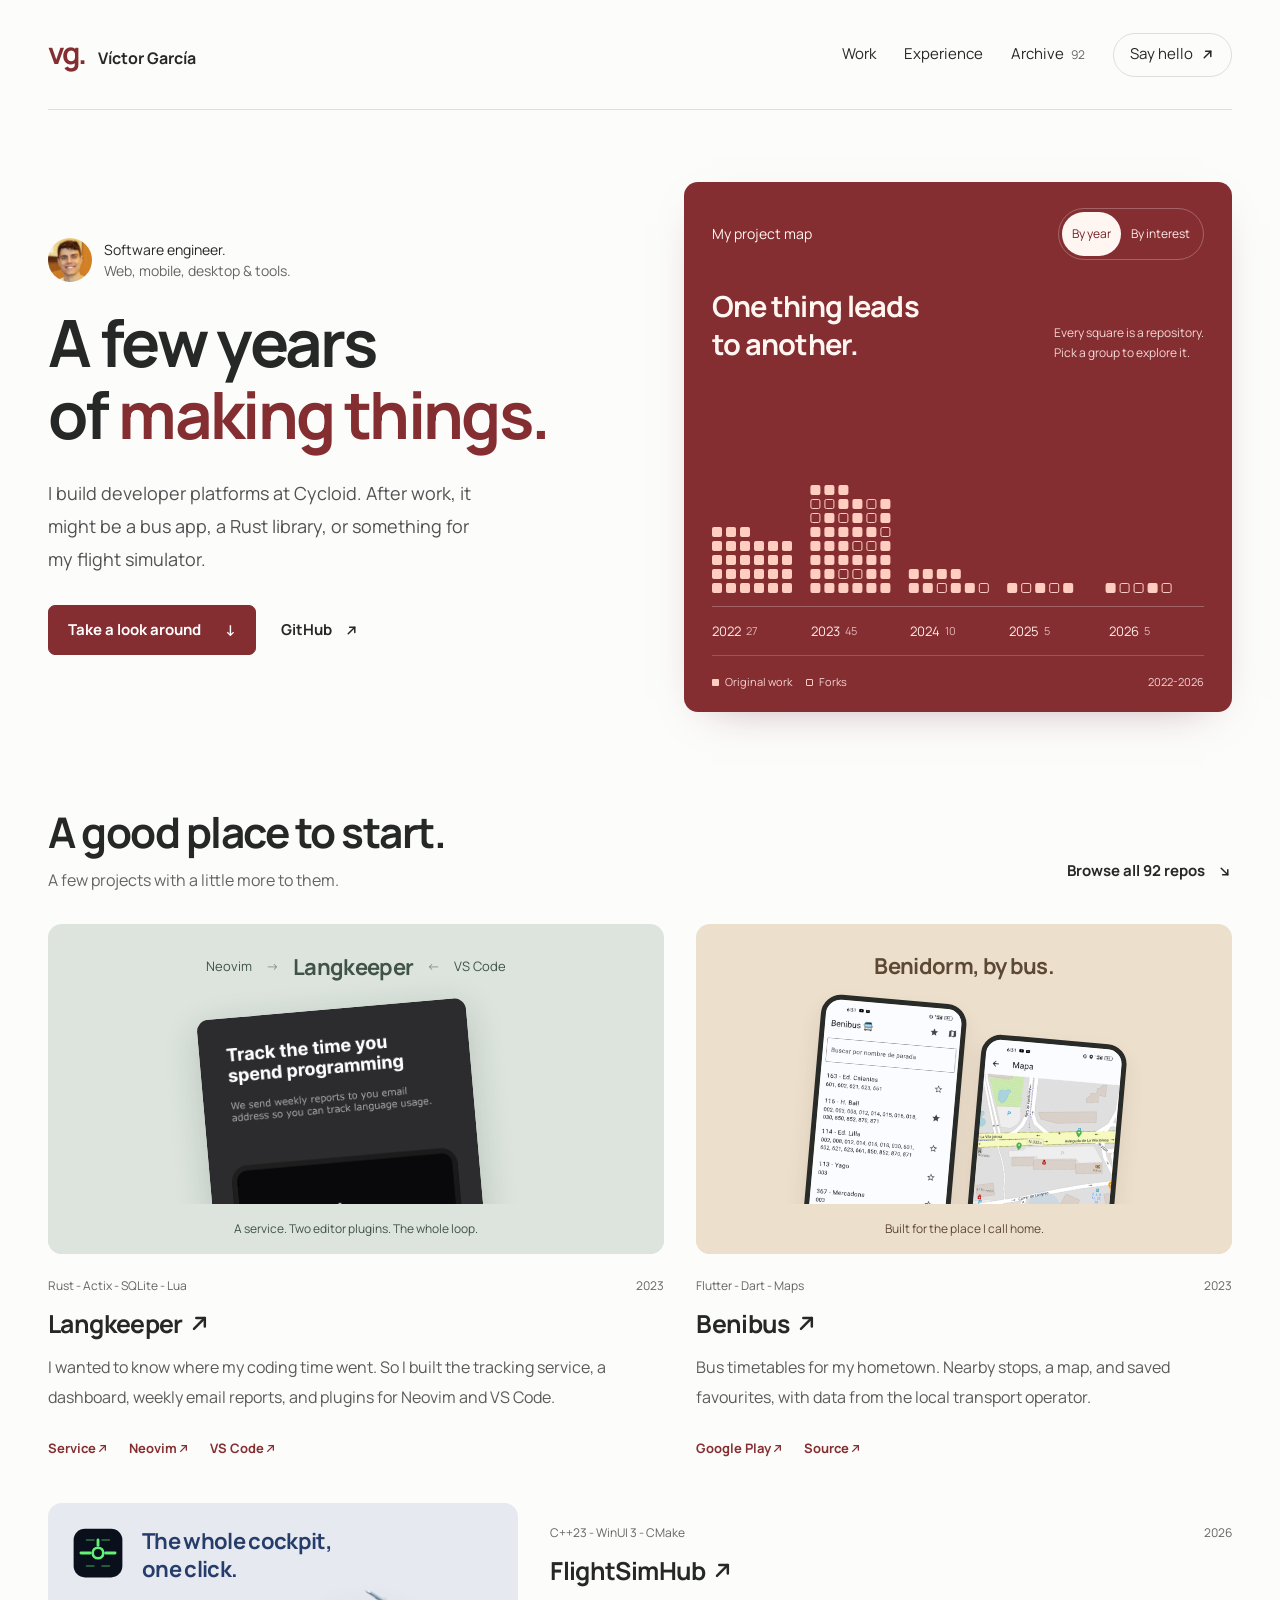
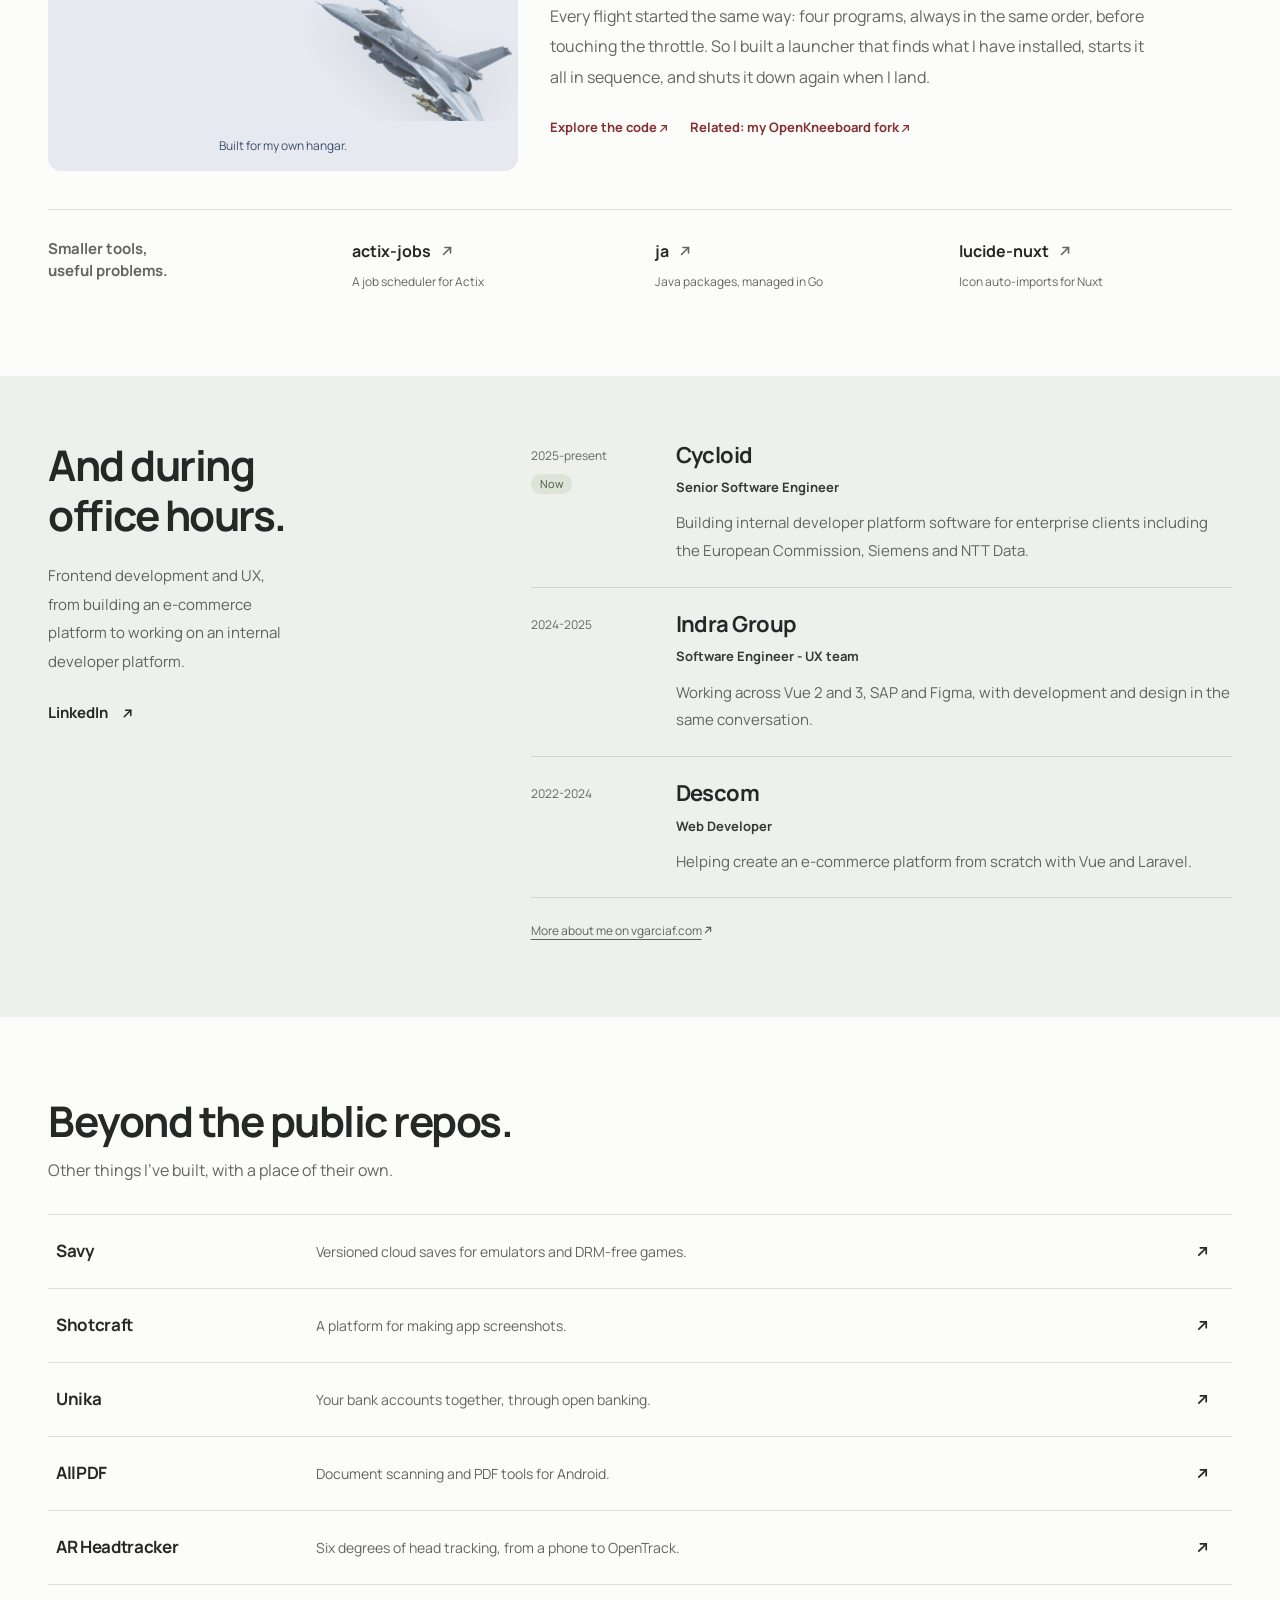
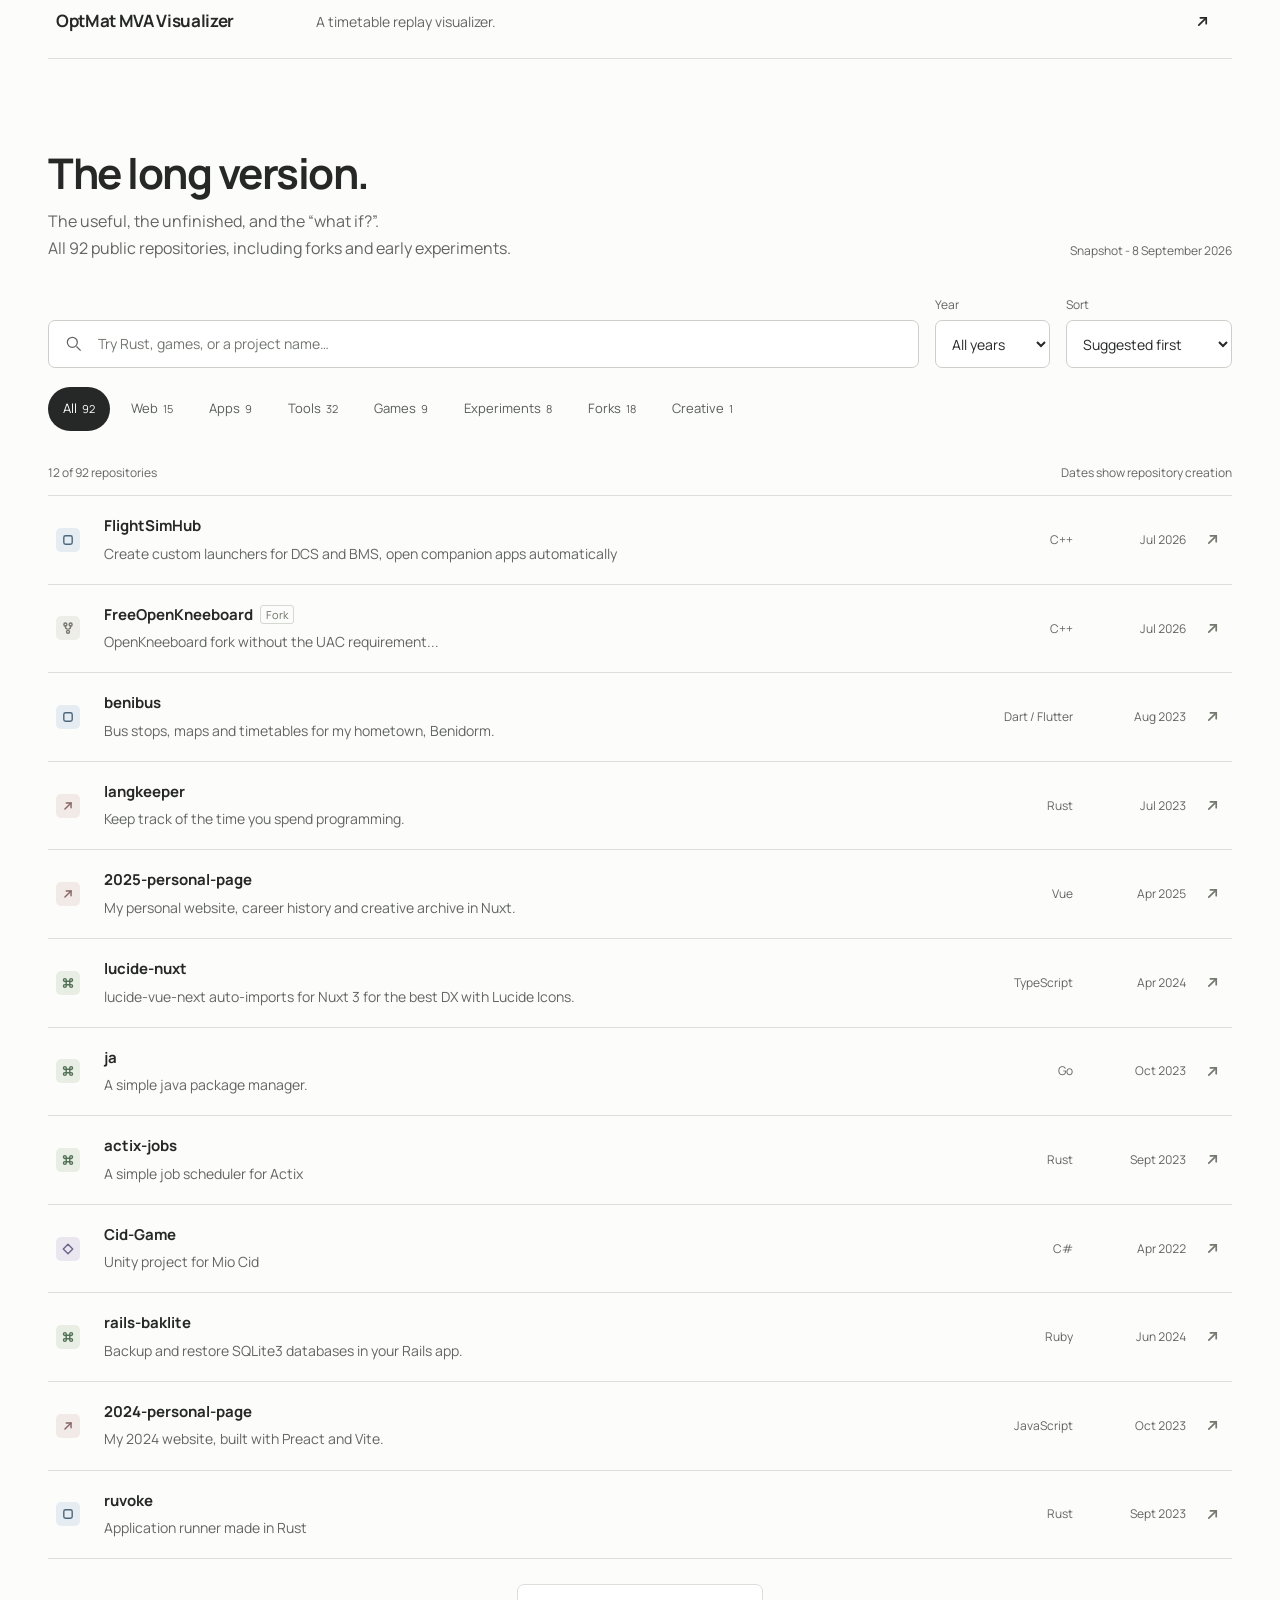
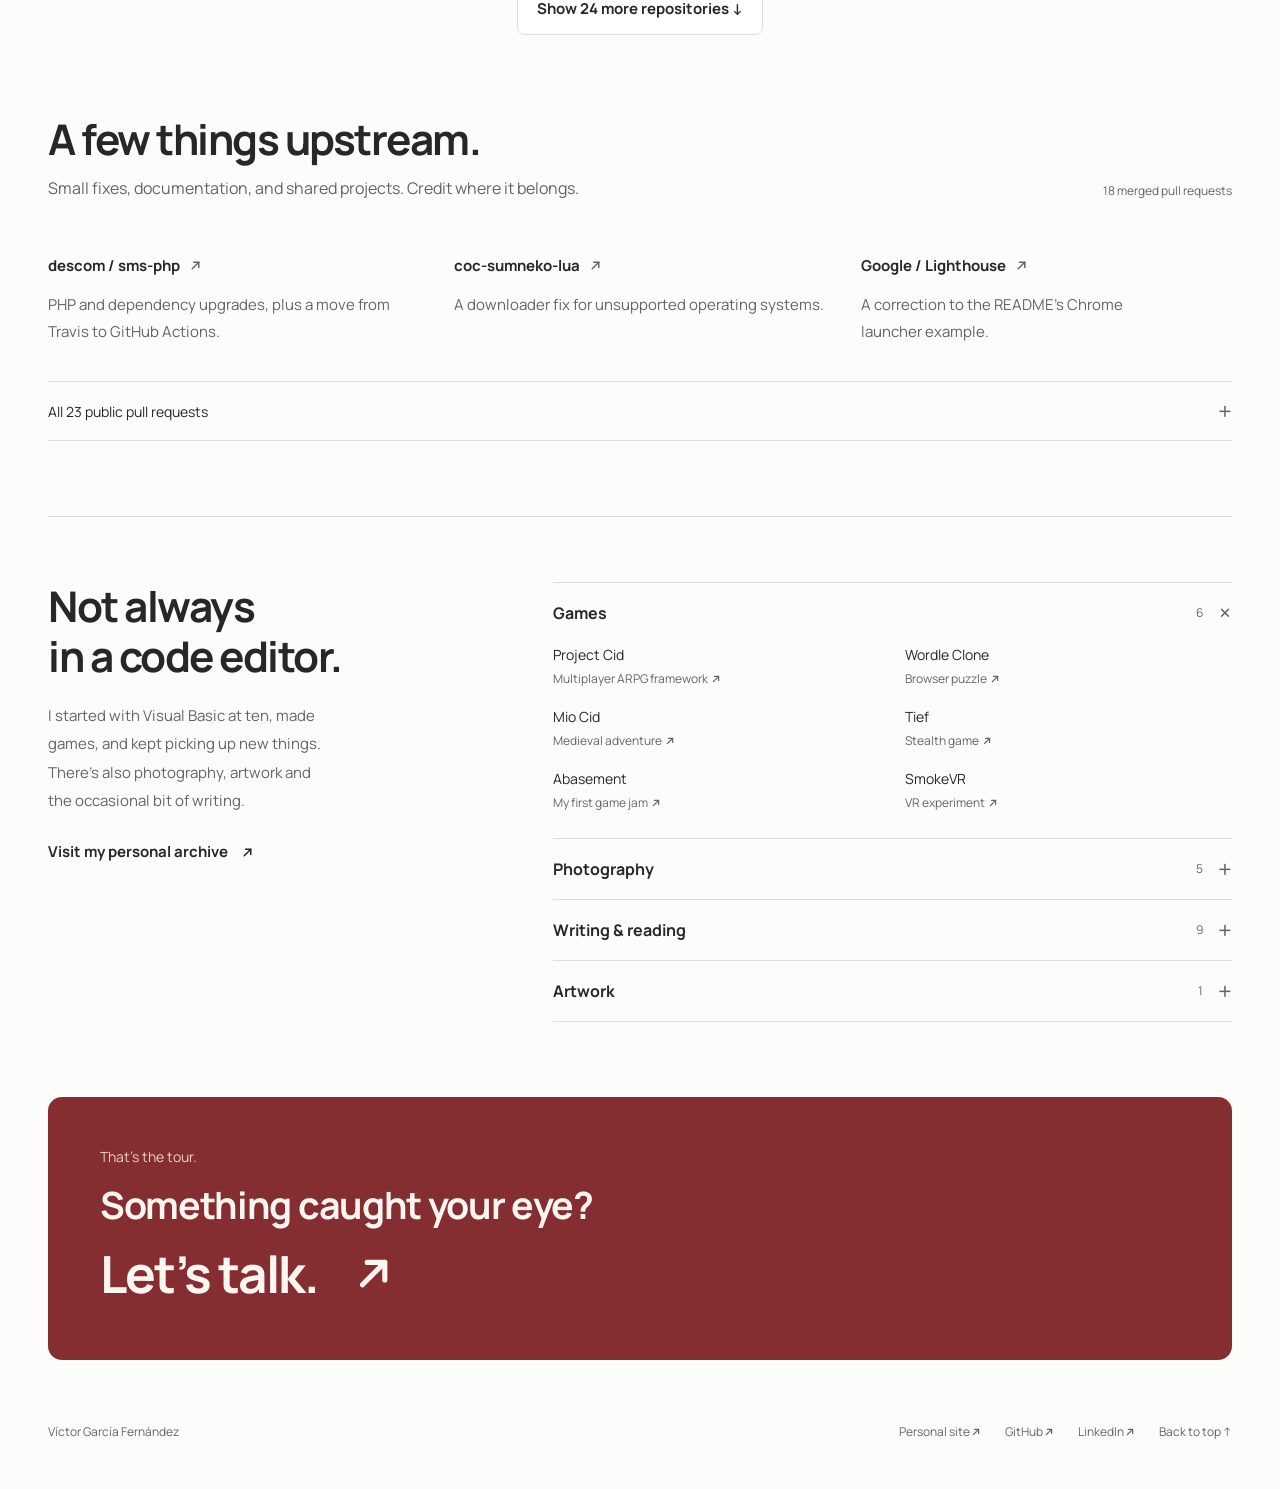
<file: index.html>
<!doctype html>
<html lang="en">
  <head>
    <meta charset="utf-8" />
    <meta name="viewport" content="width=device-width, initial-scale=1" />
    <meta name="theme-color" content="#852e32" />
    <title>
      Víctor García: software, side projects & everything in between
    </title>
    <meta
      name="description"
      content="Software engineer working across web, mobile, desktop and developer tools. Explore Víctor García's projects, open-source contributions and creative work, from 2022 to today."
    />
    <meta
      property="og:title"
      content="Víctor García: a few years of making things"
    />
    <meta
      property="og:description"
      content="Software engineer. Web, mobile, desktop, developer tools and an archive of 92 public repositories."
    />
    <meta property="og:type" content="website" />
    <meta property="og:url" content="https://apps.vgarciaf.com/" />
    <meta
      property="og:image"
      content="https://apps.vgarciaf.com/assets/portrait.jpeg"
    />
    <link rel="canonical" href="https://apps.vgarciaf.com/" />
    <link rel="icon" href="assets/favicon.svg" type="image/svg+xml" />
    <link
      rel="preload"
      href="assets/manrope-regular.ttf"
      as="font"
      type="font/ttf"
      crossorigin
    />
    <link rel="stylesheet" href="portfolio.css" />
    <script src="portfolio.js" defer></script>
  </head>
  <body>
    <a class="skip-link" href="#main">Skip to content</a>
    <header class="site-header wrap">
      <a class="identity" href="#main" aria-label="Víctor García, home"
        ><span class="monogram" aria-hidden="true">vg.</span
        ><span>Víctor García</span></a
      >
      <nav aria-label="Main navigation">
        <a href="#work">Work</a><a href="#experience">Experience</a
        ><a href="#archive">Archive <span class="nav-count">92</span></a
        ><a class="contact-link" href="mailto:victorgf2011@gmail.com"
          >Say hello <svg class="icon" viewBox="0 0 16 16" aria-hidden="true" fill="none" stroke="currentColor" stroke-width="1.6" stroke-linecap="round" stroke-linejoin="round"><path d="M4.5 11.5 11.5 4.5"/><path d="M6 4.5h5.5V10"/></svg></a
        >
      </nav>
    </header>
    <main id="main">
      <section class="hero wrap" aria-labelledby="hero-title">
        <div class="hero-copy">
          <div class="intro">
            <button class="portrait" type="button" disabled aria-label="See a bigger photo of Víctor">
              <img
                src="assets/portrait.jpeg"
                width="44"
                height="44"
                alt="Víctor García"
              />
              <span class="wave" aria-hidden="true">
                <img
                  src="assets/hand-wave.png"
                  width="123"
                  height="111"
                  alt=""
                />
              </span>
            </button>
            <p>Software engineer.<br /><span>Web, mobile, desktop &amp; tools.</span></p>
          </div>
          <h1 id="hero-title">
            A few years <br />of <span>making things.</span>
          </h1>
          <p class="hero-description">
            I build developer platforms at Cycloid. After work, it might be a
            bus app, a Rust library, or something for my flight simulator.
          </p>
          <div class="hero-links">
            <a class="button primary" href="#work"
              >Take a look around <span aria-hidden="true">↓</span></a
            ><a class="text-link" href="https://github.com/TortitasT"
              >GitHub <svg class="icon" viewBox="0 0 16 16" aria-hidden="true" fill="none" stroke="currentColor" stroke-width="1.6" stroke-linecap="round" stroke-linejoin="round"><path d="M4.5 11.5 11.5 4.5"/><path d="M6 4.5h5.5V10"/></svg></a
            >
          </div>
        </div>
        <div class="atlas" aria-label="Public repositories by creation year">
          <div class="atlas-top">
            <span>My project map</span>
            <div class="segmented js-only" aria-label="Group project map">
              <button type="button" data-layout="year" aria-pressed="true">
                By year</button
              ><button
                type="button"
                data-layout="category"
                aria-pressed="false"
              >
                By interest
              </button>
            </div>
          </div>
          <div class="atlas-story">
            <strong>One thing leads <br />to another.</strong>
            <p>
              Every square is a repository.<br />Pick a group to explore it.
            </p>
          </div>
          <div class="plot" aria-hidden="true"><span class="plot-dot" data-name="2022-personal-page" data-fork="false" style="--x:0%;--y:14px"></span><span class="plot-dot" data-name="2023-personal-page" data-fork="false" style="--x:3%;--y:14px"></span><span class="plot-dot" data-name="2023-personal-page-fresh" data-fork="false" style="--x:6%;--y:14px"></span><span class="plot-dot" data-name="2023-personal-page-next" data-fork="false" style="--x:9%;--y:14px"></span><span class="plot-dot" data-name="2023-personal-page-nuxt3-v1" data-fork="false" style="--x:0%;--y:28px"></span><span class="plot-dot" data-name="2024-personal-page" data-fork="false" style="--x:20%;--y:14px"></span><span class="plot-dot" data-name="2025-personal-page" data-fork="false" style="--x:60%;--y:14px"></span><span class="plot-dot" data-name="actix-jobs" data-fork="false" style="--x:23%;--y:14px"></span><span class="plot-dot" data-name="advent-of-code-2022" data-fork="false" style="--x:3%;--y:28px"></span><span class="plot-dot" data-name="advent-of-code-2023" data-fork="false" style="--x:26%;--y:14px"></span><span class="plot-dot" data-name="advent-of-vue-2022" data-fork="false" style="--x:6%;--y:28px"></span><span class="plot-dot" data-name="alend" data-fork="false" style="--x:29%;--y:14px"></span><span class="plot-dot" data-name="android-platform-tools-installer" data-fork="false" style="--x:20%;--y:28px"></span><span class="plot-dot" data-name="auth-laravel-nuxt3" data-fork="false" style="--x:23%;--y:28px"></span><span class="plot-dot" data-name="benibus" data-fork="false" style="--x:26%;--y:28px"></span><span class="plot-dot" data-name="celar" data-fork="false" style="--x:9%;--y:28px"></span><span class="plot-dot" data-name="chemical-dam" data-fork="false" style="--x:29%;--y:28px"></span><span class="plot-dot" data-name="Cid-Game" data-fork="false" style="--x:0%;--y:42px"></span><span class="plot-dot" data-name="Cid-Server" data-fork="false" style="--x:3%;--y:42px"></span><span class="plot-dot" data-name="Cid-Server-GUI" data-fork="false" style="--x:6%;--y:42px"></span><span class="plot-dot" data-name="coc-intelephense" data-fork="true" style="--x:20%;--y:42px"></span><span class="plot-dot" data-name="coc-sumneko-lua" data-fork="true" style="--x:23%;--y:42px"></span><span class="plot-dot" data-name="con" data-fork="false" style="--x:26%;--y:42px"></span><span class="plot-dot" data-name="cookhub" data-fork="false" style="--x:29%;--y:42px"></span><span class="plot-dot" data-name="cooklang-js" data-fork="true" style="--x:63%;--y:14px"></span><span class="plot-dot" data-name="cpp-utils" data-fork="false" style="--x:20%;--y:56px"></span><span class="plot-dot" data-name="dam-battleship" data-fork="false" style="--x:23%;--y:56px"></span><span class="plot-dot" data-name="dam-nginx-docker" data-fork="false" style="--x:26%;--y:56px"></span><span class="plot-dot" data-name="dam-webpage" data-fork="false" style="--x:29%;--y:56px"></span><span class="plot-dot" data-name="dam2-delivery" data-fork="false" style="--x:20%;--y:70px"></span><span class="plot-dot" data-name="dbasado" data-fork="false" style="--x:23%;--y:70px"></span><span class="plot-dot" data-name="deno-api-auth" data-fork="false" style="--x:26%;--y:70px"></span><span class="plot-dot" data-name="dimers" data-fork="false" style="--x:29%;--y:70px"></span><span class="plot-dot" data-name="docker-sdk" data-fork="false" style="--x:20%;--y:84px"></span><span class="plot-dot" data-name="dormlite" data-fork="false" style="--x:9%;--y:42px"></span><span class="plot-dot" data-name="dotfiles" data-fork="false" style="--x:0%;--y:56px"></span><span class="plot-dot" data-name="edi" data-fork="false" style="--x:40%;--y:14px"></span><span class="plot-dot" data-name="FlightSimHub" data-fork="false" style="--x:80%;--y:14px"></span><span class="plot-dot" data-name="framework" data-fork="true" style="--x:23%;--y:84px"></span><span class="plot-dot" data-name="FreeOpenKneeboard" data-fork="true" style="--x:83%;--y:14px"></span><span class="plot-dot" data-name="go-web-documentation" data-fork="true" style="--x:26%;--y:84px"></span><span class="plot-dot" data-name="htemele" data-fork="false" style="--x:29%;--y:84px"></span><span class="plot-dot" data-name="i2p.website" data-fork="true" style="--x:86%;--y:14px"></span><span class="plot-dot" data-name="ja" data-fork="false" style="--x:20%;--y:98px"></span><span class="plot-dot" data-name="java-utils" data-fork="false" style="--x:23%;--y:98px"></span><span class="plot-dot" data-name="jenu" data-fork="false" style="--x:26%;--y:98px"></span><span class="plot-dot" data-name="langkeeper" data-fork="false" style="--x:29%;--y:98px"></span><span class="plot-dot" data-name="langkeeper.nvim" data-fork="false" style="--x:20%;--y:112px"></span><span class="plot-dot" data-name="lighthouse" data-fork="true" style="--x:23%;--y:112px"></span><span class="plot-dot" data-name="lucide-nuxt" data-fork="false" style="--x:43%;--y:14px"></span><span class="plot-dot" data-name="media" data-fork="false" style="--x:66%;--y:14px"></span><span class="plot-dot" data-name="mini.nvim" data-fork="true" style="--x:26%;--y:112px"></span><span class="plot-dot" data-name="monkeytype" data-fork="true" style="--x:46%;--y:14px"></span><span class="plot-dot" data-name="museeks" data-fork="true" style="--x:69%;--y:14px"></span><span class="plot-dot" data-name="node-telnet-server" data-fork="false" style="--x:3%;--y:56px"></span><span class="plot-dot" data-name="node-typescript-module" data-fork="false" style="--x:29%;--y:112px"></span><span class="plot-dot" data-name="pages" data-fork="false" style="--x:89%;--y:14px"></span><span class="plot-dot" data-name="patata-recipes" data-fork="true" style="--x:20%;--y:126px"></span><span class="plot-dot" data-name="php-ffi-rust-test" data-fork="false" style="--x:23%;--y:126px"></span><span class="plot-dot" data-name="php-skeleton" data-fork="true" style="--x:26%;--y:126px"></span><span class="plot-dot" data-name="prettier-config" data-fork="false" style="--x:29%;--y:126px"></span><span class="plot-dot" data-name="privacy-policy" data-fork="false" style="--x:60%;--y:28px"></span><span class="plot-dot" data-name="prot" data-fork="false" style="--x:6%;--y:56px"></span><span class="plot-dot" data-name="rails-baklite" data-fork="false" style="--x:49%;--y:14px"></span><span class="plot-dot" data-name="realtime-income" data-fork="false" style="--x:40%;--y:28px"></span><span class="plot-dot" data-name="roar-ng-ii" data-fork="true" style="--x:20%;--y:140px"></span><span class="plot-dot" data-name="rpg-kata" data-fork="true" style="--x:23%;--y:140px"></span><span class="plot-dot" data-name="ruvoke" data-fork="false" style="--x:26%;--y:140px"></span><span class="plot-dot" data-name="SAO-FCT-Autofill" data-fork="false" style="--x:9%;--y:56px"></span><span class="plot-dot" data-name="shadcn-vue" data-fork="true" style="--x:43%;--y:28px"></span><span class="plot-dot" data-name="sharpit" data-fork="false" style="--x:29%;--y:140px"></span><span class="plot-dot" data-name="sms-php" data-fork="true" style="--x:20%;--y:154px"></span><span class="plot-dot" data-name="ssh-cli" data-fork="false" style="--x:46%;--y:28px"></span><span class="plot-dot" data-name="stock-forecast" data-fork="false" style="--x:49%;--y:28px"></span><span class="plot-dot" data-name="styles" data-fork="false" style="--x:0%;--y:70px"></span><span class="plot-dot" data-name="SWDM-Generator" data-fork="false" style="--x:3%;--y:70px"></span><span class="plot-dot" data-name="taskt" data-fork="false" style="--x:23%;--y:154px"></span><span class="plot-dot" data-name="taskt-server" data-fork="false" style="--x:26%;--y:154px"></span><span class="plot-dot" data-name="telnet-mmo" data-fork="false" style="--x:6%;--y:70px"></span><span class="plot-dot" data-name="telnet-mmo-editor" data-fork="false" style="--x:9%;--y:70px"></span><span class="plot-dot" data-name="tevent" data-fork="false" style="--x:0%;--y:84px"></span><span class="plot-dot" data-name="tomodoro" data-fork="false" style="--x:40%;--y:42px"></span><span class="plot-dot" data-name="TortitasT" data-fork="false" style="--x:3%;--y:84px"></span><span class="plot-dot" data-name="trouter" data-fork="false" style="--x:6%;--y:84px"></span><span class="plot-dot" data-name="tsh" data-fork="false" style="--x:9%;--y:84px"></span><span class="plot-dot" data-name="Tux-Memory" data-fork="false" style="--x:0%;--y:98px"></span><span class="plot-dot" data-name="vscode-langkeeper" data-fork="false" style="--x:29%;--y:154px"></span><span class="plot-dot" data-name="vue3-electron-forge" data-fork="false" style="--x:20%;--y:168px"></span><span class="plot-dot" data-name="weather-react" data-fork="false" style="--x:43%;--y:42px"></span><span class="plot-dot" data-name="Wordle-Clone" data-fork="false" style="--x:3%;--y:98px"></span><span class="plot-dot" data-name="workflows" data-fork="false" style="--x:6%;--y:98px"></span><span class="plot-dot" data-name="wt" data-fork="true" style="--x:80%;--y:28px"></span></div>
          <div class="plot-labels"><a href="#archive" data-group="2022">2022<small>27</small></a><a href="#archive" data-group="2023">2023<small>45</small></a><a href="#archive" data-group="2024">2024<small>10</small></a><a href="#archive" data-group="2025">2025<small>5</small></a><a href="#archive" data-group="2026">2026<small>5</small></a></div>
          <div class="atlas-bottom">
            <span
              ><i class="legend-square" aria-hidden="true"></i> Original work
              <i class="legend-square fork" aria-hidden="true"></i> Forks</span
            ><span>2022-2026</span>
          </div>
        </div>
      </section>

      <section class="work-section wrap" id="work" aria-labelledby="work-title">
        <div class="section-heading">
          <div>
            <h2 id="work-title">A good place to start.</h2>
            <p>A few projects with a little more to them.</p>
          </div>
          <a class="text-link" href="#archive"
            >Browse all 92 repos <svg class="icon" viewBox="0 0 16 16" aria-hidden="true" fill="none" stroke="currentColor" stroke-width="1.6" stroke-linecap="round" stroke-linejoin="round"><path d="M4.5 4.5 11.5 11.5"/><path d="M11.5 6v5.5H6"/></svg></a
          >
        </div>
        <div class="featured-grid">
          <article class="project feature-langkeeper">
            <a
              class="project-art langkeeper-art"
              href="https://github.com/TortitasT/langkeeper"
              aria-label="Explore Langkeeper on GitHub"
            >
              <div class="ecosystem">
                <span>Neovim</span
                ><span class="connector" aria-hidden="true">→</span
                ><strong>Langkeeper</strong
                ><span class="connector" aria-hidden="true">←</span
                ><span>VS Code</span>
              </div>
              <img
                class="langkeeper-shot"
                src="assets/langkeeper.png"
                width="1242"
                height="2688"
                loading="lazy"
                alt="Langkeeper dashboard showing time spent in different programming languages"
              />
              <span class="art-caption"
                >A service. Two editor plugins. The whole loop.</span
              >
            </a>
            <div class="project-copy">
              <div class="project-meta">
                <span>Rust - Actix - SQLite - Lua</span
                ><time datetime="2023-07-31">2023</time>
              </div>
              <h3>
                <a href="https://github.com/TortitasT/langkeeper"
                  >Langkeeper <svg class="icon" viewBox="0 0 16 16" aria-hidden="true" fill="none" stroke="currentColor" stroke-width="1.6" stroke-linecap="round" stroke-linejoin="round"><path d="M4.5 11.5 11.5 4.5"/><path d="M6 4.5h5.5V10"/></svg></a
                >
              </h3>
              <p>
                I wanted to know where my coding time went. So I built the
                tracking service, a dashboard, weekly email reports, and plugins
                for Neovim and VS Code.
              </p>
              <div class="project-links">
                <a href="https://github.com/TortitasT/langkeeper">Service <svg class="icon" viewBox="0 0 16 16" aria-hidden="true" fill="none" stroke="currentColor" stroke-width="1.6" stroke-linecap="round" stroke-linejoin="round"><path d="M4.5 11.5 11.5 4.5"/><path d="M6 4.5h5.5V10"/></svg></a
                ><a href="https://github.com/TortitasT/langkeeper.nvim"
                  >Neovim <svg class="icon" viewBox="0 0 16 16" aria-hidden="true" fill="none" stroke="currentColor" stroke-width="1.6" stroke-linecap="round" stroke-linejoin="round"><path d="M4.5 11.5 11.5 4.5"/><path d="M6 4.5h5.5V10"/></svg></a
                ><a href="https://github.com/TortitasT/vscode-langkeeper"
                  >VS Code <svg class="icon" viewBox="0 0 16 16" aria-hidden="true" fill="none" stroke="currentColor" stroke-width="1.6" stroke-linecap="round" stroke-linejoin="round"><path d="M4.5 11.5 11.5 4.5"/><path d="M6 4.5h5.5V10"/></svg></a
                >
              </div>
            </div>
          </article>
          <article class="project feature-benibus">
            <a
              class="project-art benibus-art"
              href="https://github.com/TortitasT/benibus"
              aria-label="Explore Benibus on GitHub"
              ><span class="bus-label">Benidorm, by bus.</span>
              <div class="phone-pair">
                <img
                  src="assets/benibus-stops.jpeg"
                  width="921"
                  height="2048"
                  loading="lazy"
                  alt="Benibus nearby bus stops"
                /><img
                  src="assets/benibus-map.jpeg"
                  width="921"
                  height="2048"
                  loading="lazy"
                  alt="Benibus map of bus stops in Benidorm"
                />
              </div>
              <span class="art-caption"
                >Built for the place I call home.</span
              ></a
            >
            <div class="project-copy">
              <div class="project-meta">
                <span>Flutter - Dart - Maps</span
                ><time datetime="2023-08-10">2023</time>
              </div>
              <h3>
                <a href="https://github.com/TortitasT/benibus"
                  >Benibus <svg class="icon" viewBox="0 0 16 16" aria-hidden="true" fill="none" stroke="currentColor" stroke-width="1.6" stroke-linecap="round" stroke-linejoin="round"><path d="M4.5 11.5 11.5 4.5"/><path d="M6 4.5h5.5V10"/></svg></a
                >
              </h3>
              <p>
                Bus timetables for my hometown. Nearby stops, a map, and saved
                favourites, with data from the local transport operator.
              </p>
              <div class="project-links">
                <a
                  href="https://play.google.com/store/apps/details?id=eu.tortitas.benibus"
                  >Google Play <svg class="icon" viewBox="0 0 16 16" aria-hidden="true" fill="none" stroke="currentColor" stroke-width="1.6" stroke-linecap="round" stroke-linejoin="round"><path d="M4.5 11.5 11.5 4.5"/><path d="M6 4.5h5.5V10"/></svg></a
                ><a href="https://github.com/TortitasT/benibus">Source <svg class="icon" viewBox="0 0 16 16" aria-hidden="true" fill="none" stroke="currentColor" stroke-width="1.6" stroke-linecap="round" stroke-linejoin="round"><path d="M4.5 11.5 11.5 4.5"/><path d="M6 4.5h5.5V10"/></svg></a>
              </div>
            </div>
          </article>
        </div>
        <article class="flight-project">
          <div class="flight-visual">
            <img
              class="f16"
              src="assets/f16.png"
              width="653"
              height="383"
              loading="lazy"
              alt=""
            />
            <img src="assets/flight-sim.svg" alt="" width="80" height="80" />
            <span class="flight-label">The whole cockpit,<br />one click.</span>
            <p>Built for my own hangar.</p>
          </div>
          <div class="flight-copy">
            <div class="project-meta">
              <span>C++23 - WinUI 3 - CMake</span
              ><time datetime="2026-07-16">2026</time>
            </div>
            <h3>
              <a href="https://github.com/TortitasT/FlightSimHub"
                >FlightSimHub <svg class="icon" viewBox="0 0 16 16" aria-hidden="true" fill="none" stroke="currentColor" stroke-width="1.6" stroke-linecap="round" stroke-linejoin="round"><path d="M4.5 11.5 11.5 4.5"/><path d="M6 4.5h5.5V10"/></svg></a
              >
            </h3>
            <p>
              Every flight started the same way: four programs, always in the
              same order, before touching the throttle. So I built a launcher
              that finds what I have installed, starts it all in sequence, and
              shuts it down again when I land.
            </p>
            <div class="project-links">
              <a href="https://github.com/TortitasT/FlightSimHub"
                >Explore the code <svg class="icon" viewBox="0 0 16 16" aria-hidden="true" fill="none" stroke="currentColor" stroke-width="1.6" stroke-linecap="round" stroke-linejoin="round"><path d="M4.5 11.5 11.5 4.5"/><path d="M6 4.5h5.5V10"/></svg></a
              ><a href="https://github.com/TortitasT/FreeOpenKneeboard"
                >Related: my OpenKneeboard fork <svg class="icon" viewBox="0 0 16 16" aria-hidden="true" fill="none" stroke="currentColor" stroke-width="1.6" stroke-linecap="round" stroke-linejoin="round"><path d="M4.5 11.5 11.5 4.5"/><path d="M6 4.5h5.5V10"/></svg></a
              >
            </div>
          </div>
        </article>
        <div class="tool-shelf">
          <p class="shelf-title">Smaller tools,<br />useful problems.</p>
          <a href="https://github.com/TortitasT/actix-jobs"
            ><span>actix-jobs <b><svg class="icon" viewBox="0 0 16 16" aria-hidden="true" fill="none" stroke="currentColor" stroke-width="1.6" stroke-linecap="round" stroke-linejoin="round"><path d="M4.5 11.5 11.5 4.5"/><path d="M6 4.5h5.5V10"/></svg></b></span
            ><small>A job scheduler for Actix</small></a
          ><a href="https://github.com/TortitasT/ja"
            ><span>ja <b><svg class="icon" viewBox="0 0 16 16" aria-hidden="true" fill="none" stroke="currentColor" stroke-width="1.6" stroke-linecap="round" stroke-linejoin="round"><path d="M4.5 11.5 11.5 4.5"/><path d="M6 4.5h5.5V10"/></svg></b></span
            ><small>Java packages, managed in Go</small></a
          ><a href="https://github.com/TortitasT/lucide-nuxt"
            ><span>lucide-nuxt <b><svg class="icon" viewBox="0 0 16 16" aria-hidden="true" fill="none" stroke="currentColor" stroke-width="1.6" stroke-linecap="round" stroke-linejoin="round"><path d="M4.5 11.5 11.5 4.5"/><path d="M6 4.5h5.5V10"/></svg></b></span
            ><small>Icon auto-imports for Nuxt</small></a
          >
        </div>
      </section>

      <section
        class="experience-section"
        id="experience"
        aria-labelledby="experience-title"
      >
        <div class="wrap experience-grid">
          <div class="experience-intro">
            <h2 id="experience-title">And during <br />office hours.</h2>
            <p>
              Frontend development and UX, from building an e-commerce platform
              to working on an internal developer platform.
            </p>
            <a class="text-link" href="https://www.linkedin.com/in/vgarciafer/"
              >LinkedIn <svg class="icon" viewBox="0 0 16 16" aria-hidden="true" fill="none" stroke="currentColor" stroke-width="1.6" stroke-linecap="round" stroke-linejoin="round"><path d="M4.5 11.5 11.5 4.5"/><path d="M6 4.5h5.5V10"/></svg></a
            >
          </div>
          <div class="career-list">
            <article class="career">
              <div class="career-date">
                2025-present<span class="current">Now</span>
              </div>
              <div>
                <h3>Cycloid</h3>
                <p class="role">Senior Software Engineer</p>
                <p>
                  Building internal developer platform software for enterprise
                  clients including the European Commission, Siemens and NTT
                  Data.
                </p>
              </div>
            </article>
            <article class="career">
              <div class="career-date">2024-2025</div>
              <div>
                <h3>Indra Group</h3>
                <p class="role">Software Engineer - UX team</p>
                <p>
                  Working across Vue 2 and 3, SAP and Figma, with development
                  and design in the same conversation.
                </p>
              </div>
            </article>
            <article class="career">
              <div class="career-date">2022-2024</div>
              <div>
                <h3>Descom</h3>
                <p class="role">Web Developer</p>
                <p>
                  Helping create an e-commerce platform from scratch with Vue
                  and Laravel.
                </p>
              </div>
            </article>
            <a class="career-source" href="https://vgarciaf.com/about"
              >More about me on vgarciaf.com <svg class="icon" viewBox="0 0 16 16" aria-hidden="true" fill="none" stroke="currentColor" stroke-width="1.6" stroke-linecap="round" stroke-linejoin="round"><path d="M4.5 11.5 11.5 4.5"/><path d="M6 4.5h5.5V10"/></svg></a
            >
          </div>
        </div>
      </section>

      <section class="products-section wrap" aria-labelledby="products-title">
        <div class="section-heading">
          <div>
            <h2 id="products-title">Beyond the public repos.</h2>
            <p>Other things I’ve built, with a place of their own.</p>
          </div>
        </div>
        <div class="product-list">
          <a href="https://savy.lol/"
            ><span class="product-name">Savy</span
            ><span>Versioned cloud saves for emulators and DRM-free games.</span
            ><svg class="icon" viewBox="0 0 16 16" aria-hidden="true" fill="none" stroke="currentColor" stroke-width="1.6" stroke-linecap="round" stroke-linejoin="round"><path d="M4.5 11.5 11.5 4.5"/><path d="M6 4.5h5.5V10"/></svg></a
          >
          <a href="https://shotcraft.vercel.app/"
            ><span class="product-name">Shotcraft</span
            ><span>A platform for making app screenshots.</span
            ><svg class="icon" viewBox="0 0 16 16" aria-hidden="true" fill="none" stroke="currentColor" stroke-width="1.6" stroke-linecap="round" stroke-linejoin="round"><path d="M4.5 11.5 11.5 4.5"/><path d="M6 4.5h5.5V10"/></svg></a
          >
          <a href="unika/"
            ><span class="product-name">Unika</span
            ><span>Your bank accounts together, through open banking.</span
            ><svg class="icon" viewBox="0 0 16 16" aria-hidden="true" fill="none" stroke="currentColor" stroke-width="1.6" stroke-linecap="round" stroke-linejoin="round"><path d="M4.5 11.5 11.5 4.5"/><path d="M6 4.5h5.5V10"/></svg></a
          >
          <a href="allpdf/"
            ><span class="product-name">AllPDF</span
            ><span>Document scanning and PDF tools for Android.</span
            ><svg class="icon" viewBox="0 0 16 16" aria-hidden="true" fill="none" stroke="currentColor" stroke-width="1.6" stroke-linecap="round" stroke-linejoin="round"><path d="M4.5 11.5 11.5 4.5"/><path d="M6 4.5h5.5V10"/></svg></a
          >
          <a href="ar-headtracker/"
            ><span class="product-name">AR Headtracker</span
            ><span
              >Six degrees of head tracking, from a phone to OpenTrack.</span
            ><svg class="icon" viewBox="0 0 16 16" aria-hidden="true" fill="none" stroke="currentColor" stroke-width="1.6" stroke-linecap="round" stroke-linejoin="round"><path d="M4.5 11.5 11.5 4.5"/><path d="M6 4.5h5.5V10"/></svg></a
          >
          <a href="optmat-mva-visualizer/"
            ><span class="product-name">OptMat MVA Visualizer</span
            ><span>A timetable replay visualizer.</span
            ><svg class="icon" viewBox="0 0 16 16" aria-hidden="true" fill="none" stroke="currentColor" stroke-width="1.6" stroke-linecap="round" stroke-linejoin="round"><path d="M4.5 11.5 11.5 4.5"/><path d="M6 4.5h5.5V10"/></svg></a
          >
        </div>
      </section>

      <section
        class="archive-section wrap"
        id="archive"
        aria-labelledby="archive-title"
      >
        <div class="section-heading archive-heading">
          <div>
            <h2 id="archive-title">The long version.</h2>
            <p>
              The useful, the unfinished, and the “what if?”.<br />All 92 public
              repositories, including forks and early experiments.
            </p>
          </div>
          <span class="archive-date">Snapshot - 8 September 2026</span>
        </div>
        <form
          class="archive-controls js-only"
          role="search"
          aria-label="Search repositories"
          onsubmit="return false;"
        >
          <label class="search-field"
            ><span class="sr-only">Search repositories</span
            ><svg aria-hidden="true" viewBox="0 0 24 24" width="20" height="20">
              <circle cx="10" cy="10" r="6" />
              <path d="m15 15 5 5" /></svg
            ><input
              id="search"
              type="search"
              placeholder="Try Rust, games, or a project name…"
              autocomplete="off"
          /></label>
          <label
            ><span>Year</span
            ><select id="year">
              <option value="all">All years</option>
              <option>2026</option>
              <option>2025</option>
              <option>2024</option>
              <option>2023</option>
              <option>2022</option>
            </select></label
          >
          <label
            ><span>Sort</span
            ><select id="sort">
              <option value="score">Suggested first</option>
              <option value="newest">Newest created</option>
              <option value="oldest">Oldest created</option>
              <option value="updated">Last pushed</option>
              <option value="name">A-Z</option>
            </select></label
          >
        </form>
        <div
          class="archive-filters js-only"
          role="group"
          aria-label="Filter by kind"
        >
          <button type="button" data-filter="All" aria-pressed="true">All<small>92</small></button><button type="button" data-filter="Web" aria-pressed="false">Web<small>15</small></button><button type="button" data-filter="Apps" aria-pressed="false">Apps<small>9</small></button><button type="button" data-filter="Tools" aria-pressed="false">Tools<small>32</small></button><button type="button" data-filter="Games" aria-pressed="false">Games<small>9</small></button><button type="button" data-filter="Experiments" aria-pressed="false">Experiments<small>8</small></button><button type="button" data-filter="Forks" aria-pressed="false">Forks<small>18</small></button><button type="button" data-filter="Creative" aria-pressed="false">Creative<small>1</small></button>
        </div>
        <div class="archive-status">
          <p id="result-count" role="status" aria-live="polite">
            92 repositories
          </p>
          <button id="reset" class="reset js-only" type="button" hidden>
            Clear filters</button
          ><span>Dates show repository creation</span>
        </div>
        <div class="repo-list" id="repo-list"><a class="repo-row" href="https://github.com/TortitasT/FlightSimHub" data-name="FlightSimHub" data-category="Apps">
      <span class="repo-symbol" aria-hidden="true"><svg class="icon" viewBox="0 0 16 16" aria-hidden="true" fill="none" stroke="currentColor" stroke-width="1.6" stroke-linecap="round" stroke-linejoin="round"><rect x="3.2" y="3.2" width="9.6" height="9.6" rx="2"/></svg></span><div class="repo-text"><h3>FlightSimHub</h3><p>Create custom launchers for DCS and BMS, open companion apps automatically</p></div>
      <span class="repo-language">C++</span><time class="repo-date" datetime="2026-07-16" title="Repository created 2026-07-16">Jul 2026</time><span class="repo-arrow" aria-hidden="true"><svg class="icon" viewBox="0 0 16 16" aria-hidden="true" fill="none" stroke="currentColor" stroke-width="1.6" stroke-linecap="round" stroke-linejoin="round"><path d="M4.5 11.5 11.5 4.5"/><path d="M6 4.5h5.5V10"/></svg></span></a>
<a class="repo-row" href="https://github.com/TortitasT/FreeOpenKneeboard" data-name="FreeOpenKneeboard" data-category="Forks">
      <span class="repo-symbol" aria-hidden="true"><svg class="icon" viewBox="0 0 16 16" aria-hidden="true" fill="none" stroke="currentColor" stroke-width="1.6" stroke-linecap="round" stroke-linejoin="round"><circle cx="5" cy="4" r="1.7"/><circle cx="11" cy="4" r="1.7"/><circle cx="8" cy="12.4" r="1.7"/><path d="M5 5.7v1.1c0 1.2 1 2 2 2.3m4-3.4v1.1c0 1.2-1 2-2 2.3"/></svg></span><div class="repo-text"><h3>FreeOpenKneeboard<span class="fork-badge">Fork</span></h3><p>OpenKneeboard fork without the UAC requirement...</p></div>
      <span class="repo-language">C++</span><time class="repo-date" datetime="2026-07-16" title="Repository created 2026-07-16">Jul 2026</time><span class="repo-arrow" aria-hidden="true"><svg class="icon" viewBox="0 0 16 16" aria-hidden="true" fill="none" stroke="currentColor" stroke-width="1.6" stroke-linecap="round" stroke-linejoin="round"><path d="M4.5 11.5 11.5 4.5"/><path d="M6 4.5h5.5V10"/></svg></span></a>
<a class="repo-row" href="https://github.com/TortitasT/benibus" data-name="benibus" data-category="Apps">
      <span class="repo-symbol" aria-hidden="true"><svg class="icon" viewBox="0 0 16 16" aria-hidden="true" fill="none" stroke="currentColor" stroke-width="1.6" stroke-linecap="round" stroke-linejoin="round"><rect x="3.2" y="3.2" width="9.6" height="9.6" rx="2"/></svg></span><div class="repo-text"><h3>benibus</h3><p>Bus stops, maps and timetables for my hometown, Benidorm.</p></div>
      <span class="repo-language">Dart / Flutter</span><time class="repo-date" datetime="2023-08-10" title="Repository created 2023-08-10">Aug 2023</time><span class="repo-arrow" aria-hidden="true"><svg class="icon" viewBox="0 0 16 16" aria-hidden="true" fill="none" stroke="currentColor" stroke-width="1.6" stroke-linecap="round" stroke-linejoin="round"><path d="M4.5 11.5 11.5 4.5"/><path d="M6 4.5h5.5V10"/></svg></span></a>
<a class="repo-row" href="https://github.com/TortitasT/langkeeper" data-name="langkeeper" data-category="Web">
      <span class="repo-symbol" aria-hidden="true"><svg class="icon" viewBox="0 0 16 16" aria-hidden="true" fill="none" stroke="currentColor" stroke-width="1.6" stroke-linecap="round" stroke-linejoin="round"><path d="M4.5 11.5 11.5 4.5"/><path d="M6 4.5h5.5V10"/></svg></span><div class="repo-text"><h3>langkeeper</h3><p>Keep track of the time you spend programming.</p></div>
      <span class="repo-language">Rust</span><time class="repo-date" datetime="2023-07-31" title="Repository created 2023-07-31">Jul 2023</time><span class="repo-arrow" aria-hidden="true"><svg class="icon" viewBox="0 0 16 16" aria-hidden="true" fill="none" stroke="currentColor" stroke-width="1.6" stroke-linecap="round" stroke-linejoin="round"><path d="M4.5 11.5 11.5 4.5"/><path d="M6 4.5h5.5V10"/></svg></span></a>
<a class="repo-row" href="https://github.com/TortitasT/2025-personal-page" data-name="2025-personal-page" data-category="Web">
      <span class="repo-symbol" aria-hidden="true"><svg class="icon" viewBox="0 0 16 16" aria-hidden="true" fill="none" stroke="currentColor" stroke-width="1.6" stroke-linecap="round" stroke-linejoin="round"><path d="M4.5 11.5 11.5 4.5"/><path d="M6 4.5h5.5V10"/></svg></span><div class="repo-text"><h3>2025-personal-page</h3><p>My personal website, career history and creative archive in Nuxt.</p></div>
      <span class="repo-language">Vue</span><time class="repo-date" datetime="2025-04-21" title="Repository created 2025-04-21">Apr 2025</time><span class="repo-arrow" aria-hidden="true"><svg class="icon" viewBox="0 0 16 16" aria-hidden="true" fill="none" stroke="currentColor" stroke-width="1.6" stroke-linecap="round" stroke-linejoin="round"><path d="M4.5 11.5 11.5 4.5"/><path d="M6 4.5h5.5V10"/></svg></span></a>
<a class="repo-row" href="https://github.com/TortitasT/lucide-nuxt" data-name="lucide-nuxt" data-category="Tools">
      <span class="repo-symbol" aria-hidden="true"><svg class="icon" viewBox="0 0 16 16" aria-hidden="true" fill="none" stroke="currentColor" stroke-width="1.6" stroke-linecap="round" stroke-linejoin="round"><path d="M6 6h4v4H6Z"/><path d="M6 6V4.6a1.6 1.6 0 1 0-1.6 1.6H6Zm4 0V4.6a1.6 1.6 0 1 1 1.6 1.6H10ZM6 10v1.4a1.6 1.6 0 1 1-1.6-1.6H6Zm4 0v1.4a1.6 1.6 0 1 0 1.6-1.6H10Z"/></svg></span><div class="repo-text"><h3>lucide-nuxt</h3><p>lucide-vue-next auto-imports for Nuxt 3 for the best DX with Lucide Icons.</p></div>
      <span class="repo-language">TypeScript</span><time class="repo-date" datetime="2024-04-26" title="Repository created 2024-04-26">Apr 2024</time><span class="repo-arrow" aria-hidden="true"><svg class="icon" viewBox="0 0 16 16" aria-hidden="true" fill="none" stroke="currentColor" stroke-width="1.6" stroke-linecap="round" stroke-linejoin="round"><path d="M4.5 11.5 11.5 4.5"/><path d="M6 4.5h5.5V10"/></svg></span></a>
<a class="repo-row" href="https://github.com/TortitasT/ja" data-name="ja" data-category="Tools">
      <span class="repo-symbol" aria-hidden="true"><svg class="icon" viewBox="0 0 16 16" aria-hidden="true" fill="none" stroke="currentColor" stroke-width="1.6" stroke-linecap="round" stroke-linejoin="round"><path d="M6 6h4v4H6Z"/><path d="M6 6V4.6a1.6 1.6 0 1 0-1.6 1.6H6Zm4 0V4.6a1.6 1.6 0 1 1 1.6 1.6H10ZM6 10v1.4a1.6 1.6 0 1 1-1.6-1.6H6Zm4 0v1.4a1.6 1.6 0 1 0 1.6-1.6H10Z"/></svg></span><div class="repo-text"><h3>ja</h3><p>A simple java package manager.</p></div>
      <span class="repo-language">Go</span><time class="repo-date" datetime="2023-10-13" title="Repository created 2023-10-13">Oct 2023</time><span class="repo-arrow" aria-hidden="true"><svg class="icon" viewBox="0 0 16 16" aria-hidden="true" fill="none" stroke="currentColor" stroke-width="1.6" stroke-linecap="round" stroke-linejoin="round"><path d="M4.5 11.5 11.5 4.5"/><path d="M6 4.5h5.5V10"/></svg></span></a>
<a class="repo-row" href="https://github.com/TortitasT/actix-jobs" data-name="actix-jobs" data-category="Tools">
      <span class="repo-symbol" aria-hidden="true"><svg class="icon" viewBox="0 0 16 16" aria-hidden="true" fill="none" stroke="currentColor" stroke-width="1.6" stroke-linecap="round" stroke-linejoin="round"><path d="M6 6h4v4H6Z"/><path d="M6 6V4.6a1.6 1.6 0 1 0-1.6 1.6H6Zm4 0V4.6a1.6 1.6 0 1 1 1.6 1.6H10ZM6 10v1.4a1.6 1.6 0 1 1-1.6-1.6H6Zm4 0v1.4a1.6 1.6 0 1 0 1.6-1.6H10Z"/></svg></span><div class="repo-text"><h3>actix-jobs</h3><p>A simple job scheduler for Actix</p></div>
      <span class="repo-language">Rust</span><time class="repo-date" datetime="2023-09-13" title="Repository created 2023-09-13">Sep 2023</time><span class="repo-arrow" aria-hidden="true"><svg class="icon" viewBox="0 0 16 16" aria-hidden="true" fill="none" stroke="currentColor" stroke-width="1.6" stroke-linecap="round" stroke-linejoin="round"><path d="M4.5 11.5 11.5 4.5"/><path d="M6 4.5h5.5V10"/></svg></span></a>
<a class="repo-row" href="https://github.com/TortitasT/Cid-Game" data-name="Cid-Game" data-category="Games">
      <span class="repo-symbol" aria-hidden="true"><svg class="icon" viewBox="0 0 16 16" aria-hidden="true" fill="none" stroke="currentColor" stroke-width="1.6" stroke-linecap="round" stroke-linejoin="round"><path d="M8 2.6 13.4 8 8 13.4 2.6 8Z"/></svg></span><div class="repo-text"><h3>Cid-Game</h3><p>Unity project for Mio Cid</p></div>
      <span class="repo-language">C#</span><time class="repo-date" datetime="2022-04-04" title="Repository created 2022-04-04">Apr 2022</time><span class="repo-arrow" aria-hidden="true"><svg class="icon" viewBox="0 0 16 16" aria-hidden="true" fill="none" stroke="currentColor" stroke-width="1.6" stroke-linecap="round" stroke-linejoin="round"><path d="M4.5 11.5 11.5 4.5"/><path d="M6 4.5h5.5V10"/></svg></span></a>
<a class="repo-row" href="https://github.com/TortitasT/rails-baklite" data-name="rails-baklite" data-category="Tools">
      <span class="repo-symbol" aria-hidden="true"><svg class="icon" viewBox="0 0 16 16" aria-hidden="true" fill="none" stroke="currentColor" stroke-width="1.6" stroke-linecap="round" stroke-linejoin="round"><path d="M6 6h4v4H6Z"/><path d="M6 6V4.6a1.6 1.6 0 1 0-1.6 1.6H6Zm4 0V4.6a1.6 1.6 0 1 1 1.6 1.6H10ZM6 10v1.4a1.6 1.6 0 1 1-1.6-1.6H6Zm4 0v1.4a1.6 1.6 0 1 0 1.6-1.6H10Z"/></svg></span><div class="repo-text"><h3>rails-baklite</h3><p>Backup and restore SQLite3 databases in your Rails app.</p></div>
      <span class="repo-language">Ruby</span><time class="repo-date" datetime="2024-06-23" title="Repository created 2024-06-23">Jun 2024</time><span class="repo-arrow" aria-hidden="true"><svg class="icon" viewBox="0 0 16 16" aria-hidden="true" fill="none" stroke="currentColor" stroke-width="1.6" stroke-linecap="round" stroke-linejoin="round"><path d="M4.5 11.5 11.5 4.5"/><path d="M6 4.5h5.5V10"/></svg></span></a>
<a class="repo-row" href="https://github.com/TortitasT/2024-personal-page" data-name="2024-personal-page" data-category="Web">
      <span class="repo-symbol" aria-hidden="true"><svg class="icon" viewBox="0 0 16 16" aria-hidden="true" fill="none" stroke="currentColor" stroke-width="1.6" stroke-linecap="round" stroke-linejoin="round"><path d="M4.5 11.5 11.5 4.5"/><path d="M6 4.5h5.5V10"/></svg></span><div class="repo-text"><h3>2024-personal-page</h3><p>My 2024 website, built with Preact and Vite.</p></div>
      <span class="repo-language">JavaScript</span><time class="repo-date" datetime="2023-10-25" title="Repository created 2023-10-25">Oct 2023</time><span class="repo-arrow" aria-hidden="true"><svg class="icon" viewBox="0 0 16 16" aria-hidden="true" fill="none" stroke="currentColor" stroke-width="1.6" stroke-linecap="round" stroke-linejoin="round"><path d="M4.5 11.5 11.5 4.5"/><path d="M6 4.5h5.5V10"/></svg></span></a>
<a class="repo-row" href="https://github.com/TortitasT/ruvoke" data-name="ruvoke" data-category="Apps">
      <span class="repo-symbol" aria-hidden="true"><svg class="icon" viewBox="0 0 16 16" aria-hidden="true" fill="none" stroke="currentColor" stroke-width="1.6" stroke-linecap="round" stroke-linejoin="round"><rect x="3.2" y="3.2" width="9.6" height="9.6" rx="2"/></svg></span><div class="repo-text"><h3>ruvoke</h3><p>Application runner made in Rust</p></div>
      <span class="repo-language">Rust</span><time class="repo-date" datetime="2023-09-19" title="Repository created 2023-09-19">Sep 2023</time><span class="repo-arrow" aria-hidden="true"><svg class="icon" viewBox="0 0 16 16" aria-hidden="true" fill="none" stroke="currentColor" stroke-width="1.6" stroke-linecap="round" stroke-linejoin="round"><path d="M4.5 11.5 11.5 4.5"/><path d="M6 4.5h5.5V10"/></svg></span></a>
<a class="repo-row" href="https://github.com/TortitasT/vscode-langkeeper" data-name="vscode-langkeeper" data-category="Tools">
      <span class="repo-symbol" aria-hidden="true"><svg class="icon" viewBox="0 0 16 16" aria-hidden="true" fill="none" stroke="currentColor" stroke-width="1.6" stroke-linecap="round" stroke-linejoin="round"><path d="M6 6h4v4H6Z"/><path d="M6 6V4.6a1.6 1.6 0 1 0-1.6 1.6H6Zm4 0V4.6a1.6 1.6 0 1 1 1.6 1.6H10ZM6 10v1.4a1.6 1.6 0 1 1-1.6-1.6H6Zm4 0v1.4a1.6 1.6 0 1 0 1.6-1.6H10Z"/></svg></span><div class="repo-text"><h3>vscode-langkeeper</h3><p>Keep track of the time you spend programming.</p></div>
      <span class="repo-language">TypeScript</span><time class="repo-date" datetime="2023-08-17" title="Repository created 2023-08-17">Aug 2023</time><span class="repo-arrow" aria-hidden="true"><svg class="icon" viewBox="0 0 16 16" aria-hidden="true" fill="none" stroke="currentColor" stroke-width="1.6" stroke-linecap="round" stroke-linejoin="round"><path d="M4.5 11.5 11.5 4.5"/><path d="M6 4.5h5.5V10"/></svg></span></a>
<a class="repo-row" href="https://github.com/TortitasT/langkeeper.nvim" data-name="langkeeper.nvim" data-category="Tools">
      <span class="repo-symbol" aria-hidden="true"><svg class="icon" viewBox="0 0 16 16" aria-hidden="true" fill="none" stroke="currentColor" stroke-width="1.6" stroke-linecap="round" stroke-linejoin="round"><path d="M6 6h4v4H6Z"/><path d="M6 6V4.6a1.6 1.6 0 1 0-1.6 1.6H6Zm4 0V4.6a1.6 1.6 0 1 1 1.6 1.6H10ZM6 10v1.4a1.6 1.6 0 1 1-1.6-1.6H6Zm4 0v1.4a1.6 1.6 0 1 0 1.6-1.6H10Z"/></svg></span><div class="repo-text"><h3>langkeeper.nvim</h3><p>Keep track of the time you spend programming.</p></div>
      <span class="repo-language">Lua</span><time class="repo-date" datetime="2023-08-15" title="Repository created 2023-08-15">Aug 2023</time><span class="repo-arrow" aria-hidden="true"><svg class="icon" viewBox="0 0 16 16" aria-hidden="true" fill="none" stroke="currentColor" stroke-width="1.6" stroke-linecap="round" stroke-linejoin="round"><path d="M4.5 11.5 11.5 4.5"/><path d="M6 4.5h5.5V10"/></svg></span></a>
<a class="repo-row" href="https://github.com/TortitasT/docker-sdk" data-name="docker-sdk" data-category="Tools">
      <span class="repo-symbol" aria-hidden="true"><svg class="icon" viewBox="0 0 16 16" aria-hidden="true" fill="none" stroke="currentColor" stroke-width="1.6" stroke-linecap="round" stroke-linejoin="round"><path d="M6 6h4v4H6Z"/><path d="M6 6V4.6a1.6 1.6 0 1 0-1.6 1.6H6Zm4 0V4.6a1.6 1.6 0 1 1 1.6 1.6H10ZM6 10v1.4a1.6 1.6 0 1 1-1.6-1.6H6Zm4 0v1.4a1.6 1.6 0 1 0 1.6-1.6H10Z"/></svg></span><div class="repo-text"><h3>docker-sdk</h3><p>Minimal Docker SDK for php</p></div>
      <span class="repo-language">PHP</span><time class="repo-date" datetime="2023-02-09" title="Repository created 2023-02-09">Feb 2023</time><span class="repo-arrow" aria-hidden="true"><svg class="icon" viewBox="0 0 16 16" aria-hidden="true" fill="none" stroke="currentColor" stroke-width="1.6" stroke-linecap="round" stroke-linejoin="round"><path d="M4.5 11.5 11.5 4.5"/><path d="M6 4.5h5.5V10"/></svg></span></a>
<a class="repo-row" href="https://github.com/TortitasT/auth-laravel-nuxt3" data-name="auth-laravel-nuxt3" data-category="Web">
      <span class="repo-symbol" aria-hidden="true"><svg class="icon" viewBox="0 0 16 16" aria-hidden="true" fill="none" stroke="currentColor" stroke-width="1.6" stroke-linecap="round" stroke-linejoin="round"><path d="M4.5 11.5 11.5 4.5"/><path d="M6 4.5h5.5V10"/></svg></span><div class="repo-text"><h3>auth-laravel-nuxt3</h3><p>App template with auth system</p></div>
      <span class="repo-language">PHP</span><time class="repo-date" datetime="2023-01-04" title="Repository created 2023-01-04">Jan 2023</time><span class="repo-arrow" aria-hidden="true"><svg class="icon" viewBox="0 0 16 16" aria-hidden="true" fill="none" stroke="currentColor" stroke-width="1.6" stroke-linecap="round" stroke-linejoin="round"><path d="M4.5 11.5 11.5 4.5"/><path d="M6 4.5h5.5V10"/></svg></span></a>
<a class="repo-row" href="https://github.com/TortitasT/Cid-Server" data-name="Cid-Server" data-category="Games">
      <span class="repo-symbol" aria-hidden="true"><svg class="icon" viewBox="0 0 16 16" aria-hidden="true" fill="none" stroke="currentColor" stroke-width="1.6" stroke-linecap="round" stroke-linejoin="round"><path d="M8 2.6 13.4 8 8 13.4 2.6 8Z"/></svg></span><div class="repo-text"><h3>Cid-Server</h3><p>A node.js server for the game Mio Cid.</p></div>
      <span class="repo-language">JavaScript</span><time class="repo-date" datetime="2022-03-31" title="Repository created 2022-03-31">Mar 2022</time><span class="repo-arrow" aria-hidden="true"><svg class="icon" viewBox="0 0 16 16" aria-hidden="true" fill="none" stroke="currentColor" stroke-width="1.6" stroke-linecap="round" stroke-linejoin="round"><path d="M4.5 11.5 11.5 4.5"/><path d="M6 4.5h5.5V10"/></svg></span></a>
<a class="repo-row" href="https://github.com/TortitasT/media" data-name="media" data-category="Creative">
      <span class="repo-symbol" aria-hidden="true"><svg class="icon" viewBox="0 0 16 16" aria-hidden="true" fill="none" stroke="currentColor" stroke-width="1.6" stroke-linecap="round" stroke-linejoin="round"><path d="M8 2.8v10.4M3.5 5.4l9 5.2M12.5 5.4l-9 5.2"/></svg></span><div class="repo-text"><h3>media</h3><p>Photography, writing, artwork and reading notes.</p></div>
      <span class="repo-language">JavaScript</span><time class="repo-date" datetime="2025-03-10" title="Repository created 2025-03-10">Mar 2025</time><span class="repo-arrow" aria-hidden="true"><svg class="icon" viewBox="0 0 16 16" aria-hidden="true" fill="none" stroke="currentColor" stroke-width="1.6" stroke-linecap="round" stroke-linejoin="round"><path d="M4.5 11.5 11.5 4.5"/><path d="M6 4.5h5.5V10"/></svg></span></a>
<a class="repo-row" href="https://github.com/TortitasT/ssh-cli" data-name="ssh-cli" data-category="Tools">
      <span class="repo-symbol" aria-hidden="true"><svg class="icon" viewBox="0 0 16 16" aria-hidden="true" fill="none" stroke="currentColor" stroke-width="1.6" stroke-linecap="round" stroke-linejoin="round"><path d="M6 6h4v4H6Z"/><path d="M6 6V4.6a1.6 1.6 0 1 0-1.6 1.6H6Zm4 0V4.6a1.6 1.6 0 1 1 1.6 1.6H10ZM6 10v1.4a1.6 1.6 0 1 1-1.6-1.6H6Zm4 0v1.4a1.6 1.6 0 1 0 1.6-1.6H10Z"/></svg></span><div class="repo-text"><h3>ssh-cli</h3><p>cli for managing ssh connections</p></div>
      <span class="repo-language">PHP</span><time class="repo-date" datetime="2024-08-16" title="Repository created 2024-08-16">Aug 2024</time><span class="repo-arrow" aria-hidden="true"><svg class="icon" viewBox="0 0 16 16" aria-hidden="true" fill="none" stroke="currentColor" stroke-width="1.6" stroke-linecap="round" stroke-linejoin="round"><path d="M4.5 11.5 11.5 4.5"/><path d="M6 4.5h5.5V10"/></svg></span></a>
<a class="repo-row" href="https://github.com/TortitasT/edi" data-name="edi" data-category="Apps">
      <span class="repo-symbol" aria-hidden="true"><svg class="icon" viewBox="0 0 16 16" aria-hidden="true" fill="none" stroke="currentColor" stroke-width="1.6" stroke-linecap="round" stroke-linejoin="round"><rect x="3.2" y="3.2" width="9.6" height="9.6" rx="2"/></svg></span><div class="repo-text"><h3>edi</h3><p>GUI text editor for personal use</p></div>
      <span class="repo-language">C</span><time class="repo-date" datetime="2024-01-11" title="Repository created 2024-01-11">Jan 2024</time><span class="repo-arrow" aria-hidden="true"><svg class="icon" viewBox="0 0 16 16" aria-hidden="true" fill="none" stroke="currentColor" stroke-width="1.6" stroke-linecap="round" stroke-linejoin="round"><path d="M4.5 11.5 11.5 4.5"/><path d="M6 4.5h5.5V10"/></svg></span></a>
<a class="repo-row" href="https://github.com/TortitasT/sms-php" data-name="sms-php" data-category="Forks">
      <span class="repo-symbol" aria-hidden="true"><svg class="icon" viewBox="0 0 16 16" aria-hidden="true" fill="none" stroke="currentColor" stroke-width="1.6" stroke-linecap="round" stroke-linejoin="round"><circle cx="5" cy="4" r="1.7"/><circle cx="11" cy="4" r="1.7"/><circle cx="8" cy="12.4" r="1.7"/><path d="M5 5.7v1.1c0 1.2 1 2 2 2.3m4-3.4v1.1c0 1.2-1 2-2 2.3"/></svg></span><div class="repo-text"><h3>sms-php<span class="fork-badge">Fork</span></h3><p>Build your SMS application with PHP, easy SMS sending and worldwide coverage</p></div>
      <span class="repo-language">Various</span><time class="repo-date" datetime="2023-09-27" title="Repository created 2023-09-27">Sep 2023</time><span class="repo-arrow" aria-hidden="true"><svg class="icon" viewBox="0 0 16 16" aria-hidden="true" fill="none" stroke="currentColor" stroke-width="1.6" stroke-linecap="round" stroke-linejoin="round"><path d="M4.5 11.5 11.5 4.5"/><path d="M6 4.5h5.5V10"/></svg></span></a>
<a class="repo-row" href="https://github.com/TortitasT/taskt" data-name="taskt" data-category="Apps">
      <span class="repo-symbol" aria-hidden="true"><svg class="icon" viewBox="0 0 16 16" aria-hidden="true" fill="none" stroke="currentColor" stroke-width="1.6" stroke-linecap="round" stroke-linejoin="round"><rect x="3.2" y="3.2" width="9.6" height="9.6" rx="2"/></svg></span><div class="repo-text"><h3>taskt</h3><p>Todo app made in Rust</p></div>
      <span class="repo-language">Rust</span><time class="repo-date" datetime="2023-07-10" title="Repository created 2023-07-10">Jul 2023</time><span class="repo-arrow" aria-hidden="true"><svg class="icon" viewBox="0 0 16 16" aria-hidden="true" fill="none" stroke="currentColor" stroke-width="1.6" stroke-linecap="round" stroke-linejoin="round"><path d="M4.5 11.5 11.5 4.5"/><path d="M6 4.5h5.5V10"/></svg></span></a>
<a class="repo-row" href="https://github.com/TortitasT/cookhub" data-name="cookhub" data-category="Tools">
      <span class="repo-symbol" aria-hidden="true"><svg class="icon" viewBox="0 0 16 16" aria-hidden="true" fill="none" stroke="currentColor" stroke-width="1.6" stroke-linecap="round" stroke-linejoin="round"><path d="M6 6h4v4H6Z"/><path d="M6 6V4.6a1.6 1.6 0 1 0-1.6 1.6H6Zm4 0V4.6a1.6 1.6 0 1 1 1.6 1.6H10ZM6 10v1.4a1.6 1.6 0 1 1-1.6-1.6H6Zm4 0v1.4a1.6 1.6 0 1 0 1.6-1.6H10Z"/></svg></span><div class="repo-text"><h3>cookhub</h3><p>Parses cooklang recipes from GitHub repositories.</p></div>
      <span class="repo-language">JavaScript</span><time class="repo-date" datetime="2023-06-30" title="Repository created 2023-06-30">Jun 2023</time><span class="repo-arrow" aria-hidden="true"><svg class="icon" viewBox="0 0 16 16" aria-hidden="true" fill="none" stroke="currentColor" stroke-width="1.6" stroke-linecap="round" stroke-linejoin="round"><path d="M4.5 11.5 11.5 4.5"/><path d="M6 4.5h5.5V10"/></svg></span></a>
<a class="repo-row" href="https://github.com/TortitasT/php-ffi-rust-test" data-name="php-ffi-rust-test" data-category="Tools">
      <span class="repo-symbol" aria-hidden="true"><svg class="icon" viewBox="0 0 16 16" aria-hidden="true" fill="none" stroke="currentColor" stroke-width="1.6" stroke-linecap="round" stroke-linejoin="round"><path d="M6 6h4v4H6Z"/><path d="M6 6V4.6a1.6 1.6 0 1 0-1.6 1.6H6Zm4 0V4.6a1.6 1.6 0 1 1 1.6 1.6H10ZM6 10v1.4a1.6 1.6 0 1 1-1.6-1.6H6Zm4 0v1.4a1.6 1.6 0 1 0 1.6-1.6H10Z"/></svg></span><div class="repo-text"><h3>php-ffi-rust-test</h3><p>Rust png to avif image conversion callable from php</p></div>
      <span class="repo-language">Rust</span><time class="repo-date" datetime="2023-05-11" title="Repository created 2023-05-11">May 2023</time><span class="repo-arrow" aria-hidden="true"><svg class="icon" viewBox="0 0 16 16" aria-hidden="true" fill="none" stroke="currentColor" stroke-width="1.6" stroke-linecap="round" stroke-linejoin="round"><path d="M4.5 11.5 11.5 4.5"/><path d="M6 4.5h5.5V10"/></svg></span></a>
<a class="repo-row" href="https://github.com/TortitasT/dam-battleship" data-name="dam-battleship" data-category="Games">
      <span class="repo-symbol" aria-hidden="true"><svg class="icon" viewBox="0 0 16 16" aria-hidden="true" fill="none" stroke="currentColor" stroke-width="1.6" stroke-linecap="round" stroke-linejoin="round"><path d="M8 2.6 13.4 8 8 13.4 2.6 8Z"/></svg></span><div class="repo-text"><h3>dam-battleship</h3><p>Battleship game made in winforms c# for DAM1 ED</p></div>
      <span class="repo-language">C#</span><time class="repo-date" datetime="2023-05-02" title="Repository created 2023-05-02">May 2023</time><span class="repo-arrow" aria-hidden="true"><svg class="icon" viewBox="0 0 16 16" aria-hidden="true" fill="none" stroke="currentColor" stroke-width="1.6" stroke-linecap="round" stroke-linejoin="round"><path d="M4.5 11.5 11.5 4.5"/><path d="M6 4.5h5.5V10"/></svg></span></a>
<a class="repo-row" href="https://github.com/TortitasT/coc-sumneko-lua" data-name="coc-sumneko-lua" data-category="Forks">
      <span class="repo-symbol" aria-hidden="true"><svg class="icon" viewBox="0 0 16 16" aria-hidden="true" fill="none" stroke="currentColor" stroke-width="1.6" stroke-linecap="round" stroke-linejoin="round"><circle cx="5" cy="4" r="1.7"/><circle cx="11" cy="4" r="1.7"/><circle cx="8" cy="12.4" r="1.7"/><path d="M5 5.7v1.1c0 1.2 1 2 2 2.3m4-3.4v1.1c0 1.2-1 2-2 2.3"/></svg></span><div class="repo-text"><h3>coc-sumneko-lua<span class="fork-badge">Fork</span></h3><p>Lua extension using sumneko lua-language-server for coc.nvim</p></div>
      <span class="repo-language">Various</span><time class="repo-date" datetime="2023-04-24" title="Repository created 2023-04-24">Apr 2023</time><span class="repo-arrow" aria-hidden="true"><svg class="icon" viewBox="0 0 16 16" aria-hidden="true" fill="none" stroke="currentColor" stroke-width="1.6" stroke-linecap="round" stroke-linejoin="round"><path d="M4.5 11.5 11.5 4.5"/><path d="M6 4.5h5.5V10"/></svg></span></a>
<a class="repo-row" href="https://github.com/TortitasT/htemele" data-name="htemele" data-category="Tools">
      <span class="repo-symbol" aria-hidden="true"><svg class="icon" viewBox="0 0 16 16" aria-hidden="true" fill="none" stroke="currentColor" stroke-width="1.6" stroke-linecap="round" stroke-linejoin="round"><path d="M6 6h4v4H6Z"/><path d="M6 6V4.6a1.6 1.6 0 1 0-1.6 1.6H6Zm4 0V4.6a1.6 1.6 0 1 1 1.6 1.6H10ZM6 10v1.4a1.6 1.6 0 1 1-1.6-1.6H6Zm4 0v1.4a1.6 1.6 0 1 0 1.6-1.6H10Z"/></svg></span><div class="repo-text"><h3>htemele</h3><p>Compile HTML files with support for includes and SASS compilation</p></div>
      <span class="repo-language">TypeScript</span><time class="repo-date" datetime="2023-02-23" title="Repository created 2023-02-23">Feb 2023</time><span class="repo-arrow" aria-hidden="true"><svg class="icon" viewBox="0 0 16 16" aria-hidden="true" fill="none" stroke="currentColor" stroke-width="1.6" stroke-linecap="round" stroke-linejoin="round"><path d="M4.5 11.5 11.5 4.5"/><path d="M6 4.5h5.5V10"/></svg></span></a>
<a class="repo-row" href="https://github.com/TortitasT/chemical-dam" data-name="chemical-dam" data-category="Apps">
      <span class="repo-symbol" aria-hidden="true"><svg class="icon" viewBox="0 0 16 16" aria-hidden="true" fill="none" stroke="currentColor" stroke-width="1.6" stroke-linecap="round" stroke-linejoin="round"><rect x="3.2" y="3.2" width="9.6" height="9.6" rx="2"/></svg></span><div class="repo-text"><h3>chemical-dam</h3><p>A desktop application for chemical elements, compounds and reactions.</p></div>
      <span class="repo-language">C#</span><time class="repo-date" datetime="2023-02-13" title="Repository created 2023-02-13">Feb 2023</time><span class="repo-arrow" aria-hidden="true"><svg class="icon" viewBox="0 0 16 16" aria-hidden="true" fill="none" stroke="currentColor" stroke-width="1.6" stroke-linecap="round" stroke-linejoin="round"><path d="M4.5 11.5 11.5 4.5"/><path d="M6 4.5h5.5V10"/></svg></span></a>
<a class="repo-row" href="https://github.com/TortitasT/jenu" data-name="jenu" data-category="Tools">
      <span class="repo-symbol" aria-hidden="true"><svg class="icon" viewBox="0 0 16 16" aria-hidden="true" fill="none" stroke="currentColor" stroke-width="1.6" stroke-linecap="round" stroke-linejoin="round"><path d="M6 6h4v4H6Z"/><path d="M6 6V4.6a1.6 1.6 0 1 0-1.6 1.6H6Zm4 0V4.6a1.6 1.6 0 1 1 1.6 1.6H10ZM6 10v1.4a1.6 1.6 0 1 1-1.6-1.6H6Zm4 0v1.4a1.6 1.6 0 1 0 1.6-1.6H10Z"/></svg></span><div class="repo-text"><h3>jenu</h3><p>CLI menu library for Java</p></div>
      <span class="repo-language">Java</span><time class="repo-date" datetime="2023-02-08" title="Repository created 2023-02-08">Feb 2023</time><span class="repo-arrow" aria-hidden="true"><svg class="icon" viewBox="0 0 16 16" aria-hidden="true" fill="none" stroke="currentColor" stroke-width="1.6" stroke-linecap="round" stroke-linejoin="round"><path d="M4.5 11.5 11.5 4.5"/><path d="M6 4.5h5.5V10"/></svg></span></a>
<a class="repo-row" href="https://github.com/TortitasT/2023-personal-page" data-name="2023-personal-page" data-category="Web">
      <span class="repo-symbol" aria-hidden="true"><svg class="icon" viewBox="0 0 16 16" aria-hidden="true" fill="none" stroke="currentColor" stroke-width="1.6" stroke-linecap="round" stroke-linejoin="round"><path d="M4.5 11.5 11.5 4.5"/><path d="M6 4.5h5.5V10"/></svg></span><div class="repo-text"><h3>2023-personal-page</h3><p>tortitas.eu personal page.</p></div>
      <span class="repo-language">Vue</span><time class="repo-date" datetime="2022-12-15" title="Repository created 2022-12-15">Dec 2022</time><span class="repo-arrow" aria-hidden="true"><svg class="icon" viewBox="0 0 16 16" aria-hidden="true" fill="none" stroke="currentColor" stroke-width="1.6" stroke-linecap="round" stroke-linejoin="round"><path d="M4.5 11.5 11.5 4.5"/><path d="M6 4.5h5.5V10"/></svg></span></a>
<a class="repo-row" href="https://github.com/TortitasT/dormlite" data-name="dormlite" data-category="Tools">
      <span class="repo-symbol" aria-hidden="true"><svg class="icon" viewBox="0 0 16 16" aria-hidden="true" fill="none" stroke="currentColor" stroke-width="1.6" stroke-linecap="round" stroke-linejoin="round"><path d="M6 6h4v4H6Z"/><path d="M6 6V4.6a1.6 1.6 0 1 0-1.6 1.6H6Zm4 0V4.6a1.6 1.6 0 1 1 1.6 1.6H10ZM6 10v1.4a1.6 1.6 0 1 1-1.6-1.6H6Zm4 0v1.4a1.6 1.6 0 1 0 1.6-1.6H10Z"/></svg></span><div class="repo-text"><h3>dormlite</h3><p>An sqlite orm for Deno</p></div>
      <span class="repo-language">TypeScript</span><time class="repo-date" datetime="2022-11-23" title="Repository created 2022-11-23">Nov 2022</time><span class="repo-arrow" aria-hidden="true"><svg class="icon" viewBox="0 0 16 16" aria-hidden="true" fill="none" stroke="currentColor" stroke-width="1.6" stroke-linecap="round" stroke-linejoin="round"><path d="M4.5 11.5 11.5 4.5"/><path d="M6 4.5h5.5V10"/></svg></span></a>
<a class="repo-row" href="https://github.com/TortitasT/prot" data-name="prot" data-category="Tools">
      <span class="repo-symbol" aria-hidden="true"><svg class="icon" viewBox="0 0 16 16" aria-hidden="true" fill="none" stroke="currentColor" stroke-width="1.6" stroke-linecap="round" stroke-linejoin="round"><path d="M6 6h4v4H6Z"/><path d="M6 6V4.6a1.6 1.6 0 1 0-1.6 1.6H6Zm4 0V4.6a1.6 1.6 0 1 1 1.6 1.6H10ZM6 10v1.4a1.6 1.6 0 1 1-1.6-1.6H6Zm4 0v1.4a1.6 1.6 0 1 0 1.6-1.6H10Z"/></svg></span><div class="repo-text"><h3>prot</h3><p>Project generator made in deno</p></div>
      <span class="repo-language">TypeScript</span><time class="repo-date" datetime="2022-11-12" title="Repository created 2022-11-12">Nov 2022</time><span class="repo-arrow" aria-hidden="true"><svg class="icon" viewBox="0 0 16 16" aria-hidden="true" fill="none" stroke="currentColor" stroke-width="1.6" stroke-linecap="round" stroke-linejoin="round"><path d="M4.5 11.5 11.5 4.5"/><path d="M6 4.5h5.5V10"/></svg></span></a>
<a class="repo-row" href="https://github.com/TortitasT/telnet-mmo" data-name="telnet-mmo" data-category="Games">
      <span class="repo-symbol" aria-hidden="true"><svg class="icon" viewBox="0 0 16 16" aria-hidden="true" fill="none" stroke="currentColor" stroke-width="1.6" stroke-linecap="round" stroke-linejoin="round"><path d="M8 2.6 13.4 8 8 13.4 2.6 8Z"/></svg></span><div class="repo-text"><h3>telnet-mmo</h3><p>A multiplayer roleplaying game which you can interact with with telnet.</p></div>
      <span class="repo-language">JavaScript</span><time class="repo-date" datetime="2022-10-13" title="Repository created 2022-10-13">Oct 2022</time><span class="repo-arrow" aria-hidden="true"><svg class="icon" viewBox="0 0 16 16" aria-hidden="true" fill="none" stroke="currentColor" stroke-width="1.6" stroke-linecap="round" stroke-linejoin="round"><path d="M4.5 11.5 11.5 4.5"/><path d="M6 4.5h5.5V10"/></svg></span></a>
<a class="repo-row" href="https://github.com/TortitasT/pages" data-name="pages" data-category="Web">
      <span class="repo-symbol" aria-hidden="true"><svg class="icon" viewBox="0 0 16 16" aria-hidden="true" fill="none" stroke="currentColor" stroke-width="1.6" stroke-linecap="round" stroke-linejoin="round"><path d="M4.5 11.5 11.5 4.5"/><path d="M6 4.5h5.5V10"/></svg></span><div class="repo-text"><h3>pages</h3><p>Product and support pages for Unika, AllPDF, AR Headtracker and OptMat MVA Visualizer.</p></div>
      <span class="repo-language">HTML</span><time class="repo-date" datetime="2026-07-20" title="Repository created 2026-07-20">Jul 2026</time><span class="repo-arrow" aria-hidden="true"><svg class="icon" viewBox="0 0 16 16" aria-hidden="true" fill="none" stroke="currentColor" stroke-width="1.6" stroke-linecap="round" stroke-linejoin="round"><path d="M4.5 11.5 11.5 4.5"/><path d="M6 4.5h5.5V10"/></svg></span></a>
<a class="repo-row" href="https://github.com/TortitasT/weather-react" data-name="weather-react" data-category="Web">
      <span class="repo-symbol" aria-hidden="true"><svg class="icon" viewBox="0 0 16 16" aria-hidden="true" fill="none" stroke="currentColor" stroke-width="1.6" stroke-linecap="round" stroke-linejoin="round"><path d="M4.5 11.5 11.5 4.5"/><path d="M6 4.5h5.5V10"/></svg></span><div class="repo-text"><h3>weather-react</h3><p>Weather app in React using TanStack Query, Typescript, shadcn/ui and TailwindCSS</p></div>
      <span class="repo-language">TypeScript</span><time class="repo-date" datetime="2024-02-18" title="Repository created 2024-02-18">Feb 2024</time><span class="repo-arrow" aria-hidden="true"><svg class="icon" viewBox="0 0 16 16" aria-hidden="true" fill="none" stroke="currentColor" stroke-width="1.6" stroke-linecap="round" stroke-linejoin="round"><path d="M4.5 11.5 11.5 4.5"/><path d="M6 4.5h5.5V10"/></svg></span></a>
<a class="repo-row" href="https://github.com/TortitasT/tomodoro" data-name="tomodoro" data-category="Apps">
      <span class="repo-symbol" aria-hidden="true"><svg class="icon" viewBox="0 0 16 16" aria-hidden="true" fill="none" stroke="currentColor" stroke-width="1.6" stroke-linecap="round" stroke-linejoin="round"><rect x="3.2" y="3.2" width="9.6" height="9.6" rx="2"/></svg></span><div class="repo-text"><h3>tomodoro</h3><p>Basic pomodoro app in Expo</p></div>
      <span class="repo-language">TypeScript</span><time class="repo-date" datetime="2024-01-12" title="Repository created 2024-01-12">Jan 2024</time><span class="repo-arrow" aria-hidden="true"><svg class="icon" viewBox="0 0 16 16" aria-hidden="true" fill="none" stroke="currentColor" stroke-width="1.6" stroke-linecap="round" stroke-linejoin="round"><path d="M4.5 11.5 11.5 4.5"/><path d="M6 4.5h5.5V10"/></svg></span></a>
<a class="repo-row" href="https://github.com/TortitasT/advent-of-code-2023" data-name="advent-of-code-2023" data-category="Experiments">
      <span class="repo-symbol" aria-hidden="true"><svg class="icon" viewBox="0 0 16 16" aria-hidden="true" fill="currentColor" stroke="none"><circle cx="8" cy="4.4" r="1.25"/><circle cx="4.6" cy="11" r="1.25"/><circle cx="11.4" cy="11" r="1.25"/></svg></span><div class="repo-text"><h3>advent-of-code-2023</h3><p>Saving christmas w/ Ocaml and Elixir</p></div>
      <span class="repo-language">Elixir</span><time class="repo-date" datetime="2023-11-07" title="Repository created 2023-11-07">Nov 2023</time><span class="repo-arrow" aria-hidden="true"><svg class="icon" viewBox="0 0 16 16" aria-hidden="true" fill="none" stroke="currentColor" stroke-width="1.6" stroke-linecap="round" stroke-linejoin="round"><path d="M4.5 11.5 11.5 4.5"/><path d="M6 4.5h5.5V10"/></svg></span></a>
<a class="repo-row" href="https://github.com/TortitasT/dam2-delivery" data-name="dam2-delivery" data-category="Apps">
      <span class="repo-symbol" aria-hidden="true"><svg class="icon" viewBox="0 0 16 16" aria-hidden="true" fill="none" stroke="currentColor" stroke-width="1.6" stroke-linecap="round" stroke-linejoin="round"><rect x="3.2" y="3.2" width="9.6" height="9.6" rx="2"/></svg></span><div class="repo-text"><h3>dam2-delivery</h3><p>Delivery app mockup made in Jetpack Compose for DAM2</p></div>
      <span class="repo-language">Kotlin</span><time class="repo-date" datetime="2023-10-23" title="Repository created 2023-10-23">Oct 2023</time><span class="repo-arrow" aria-hidden="true"><svg class="icon" viewBox="0 0 16 16" aria-hidden="true" fill="none" stroke="currentColor" stroke-width="1.6" stroke-linecap="round" stroke-linejoin="round"><path d="M4.5 11.5 11.5 4.5"/><path d="M6 4.5h5.5V10"/></svg></span></a>
<a class="repo-row" href="https://github.com/TortitasT/patata-recipes" data-name="patata-recipes" data-category="Forks">
      <span class="repo-symbol" aria-hidden="true"><svg class="icon" viewBox="0 0 16 16" aria-hidden="true" fill="none" stroke="currentColor" stroke-width="1.6" stroke-linecap="round" stroke-linejoin="round"><circle cx="5" cy="4" r="1.7"/><circle cx="11" cy="4" r="1.7"/><circle cx="8" cy="12.4" r="1.7"/><path d="M5 5.7v1.1c0 1.2 1 2 2 2.3m4-3.4v1.1c0 1.2-1 2-2 2.3"/></svg></span><div class="repo-text"><h3>patata-recipes<span class="fork-badge">Fork</span></h3><p>Styling contributions to a recipe website.</p></div>
      <span class="repo-language">Various</span><time class="repo-date" datetime="2023-10-21" title="Repository created 2023-10-21">Oct 2023</time><span class="repo-arrow" aria-hidden="true"><svg class="icon" viewBox="0 0 16 16" aria-hidden="true" fill="none" stroke="currentColor" stroke-width="1.6" stroke-linecap="round" stroke-linejoin="round"><path d="M4.5 11.5 11.5 4.5"/><path d="M6 4.5h5.5V10"/></svg></span></a>
<a class="repo-row" href="https://github.com/TortitasT/taskt-server" data-name="taskt-server" data-category="Apps">
      <span class="repo-symbol" aria-hidden="true"><svg class="icon" viewBox="0 0 16 16" aria-hidden="true" fill="none" stroke="currentColor" stroke-width="1.6" stroke-linecap="round" stroke-linejoin="round"><rect x="3.2" y="3.2" width="9.6" height="9.6" rx="2"/></svg></span><div class="repo-text"><h3>taskt-server</h3><p>Server for taskt</p></div>
      <span class="repo-language">Rust</span><time class="repo-date" datetime="2023-07-16" title="Repository created 2023-07-16">Jul 2023</time><span class="repo-arrow" aria-hidden="true"><svg class="icon" viewBox="0 0 16 16" aria-hidden="true" fill="none" stroke="currentColor" stroke-width="1.6" stroke-linecap="round" stroke-linejoin="round"><path d="M4.5 11.5 11.5 4.5"/><path d="M6 4.5h5.5V10"/></svg></span></a>
<a class="repo-row" href="https://github.com/TortitasT/android-platform-tools-installer" data-name="android-platform-tools-installer" data-category="Tools">
      <span class="repo-symbol" aria-hidden="true"><svg class="icon" viewBox="0 0 16 16" aria-hidden="true" fill="none" stroke="currentColor" stroke-width="1.6" stroke-linecap="round" stroke-linejoin="round"><path d="M6 6h4v4H6Z"/><path d="M6 6V4.6a1.6 1.6 0 1 0-1.6 1.6H6Zm4 0V4.6a1.6 1.6 0 1 1 1.6 1.6H10ZM6 10v1.4a1.6 1.6 0 1 1-1.6-1.6H6Zm4 0v1.4a1.6 1.6 0 1 0 1.6-1.6H10Z"/></svg></span><div class="repo-text"><h3>android-platform-tools-installer</h3><p>Windows android platform tools installer (adb)</p></div>
      <span class="repo-language">PowerShell</span><time class="repo-date" datetime="2023-06-20" title="Repository created 2023-06-20">Jun 2023</time><span class="repo-arrow" aria-hidden="true"><svg class="icon" viewBox="0 0 16 16" aria-hidden="true" fill="none" stroke="currentColor" stroke-width="1.6" stroke-linecap="round" stroke-linejoin="round"><path d="M4.5 11.5 11.5 4.5"/><path d="M6 4.5h5.5V10"/></svg></span></a>
<a class="repo-row" href="https://github.com/TortitasT/alend" data-name="alend" data-category="Tools">
      <span class="repo-symbol" aria-hidden="true"><svg class="icon" viewBox="0 0 16 16" aria-hidden="true" fill="none" stroke="currentColor" stroke-width="1.6" stroke-linecap="round" stroke-linejoin="round"><path d="M6 6h4v4H6Z"/><path d="M6 6V4.6a1.6 1.6 0 1 0-1.6 1.6H6Zm4 0V4.6a1.6 1.6 0 1 1 1.6 1.6H10ZM6 10v1.4a1.6 1.6 0 1 1-1.6-1.6H6Zm4 0v1.4a1.6 1.6 0 1 0 1.6-1.6H10Z"/></svg></span><div class="repo-text"><h3>alend</h3><p>A moodle events console tool.</p></div>
      <span class="repo-language">JavaScript</span><time class="repo-date" datetime="2023-03-22" title="Repository created 2023-03-22">Mar 2023</time><span class="repo-arrow" aria-hidden="true"><svg class="icon" viewBox="0 0 16 16" aria-hidden="true" fill="none" stroke="currentColor" stroke-width="1.6" stroke-linecap="round" stroke-linejoin="round"><path d="M4.5 11.5 11.5 4.5"/><path d="M6 4.5h5.5V10"/></svg></span></a>
<a class="repo-row" href="https://github.com/TortitasT/sharpit" data-name="sharpit" data-category="Tools">
      <span class="repo-symbol" aria-hidden="true"><svg class="icon" viewBox="0 0 16 16" aria-hidden="true" fill="none" stroke="currentColor" stroke-width="1.6" stroke-linecap="round" stroke-linejoin="round"><path d="M6 6h4v4H6Z"/><path d="M6 6V4.6a1.6 1.6 0 1 0-1.6 1.6H6Zm4 0V4.6a1.6 1.6 0 1 1 1.6 1.6H10ZM6 10v1.4a1.6 1.6 0 1 1-1.6-1.6H6Zm4 0v1.4a1.6 1.6 0 1 0 1.6-1.6H10Z"/></svg></span><div class="repo-text"><h3>sharpit</h3><p>node sharp cli</p></div>
      <span class="repo-language">JavaScript</span><time class="repo-date" datetime="2023-03-08" title="Repository created 2023-03-08">Mar 2023</time><span class="repo-arrow" aria-hidden="true"><svg class="icon" viewBox="0 0 16 16" aria-hidden="true" fill="none" stroke="currentColor" stroke-width="1.6" stroke-linecap="round" stroke-linejoin="round"><path d="M4.5 11.5 11.5 4.5"/><path d="M6 4.5h5.5V10"/></svg></span></a>
<a class="repo-row" href="https://github.com/TortitasT/deno-api-auth" data-name="deno-api-auth" data-category="Web">
      <span class="repo-symbol" aria-hidden="true"><svg class="icon" viewBox="0 0 16 16" aria-hidden="true" fill="none" stroke="currentColor" stroke-width="1.6" stroke-linecap="round" stroke-linejoin="round"><path d="M4.5 11.5 11.5 4.5"/><path d="M6 4.5h5.5V10"/></svg></span><div class="repo-text"><h3>deno-api-auth</h3><p>JWT authentication ready api in Deno</p></div>
      <span class="repo-language">TypeScript</span><time class="repo-date" datetime="2023-02-28" title="Repository created 2023-02-28">Feb 2023</time><span class="repo-arrow" aria-hidden="true"><svg class="icon" viewBox="0 0 16 16" aria-hidden="true" fill="none" stroke="currentColor" stroke-width="1.6" stroke-linecap="round" stroke-linejoin="round"><path d="M4.5 11.5 11.5 4.5"/><path d="M6 4.5h5.5V10"/></svg></span></a>
<a class="repo-row" href="https://github.com/TortitasT/java-utils" data-name="java-utils" data-category="Tools">
      <span class="repo-symbol" aria-hidden="true"><svg class="icon" viewBox="0 0 16 16" aria-hidden="true" fill="none" stroke="currentColor" stroke-width="1.6" stroke-linecap="round" stroke-linejoin="round"><path d="M6 6h4v4H6Z"/><path d="M6 6V4.6a1.6 1.6 0 1 0-1.6 1.6H6Zm4 0V4.6a1.6 1.6 0 1 1 1.6 1.6H10ZM6 10v1.4a1.6 1.6 0 1 1-1.6-1.6H6Zm4 0v1.4a1.6 1.6 0 1 0 1.6-1.6H10Z"/></svg></span><div class="repo-text"><h3>java-utils</h3><p>Java utils library</p></div>
      <span class="repo-language">Java</span><time class="repo-date" datetime="2023-02-25" title="Repository created 2023-02-25">Feb 2023</time><span class="repo-arrow" aria-hidden="true"><svg class="icon" viewBox="0 0 16 16" aria-hidden="true" fill="none" stroke="currentColor" stroke-width="1.6" stroke-linecap="round" stroke-linejoin="round"><path d="M4.5 11.5 11.5 4.5"/><path d="M6 4.5h5.5V10"/></svg></span></a>
<a class="repo-row" href="https://github.com/TortitasT/vue3-electron-forge" data-name="vue3-electron-forge" data-category="Tools">
      <span class="repo-symbol" aria-hidden="true"><svg class="icon" viewBox="0 0 16 16" aria-hidden="true" fill="none" stroke="currentColor" stroke-width="1.6" stroke-linecap="round" stroke-linejoin="round"><path d="M6 6h4v4H6Z"/><path d="M6 6V4.6a1.6 1.6 0 1 0-1.6 1.6H6Zm4 0V4.6a1.6 1.6 0 1 1 1.6 1.6H10ZM6 10v1.4a1.6 1.6 0 1 1-1.6-1.6H6Zm4 0v1.4a1.6 1.6 0 1 0 1.6-1.6H10Z"/></svg></span><div class="repo-text"><h3>vue3-electron-forge</h3><p>Vue 3 compilable desktop app template</p></div>
      <span class="repo-language">Vue</span><time class="repo-date" datetime="2023-02-13" title="Repository created 2023-02-13">Feb 2023</time><span class="repo-arrow" aria-hidden="true"><svg class="icon" viewBox="0 0 16 16" aria-hidden="true" fill="none" stroke="currentColor" stroke-width="1.6" stroke-linecap="round" stroke-linejoin="round"><path d="M4.5 11.5 11.5 4.5"/><path d="M6 4.5h5.5V10"/></svg></span></a>
<a class="repo-row" href="https://github.com/TortitasT/tevent" data-name="tevent" data-category="Tools">
      <span class="repo-symbol" aria-hidden="true"><svg class="icon" viewBox="0 0 16 16" aria-hidden="true" fill="none" stroke="currentColor" stroke-width="1.6" stroke-linecap="round" stroke-linejoin="round"><path d="M6 6h4v4H6Z"/><path d="M6 6V4.6a1.6 1.6 0 1 0-1.6 1.6H6Zm4 0V4.6a1.6 1.6 0 1 1 1.6 1.6H10ZM6 10v1.4a1.6 1.6 0 1 1-1.6-1.6H6Zm4 0v1.4a1.6 1.6 0 1 0 1.6-1.6H10Z"/></svg></span><div class="repo-text"><h3>tevent</h3><p>Event system for deno</p></div>
      <span class="repo-language">TypeScript</span><time class="repo-date" datetime="2022-12-23" title="Repository created 2022-12-23">Dec 2022</time><span class="repo-arrow" aria-hidden="true"><svg class="icon" viewBox="0 0 16 16" aria-hidden="true" fill="none" stroke="currentColor" stroke-width="1.6" stroke-linecap="round" stroke-linejoin="round"><path d="M4.5 11.5 11.5 4.5"/><path d="M6 4.5h5.5V10"/></svg></span></a>
<a class="repo-row" href="https://github.com/TortitasT/trouter" data-name="trouter" data-category="Tools">
      <span class="repo-symbol" aria-hidden="true"><svg class="icon" viewBox="0 0 16 16" aria-hidden="true" fill="none" stroke="currentColor" stroke-width="1.6" stroke-linecap="round" stroke-linejoin="round"><path d="M6 6h4v4H6Z"/><path d="M6 6V4.6a1.6 1.6 0 1 0-1.6 1.6H6Zm4 0V4.6a1.6 1.6 0 1 1 1.6 1.6H10ZM6 10v1.4a1.6 1.6 0 1 1-1.6-1.6H6Zm4 0v1.4a1.6 1.6 0 1 0 1.6-1.6H10Z"/></svg></span><div class="repo-text"><h3>trouter</h3><p>Deno router</p></div>
      <span class="repo-language">TypeScript</span><time class="repo-date" datetime="2022-10-25" title="Repository created 2022-10-25">Oct 2022</time><span class="repo-arrow" aria-hidden="true"><svg class="icon" viewBox="0 0 16 16" aria-hidden="true" fill="none" stroke="currentColor" stroke-width="1.6" stroke-linecap="round" stroke-linejoin="round"><path d="M4.5 11.5 11.5 4.5"/><path d="M6 4.5h5.5V10"/></svg></span></a>
<a class="repo-row" href="https://github.com/TortitasT/tsh" data-name="tsh" data-category="Tools">
      <span class="repo-symbol" aria-hidden="true"><svg class="icon" viewBox="0 0 16 16" aria-hidden="true" fill="none" stroke="currentColor" stroke-width="1.6" stroke-linecap="round" stroke-linejoin="round"><path d="M6 6h4v4H6Z"/><path d="M6 6V4.6a1.6 1.6 0 1 0-1.6 1.6H6Zm4 0V4.6a1.6 1.6 0 1 1 1.6 1.6H10ZM6 10v1.4a1.6 1.6 0 1 1-1.6-1.6H6Zm4 0v1.4a1.6 1.6 0 1 0 1.6-1.6H10Z"/></svg></span><div class="repo-text"><h3>tsh</h3><p>A windows shell made in TypeScript</p></div>
      <span class="repo-language">TypeScript</span><time class="repo-date" datetime="2022-10-21" title="Repository created 2022-10-21">Oct 2022</time><span class="repo-arrow" aria-hidden="true"><svg class="icon" viewBox="0 0 16 16" aria-hidden="true" fill="none" stroke="currentColor" stroke-width="1.6" stroke-linecap="round" stroke-linejoin="round"><path d="M4.5 11.5 11.5 4.5"/><path d="M6 4.5h5.5V10"/></svg></span></a>
<a class="repo-row" href="https://github.com/TortitasT/telnet-mmo-editor" data-name="telnet-mmo-editor" data-category="Games">
      <span class="repo-symbol" aria-hidden="true"><svg class="icon" viewBox="0 0 16 16" aria-hidden="true" fill="none" stroke="currentColor" stroke-width="1.6" stroke-linecap="round" stroke-linejoin="round"><path d="M8 2.6 13.4 8 8 13.4 2.6 8Z"/></svg></span><div class="repo-text"><h3>telnet-mmo-editor</h3><p>Map editor for telnet mmo.</p></div>
      <span class="repo-language">JavaScript</span><time class="repo-date" datetime="2022-10-16" title="Repository created 2022-10-16">Oct 2022</time><span class="repo-arrow" aria-hidden="true"><svg class="icon" viewBox="0 0 16 16" aria-hidden="true" fill="none" stroke="currentColor" stroke-width="1.6" stroke-linecap="round" stroke-linejoin="round"><path d="M4.5 11.5 11.5 4.5"/><path d="M6 4.5h5.5V10"/></svg></span></a>
<a class="repo-row" href="https://github.com/TortitasT/node-telnet-server" data-name="node-telnet-server" data-category="Games">
      <span class="repo-symbol" aria-hidden="true"><svg class="icon" viewBox="0 0 16 16" aria-hidden="true" fill="none" stroke="currentColor" stroke-width="1.6" stroke-linecap="round" stroke-linejoin="round"><path d="M8 2.6 13.4 8 8 13.4 2.6 8Z"/></svg></span><div class="repo-text"><h3>node-telnet-server</h3><p>A telnet server made with node.</p></div>
      <span class="repo-language">JavaScript</span><time class="repo-date" datetime="2022-10-13" title="Repository created 2022-10-13">Oct 2022</time><span class="repo-arrow" aria-hidden="true"><svg class="icon" viewBox="0 0 16 16" aria-hidden="true" fill="none" stroke="currentColor" stroke-width="1.6" stroke-linecap="round" stroke-linejoin="round"><path d="M4.5 11.5 11.5 4.5"/><path d="M6 4.5h5.5V10"/></svg></span></a>
<a class="repo-row" href="https://github.com/TortitasT/Cid-Server-GUI" data-name="Cid-Server-GUI" data-category="Games">
      <span class="repo-symbol" aria-hidden="true"><svg class="icon" viewBox="0 0 16 16" aria-hidden="true" fill="none" stroke="currentColor" stroke-width="1.6" stroke-linecap="round" stroke-linejoin="round"><path d="M8 2.6 13.4 8 8 13.4 2.6 8Z"/></svg></span><div class="repo-text"><h3>Cid-Server-GUI</h3><p>An Electron GUI tool for Cid-Server</p></div>
      <span class="repo-language">SCSS</span><time class="repo-date" datetime="2022-05-06" title="Repository created 2022-05-06">May 2022</time><span class="repo-arrow" aria-hidden="true"><svg class="icon" viewBox="0 0 16 16" aria-hidden="true" fill="none" stroke="currentColor" stroke-width="1.6" stroke-linecap="round" stroke-linejoin="round"><path d="M4.5 11.5 11.5 4.5"/><path d="M6 4.5h5.5V10"/></svg></span></a>
<a class="repo-row" href="https://github.com/TortitasT/dotfiles" data-name="dotfiles" data-category="Tools">
      <span class="repo-symbol" aria-hidden="true"><svg class="icon" viewBox="0 0 16 16" aria-hidden="true" fill="none" stroke="currentColor" stroke-width="1.6" stroke-linecap="round" stroke-linejoin="round"><path d="M6 6h4v4H6Z"/><path d="M6 6V4.6a1.6 1.6 0 1 0-1.6 1.6H6Zm4 0V4.6a1.6 1.6 0 1 1 1.6 1.6H10ZM6 10v1.4a1.6 1.6 0 1 1-1.6-1.6H6Zm4 0v1.4a1.6 1.6 0 1 0 1.6-1.6H10Z"/></svg></span><div class="repo-text"><h3>dotfiles</h3><p>☕</p></div>
      <span class="repo-language">C++</span><time class="repo-date" datetime="2022-03-30" title="Repository created 2022-03-30">Mar 2022</time><span class="repo-arrow" aria-hidden="true"><svg class="icon" viewBox="0 0 16 16" aria-hidden="true" fill="none" stroke="currentColor" stroke-width="1.6" stroke-linecap="round" stroke-linejoin="round"><path d="M4.5 11.5 11.5 4.5"/><path d="M6 4.5h5.5V10"/></svg></span></a>
<a class="repo-row" href="https://github.com/TortitasT/realtime-income" data-name="realtime-income" data-category="Web">
      <span class="repo-symbol" aria-hidden="true"><svg class="icon" viewBox="0 0 16 16" aria-hidden="true" fill="none" stroke="currentColor" stroke-width="1.6" stroke-linecap="round" stroke-linejoin="round"><path d="M4.5 11.5 11.5 4.5"/><path d="M6 4.5h5.5V10"/></svg></span><div class="repo-text"><h3>realtime-income</h3><p>A live income counter built in Rails.</p></div>
      <span class="repo-language">Ruby</span><time class="repo-date" datetime="2024-07-10" title="Repository created 2024-07-10">Jul 2024</time><span class="repo-arrow" aria-hidden="true"><svg class="icon" viewBox="0 0 16 16" aria-hidden="true" fill="none" stroke="currentColor" stroke-width="1.6" stroke-linecap="round" stroke-linejoin="round"><path d="M4.5 11.5 11.5 4.5"/><path d="M6 4.5h5.5V10"/></svg></span></a>
<a class="repo-row" href="https://github.com/TortitasT/stock-forecast" data-name="stock-forecast" data-category="Experiments">
      <span class="repo-symbol" aria-hidden="true"><svg class="icon" viewBox="0 0 16 16" aria-hidden="true" fill="currentColor" stroke="none"><circle cx="8" cy="4.4" r="1.25"/><circle cx="4.6" cy="11" r="1.25"/><circle cx="11.4" cy="11" r="1.25"/></svg></span><div class="repo-text"><h3>stock-forecast</h3><p>Stock market predictions using Prophet model in Python</p></div>
      <span class="repo-language">Python</span><time class="repo-date" datetime="2024-07-01" title="Repository created 2024-07-01">Jul 2024</time><span class="repo-arrow" aria-hidden="true"><svg class="icon" viewBox="0 0 16 16" aria-hidden="true" fill="none" stroke="currentColor" stroke-width="1.6" stroke-linecap="round" stroke-linejoin="round"><path d="M4.5 11.5 11.5 4.5"/><path d="M6 4.5h5.5V10"/></svg></span></a>
<a class="repo-row" href="https://github.com/TortitasT/rpg-kata" data-name="rpg-kata" data-category="Forks">
      <span class="repo-symbol" aria-hidden="true"><svg class="icon" viewBox="0 0 16 16" aria-hidden="true" fill="none" stroke="currentColor" stroke-width="1.6" stroke-linecap="round" stroke-linejoin="round"><circle cx="5" cy="4" r="1.7"/><circle cx="11" cy="4" r="1.7"/><circle cx="8" cy="12.4" r="1.7"/><path d="M5 5.7v1.1c0 1.2 1 2 2 2.3m4-3.4v1.1c0 1.2-1 2-2 2.3"/></svg></span><div class="repo-text"><h3>rpg-kata<span class="fork-badge">Fork</span></h3><p>RPG combat exercises and a linter-workflow contribution.</p></div>
      <span class="repo-language">TypeScript</span><time class="repo-date" datetime="2023-06-23" title="Repository created 2023-06-23">Jun 2023</time><span class="repo-arrow" aria-hidden="true"><svg class="icon" viewBox="0 0 16 16" aria-hidden="true" fill="none" stroke="currentColor" stroke-width="1.6" stroke-linecap="round" stroke-linejoin="round"><path d="M4.5 11.5 11.5 4.5"/><path d="M6 4.5h5.5V10"/></svg></span></a>
<a class="repo-row" href="https://github.com/TortitasT/dam-nginx-docker" data-name="dam-nginx-docker" data-category="Tools">
      <span class="repo-symbol" aria-hidden="true"><svg class="icon" viewBox="0 0 16 16" aria-hidden="true" fill="none" stroke="currentColor" stroke-width="1.6" stroke-linecap="round" stroke-linejoin="round"><path d="M6 6h4v4H6Z"/><path d="M6 6V4.6a1.6 1.6 0 1 0-1.6 1.6H6Zm4 0V4.6a1.6 1.6 0 1 1 1.6 1.6H10ZM6 10v1.4a1.6 1.6 0 1 1-1.6-1.6H6Zm4 0v1.4a1.6 1.6 0 1 0 1.6-1.6H10Z"/></svg></span><div class="repo-text"><h3>dam-nginx-docker</h3><p>dam nginx docker project.</p></div>
      <span class="repo-language">HTML</span><time class="repo-date" datetime="2023-05-30" title="Repository created 2023-05-30">May 2023</time><span class="repo-arrow" aria-hidden="true"><svg class="icon" viewBox="0 0 16 16" aria-hidden="true" fill="none" stroke="currentColor" stroke-width="1.6" stroke-linecap="round" stroke-linejoin="round"><path d="M4.5 11.5 11.5 4.5"/><path d="M6 4.5h5.5V10"/></svg></span></a>
<a class="repo-row" href="https://github.com/TortitasT/cpp-utils" data-name="cpp-utils" data-category="Tools">
      <span class="repo-symbol" aria-hidden="true"><svg class="icon" viewBox="0 0 16 16" aria-hidden="true" fill="none" stroke="currentColor" stroke-width="1.6" stroke-linecap="round" stroke-linejoin="round"><path d="M6 6h4v4H6Z"/><path d="M6 6V4.6a1.6 1.6 0 1 0-1.6 1.6H6Zm4 0V4.6a1.6 1.6 0 1 1 1.6 1.6H10ZM6 10v1.4a1.6 1.6 0 1 1-1.6-1.6H6Zm4 0v1.4a1.6 1.6 0 1 0 1.6-1.6H10Z"/></svg></span><div class="repo-text"><h3>cpp-utils</h3><p>C++ utils library</p></div>
      <span class="repo-language">C++</span><time class="repo-date" datetime="2023-03-02" title="Repository created 2023-03-02">Mar 2023</time><span class="repo-arrow" aria-hidden="true"><svg class="icon" viewBox="0 0 16 16" aria-hidden="true" fill="none" stroke="currentColor" stroke-width="1.6" stroke-linecap="round" stroke-linejoin="round"><path d="M4.5 11.5 11.5 4.5"/><path d="M6 4.5h5.5V10"/></svg></span></a>
<a class="repo-row" href="https://github.com/TortitasT/dam-webpage" data-name="dam-webpage" data-category="Web">
      <span class="repo-symbol" aria-hidden="true"><svg class="icon" viewBox="0 0 16 16" aria-hidden="true" fill="none" stroke="currentColor" stroke-width="1.6" stroke-linecap="round" stroke-linejoin="round"><path d="M4.5 11.5 11.5 4.5"/><path d="M6 4.5h5.5V10"/></svg></span><div class="repo-text"><h3>dam-webpage</h3><p>HTML &amp; CSS example webpage for class</p></div>
      <span class="repo-language">HTML</span><time class="repo-date" datetime="2023-02-23" title="Repository created 2023-02-23">Feb 2023</time><span class="repo-arrow" aria-hidden="true"><svg class="icon" viewBox="0 0 16 16" aria-hidden="true" fill="none" stroke="currentColor" stroke-width="1.6" stroke-linecap="round" stroke-linejoin="round"><path d="M4.5 11.5 11.5 4.5"/><path d="M6 4.5h5.5V10"/></svg></span></a>
<a class="repo-row" href="https://github.com/TortitasT/dbasado" data-name="dbasado" data-category="Tools">
      <span class="repo-symbol" aria-hidden="true"><svg class="icon" viewBox="0 0 16 16" aria-hidden="true" fill="none" stroke="currentColor" stroke-width="1.6" stroke-linecap="round" stroke-linejoin="round"><path d="M6 6h4v4H6Z"/><path d="M6 6V4.6a1.6 1.6 0 1 0-1.6 1.6H6Zm4 0V4.6a1.6 1.6 0 1 1 1.6 1.6H10ZM6 10v1.4a1.6 1.6 0 1 1-1.6-1.6H6Zm4 0v1.4a1.6 1.6 0 1 0 1.6-1.6H10Z"/></svg></span><div class="repo-text"><h3>dbasado</h3><p>Database script executor for class</p></div>
      <span class="repo-language">TypeScript</span><time class="repo-date" datetime="2023-01-25" title="Repository created 2023-01-25">Jan 2023</time><span class="repo-arrow" aria-hidden="true"><svg class="icon" viewBox="0 0 16 16" aria-hidden="true" fill="none" stroke="currentColor" stroke-width="1.6" stroke-linecap="round" stroke-linejoin="round"><path d="M4.5 11.5 11.5 4.5"/><path d="M6 4.5h5.5V10"/></svg></span></a>
<a class="repo-row" href="https://github.com/TortitasT/dimers" data-name="dimers" data-category="Tools">
      <span class="repo-symbol" aria-hidden="true"><svg class="icon" viewBox="0 0 16 16" aria-hidden="true" fill="none" stroke="currentColor" stroke-width="1.6" stroke-linecap="round" stroke-linejoin="round"><path d="M6 6h4v4H6Z"/><path d="M6 6V4.6a1.6 1.6 0 1 0-1.6 1.6H6Zm4 0V4.6a1.6 1.6 0 1 1 1.6 1.6H10ZM6 10v1.4a1.6 1.6 0 1 1-1.6-1.6H6Zm4 0v1.4a1.6 1.6 0 1 0 1.6-1.6H10Z"/></svg></span><div class="repo-text"><h3>dimers</h3><p>Deno timers utility library</p></div>
      <span class="repo-language">TypeScript</span><time class="repo-date" datetime="2023-01-17" title="Repository created 2023-01-17">Jan 2023</time><span class="repo-arrow" aria-hidden="true"><svg class="icon" viewBox="0 0 16 16" aria-hidden="true" fill="none" stroke="currentColor" stroke-width="1.6" stroke-linecap="round" stroke-linejoin="round"><path d="M4.5 11.5 11.5 4.5"/><path d="M6 4.5h5.5V10"/></svg></span></a>
<a class="repo-row" href="https://github.com/TortitasT/node-typescript-module" data-name="node-typescript-module" data-category="Tools">
      <span class="repo-symbol" aria-hidden="true"><svg class="icon" viewBox="0 0 16 16" aria-hidden="true" fill="none" stroke="currentColor" stroke-width="1.6" stroke-linecap="round" stroke-linejoin="round"><path d="M6 6h4v4H6Z"/><path d="M6 6V4.6a1.6 1.6 0 1 0-1.6 1.6H6Zm4 0V4.6a1.6 1.6 0 1 1 1.6 1.6H10ZM6 10v1.4a1.6 1.6 0 1 1-1.6-1.6H6Zm4 0v1.4a1.6 1.6 0 1 0 1.6-1.6H10Z"/></svg></span><div class="repo-text"><h3>node-typescript-module</h3><p>A TypeScript module starter with Jest and Prettier.</p></div>
      <span class="repo-language">Other</span><time class="repo-date" datetime="2023-01-10" title="Repository created 2023-01-10">Jan 2023</time><span class="repo-arrow" aria-hidden="true"><svg class="icon" viewBox="0 0 16 16" aria-hidden="true" fill="none" stroke="currentColor" stroke-width="1.6" stroke-linecap="round" stroke-linejoin="round"><path d="M4.5 11.5 11.5 4.5"/><path d="M6 4.5h5.5V10"/></svg></span></a>
<a class="repo-row" href="https://github.com/TortitasT/workflows" data-name="workflows" data-category="Tools">
      <span class="repo-symbol" aria-hidden="true"><svg class="icon" viewBox="0 0 16 16" aria-hidden="true" fill="none" stroke="currentColor" stroke-width="1.6" stroke-linecap="round" stroke-linejoin="round"><path d="M6 6h4v4H6Z"/><path d="M6 6V4.6a1.6 1.6 0 1 0-1.6 1.6H6Zm4 0V4.6a1.6 1.6 0 1 1 1.6 1.6H10ZM6 10v1.4a1.6 1.6 0 1 1-1.6-1.6H6Zm4 0v1.4a1.6 1.6 0 1 0 1.6-1.6H10Z"/></svg></span><div class="repo-text"><h3>workflows</h3><p>Reusable workflows</p></div>
      <span class="repo-language">Other</span><time class="repo-date" datetime="2022-12-22" title="Repository created 2022-12-22">Dec 2022</time><span class="repo-arrow" aria-hidden="true"><svg class="icon" viewBox="0 0 16 16" aria-hidden="true" fill="none" stroke="currentColor" stroke-width="1.6" stroke-linecap="round" stroke-linejoin="round"><path d="M4.5 11.5 11.5 4.5"/><path d="M6 4.5h5.5V10"/></svg></span></a>
<a class="repo-row" href="https://github.com/TortitasT/styles" data-name="styles" data-category="Tools">
      <span class="repo-symbol" aria-hidden="true"><svg class="icon" viewBox="0 0 16 16" aria-hidden="true" fill="none" stroke="currentColor" stroke-width="1.6" stroke-linecap="round" stroke-linejoin="round"><path d="M6 6h4v4H6Z"/><path d="M6 6V4.6a1.6 1.6 0 1 0-1.6 1.6H6Zm4 0V4.6a1.6 1.6 0 1 1 1.6 1.6H10ZM6 10v1.4a1.6 1.6 0 1 1-1.6-1.6H6Zm4 0v1.4a1.6 1.6 0 1 0 1.6-1.6H10Z"/></svg></span><div class="repo-text"><h3>styles</h3><p>common things I do with scss</p></div>
      <span class="repo-language">SCSS</span><time class="repo-date" datetime="2022-12-16" title="Repository created 2022-12-16">Dec 2022</time><span class="repo-arrow" aria-hidden="true"><svg class="icon" viewBox="0 0 16 16" aria-hidden="true" fill="none" stroke="currentColor" stroke-width="1.6" stroke-linecap="round" stroke-linejoin="round"><path d="M4.5 11.5 11.5 4.5"/><path d="M6 4.5h5.5V10"/></svg></span></a>
<a class="repo-row" href="https://github.com/TortitasT/advent-of-code-2022" data-name="advent-of-code-2022" data-category="Experiments">
      <span class="repo-symbol" aria-hidden="true"><svg class="icon" viewBox="0 0 16 16" aria-hidden="true" fill="currentColor" stroke="none"><circle cx="8" cy="4.4" r="1.25"/><circle cx="4.6" cy="11" r="1.25"/><circle cx="11.4" cy="11" r="1.25"/></svg></span><div class="repo-text"><h3>advent-of-code-2022</h3><p>Advent of Code exercises in TypeScript.</p></div>
      <span class="repo-language">TypeScript</span><time class="repo-date" datetime="2022-12-02" title="Repository created 2022-12-02">Dec 2022</time><span class="repo-arrow" aria-hidden="true"><svg class="icon" viewBox="0 0 16 16" aria-hidden="true" fill="none" stroke="currentColor" stroke-width="1.6" stroke-linecap="round" stroke-linejoin="round"><path d="M4.5 11.5 11.5 4.5"/><path d="M6 4.5h5.5V10"/></svg></span></a>
<a class="repo-row" href="https://github.com/TortitasT/advent-of-vue-2022" data-name="advent-of-vue-2022" data-category="Experiments">
      <span class="repo-symbol" aria-hidden="true"><svg class="icon" viewBox="0 0 16 16" aria-hidden="true" fill="currentColor" stroke="none"><circle cx="8" cy="4.4" r="1.25"/><circle cx="4.6" cy="11" r="1.25"/><circle cx="11.4" cy="11" r="1.25"/></svg></span><div class="repo-text"><h3>advent-of-vue-2022</h3><p>A collection of Advent of Vue exercises.</p></div>
      <span class="repo-language">Vue</span><time class="repo-date" datetime="2022-12-02" title="Repository created 2022-12-02">Dec 2022</time><span class="repo-arrow" aria-hidden="true"><svg class="icon" viewBox="0 0 16 16" aria-hidden="true" fill="none" stroke="currentColor" stroke-width="1.6" stroke-linecap="round" stroke-linejoin="round"><path d="M4.5 11.5 11.5 4.5"/><path d="M6 4.5h5.5V10"/></svg></span></a>
<a class="repo-row" href="https://github.com/TortitasT/2023-personal-page-nuxt3-v1" data-name="2023-personal-page-nuxt3-v1" data-category="Web">
      <span class="repo-symbol" aria-hidden="true"><svg class="icon" viewBox="0 0 16 16" aria-hidden="true" fill="none" stroke="currentColor" stroke-width="1.6" stroke-linecap="round" stroke-linejoin="round"><path d="M4.5 11.5 11.5 4.5"/><path d="M6 4.5h5.5V10"/></svg></span><div class="repo-text"><h3>2023-personal-page-nuxt3-v1</h3><p>Personal page for 2023 made in Nuxt 3</p></div>
      <span class="repo-language">Vue</span><time class="repo-date" datetime="2022-11-16" title="Repository created 2022-11-16">Nov 2022</time><span class="repo-arrow" aria-hidden="true"><svg class="icon" viewBox="0 0 16 16" aria-hidden="true" fill="none" stroke="currentColor" stroke-width="1.6" stroke-linecap="round" stroke-linejoin="round"><path d="M4.5 11.5 11.5 4.5"/><path d="M6 4.5h5.5V10"/></svg></span></a>
<a class="repo-row" href="https://github.com/TortitasT/2023-personal-page-fresh" data-name="2023-personal-page-fresh" data-category="Web">
      <span class="repo-symbol" aria-hidden="true"><svg class="icon" viewBox="0 0 16 16" aria-hidden="true" fill="none" stroke="currentColor" stroke-width="1.6" stroke-linecap="round" stroke-linejoin="round"><path d="M4.5 11.5 11.5 4.5"/><path d="M6 4.5h5.5V10"/></svg></span><div class="repo-text"><h3>2023-personal-page-fresh</h3><p>Portfolio blog made in denoland fresh</p></div>
      <span class="repo-language">TypeScript</span><time class="repo-date" datetime="2022-10-31" title="Repository created 2022-10-31">Oct 2022</time><span class="repo-arrow" aria-hidden="true"><svg class="icon" viewBox="0 0 16 16" aria-hidden="true" fill="none" stroke="currentColor" stroke-width="1.6" stroke-linecap="round" stroke-linejoin="round"><path d="M4.5 11.5 11.5 4.5"/><path d="M6 4.5h5.5V10"/></svg></span></a>
<a class="repo-row" href="https://github.com/TortitasT/SAO-FCT-Autofill" data-name="SAO-FCT-Autofill" data-category="Experiments">
      <span class="repo-symbol" aria-hidden="true"><svg class="icon" viewBox="0 0 16 16" aria-hidden="true" fill="currentColor" stroke="none"><circle cx="8" cy="4.4" r="1.25"/><circle cx="4.6" cy="11" r="1.25"/><circle cx="11.4" cy="11" r="1.25"/></svg></span><div class="repo-text"><h3>SAO-FCT-Autofill</h3><p>Crawler that automates the process of writing the FCT SAO diary so you don&#x27;t have to</p></div>
      <span class="repo-language">Python</span><time class="repo-date" datetime="2022-05-18" title="Repository created 2022-05-18">May 2022</time><span class="repo-arrow" aria-hidden="true"><svg class="icon" viewBox="0 0 16 16" aria-hidden="true" fill="none" stroke="currentColor" stroke-width="1.6" stroke-linecap="round" stroke-linejoin="round"><path d="M4.5 11.5 11.5 4.5"/><path d="M6 4.5h5.5V10"/></svg></span></a>
<a class="repo-row" href="https://github.com/TortitasT/2022-personal-page" data-name="2022-personal-page" data-category="Web">
      <span class="repo-symbol" aria-hidden="true"><svg class="icon" viewBox="0 0 16 16" aria-hidden="true" fill="none" stroke="currentColor" stroke-width="1.6" stroke-linecap="round" stroke-linejoin="round"><path d="M4.5 11.5 11.5 4.5"/><path d="M6 4.5h5.5V10"/></svg></span><div class="repo-text"><h3>2022-personal-page</h3><p>The website I use as a portfolio on my web</p></div>
      <span class="repo-language">HTML</span><time class="repo-date" datetime="2022-03-21" title="Repository created 2022-03-21">Mar 2022</time><span class="repo-arrow" aria-hidden="true"><svg class="icon" viewBox="0 0 16 16" aria-hidden="true" fill="none" stroke="currentColor" stroke-width="1.6" stroke-linecap="round" stroke-linejoin="round"><path d="M4.5 11.5 11.5 4.5"/><path d="M6 4.5h5.5V10"/></svg></span></a>
<a class="repo-row" href="https://github.com/TortitasT/Tux-Memory" data-name="Tux-Memory" data-category="Games">
      <span class="repo-symbol" aria-hidden="true"><svg class="icon" viewBox="0 0 16 16" aria-hidden="true" fill="none" stroke="currentColor" stroke-width="1.6" stroke-linecap="round" stroke-linejoin="round"><path d="M8 2.6 13.4 8 8 13.4 2.6 8Z"/></svg></span><div class="repo-text"><h3>Tux-Memory</h3><p>Memory matching game with tux</p></div>
      <span class="repo-language">HTML</span><time class="repo-date" datetime="2022-03-03" title="Repository created 2022-03-03">Mar 2022</time><span class="repo-arrow" aria-hidden="true"><svg class="icon" viewBox="0 0 16 16" aria-hidden="true" fill="none" stroke="currentColor" stroke-width="1.6" stroke-linecap="round" stroke-linejoin="round"><path d="M4.5 11.5 11.5 4.5"/><path d="M6 4.5h5.5V10"/></svg></span></a>
<a class="repo-row" href="https://github.com/TortitasT/Wordle-Clone" data-name="Wordle-Clone" data-category="Games">
      <span class="repo-symbol" aria-hidden="true"><svg class="icon" viewBox="0 0 16 16" aria-hidden="true" fill="none" stroke="currentColor" stroke-width="1.6" stroke-linecap="round" stroke-linejoin="round"><path d="M8 2.6 13.4 8 8 13.4 2.6 8Z"/></svg></span><div class="repo-text"><h3>Wordle-Clone</h3><p>Wordle clone made in class for fun</p></div>
      <span class="repo-language">JavaScript</span><time class="repo-date" datetime="2022-02-23" title="Repository created 2022-02-23">Feb 2022</time><span class="repo-arrow" aria-hidden="true"><svg class="icon" viewBox="0 0 16 16" aria-hidden="true" fill="none" stroke="currentColor" stroke-width="1.6" stroke-linecap="round" stroke-linejoin="round"><path d="M4.5 11.5 11.5 4.5"/><path d="M6 4.5h5.5V10"/></svg></span></a>
<a class="repo-row" href="https://github.com/TortitasT/i2p.website" data-name="i2p.website" data-category="Forks">
      <span class="repo-symbol" aria-hidden="true"><svg class="icon" viewBox="0 0 16 16" aria-hidden="true" fill="none" stroke="currentColor" stroke-width="1.6" stroke-linecap="round" stroke-linejoin="round"><circle cx="5" cy="4" r="1.7"/><circle cx="11" cy="4" r="1.7"/><circle cx="8" cy="12.4" r="1.7"/><path d="M5 5.7v1.1c0 1.2 1 2 2 2.3m4-3.4v1.1c0 1.2-1 2-2 2.3"/></svg></span><div class="repo-text"><h3>i2p.website<span class="fork-badge">Fork</span></h3><p>An installation documentation correction for the I2P website.</p></div>
      <span class="repo-language">Various</span><time class="repo-date" datetime="2026-03-28" title="Repository created 2026-03-28">Mar 2026</time><span class="repo-arrow" aria-hidden="true"><svg class="icon" viewBox="0 0 16 16" aria-hidden="true" fill="none" stroke="currentColor" stroke-width="1.6" stroke-linecap="round" stroke-linejoin="round"><path d="M4.5 11.5 11.5 4.5"/><path d="M6 4.5h5.5V10"/></svg></span></a>
<a class="repo-row" href="https://github.com/TortitasT/privacy-policy" data-name="privacy-policy" data-category="Web">
      <span class="repo-symbol" aria-hidden="true"><svg class="icon" viewBox="0 0 16 16" aria-hidden="true" fill="none" stroke="currentColor" stroke-width="1.6" stroke-linecap="round" stroke-linejoin="round"><path d="M4.5 11.5 11.5 4.5"/><path d="M6 4.5h5.5V10"/></svg></span><div class="repo-text"><h3>privacy-policy</h3><p>Privacy policy pages for my apps.</p></div>
      <span class="repo-language">HTML</span><time class="repo-date" datetime="2025-07-21" title="Repository created 2025-07-21">Jul 2025</time><span class="repo-arrow" aria-hidden="true"><svg class="icon" viewBox="0 0 16 16" aria-hidden="true" fill="none" stroke="currentColor" stroke-width="1.6" stroke-linecap="round" stroke-linejoin="round"><path d="M4.5 11.5 11.5 4.5"/><path d="M6 4.5h5.5V10"/></svg></span></a>
<a class="repo-row" href="https://github.com/TortitasT/shadcn-vue" data-name="shadcn-vue" data-category="Forks">
      <span class="repo-symbol" aria-hidden="true"><svg class="icon" viewBox="0 0 16 16" aria-hidden="true" fill="none" stroke="currentColor" stroke-width="1.6" stroke-linecap="round" stroke-linejoin="round"><circle cx="5" cy="4" r="1.7"/><circle cx="11" cy="4" r="1.7"/><circle cx="8" cy="12.4" r="1.7"/><path d="M5 5.7v1.1c0 1.2 1 2 2 2.3m4-3.4v1.1c0 1.2-1 2-2 2.3"/></svg></span><div class="repo-text"><h3>shadcn-vue<span class="fork-badge">Fork</span></h3><p>Vue port of shadcn-ui</p></div>
      <span class="repo-language">Various</span><time class="repo-date" datetime="2024-02-09" title="Repository created 2024-02-09">Feb 2024</time><span class="repo-arrow" aria-hidden="true"><svg class="icon" viewBox="0 0 16 16" aria-hidden="true" fill="none" stroke="currentColor" stroke-width="1.6" stroke-linecap="round" stroke-linejoin="round"><path d="M4.5 11.5 11.5 4.5"/><path d="M6 4.5h5.5V10"/></svg></span></a>
<a class="repo-row" href="https://github.com/TortitasT/monkeytype" data-name="monkeytype" data-category="Forks">
      <span class="repo-symbol" aria-hidden="true"><svg class="icon" viewBox="0 0 16 16" aria-hidden="true" fill="none" stroke="currentColor" stroke-width="1.6" stroke-linecap="round" stroke-linejoin="round"><circle cx="5" cy="4" r="1.7"/><circle cx="11" cy="4" r="1.7"/><circle cx="8" cy="12.4" r="1.7"/><path d="M5 5.7v1.1c0 1.2 1 2 2 2.3m4-3.4v1.1c0 1.2-1 2-2 2.3"/></svg></span><div class="repo-text"><h3>monkeytype<span class="fork-badge">Fork</span></h3><p>The most customizable typing website with a minimalistic design and a ton of features. Test yourself in various modes, track your progress and improve your speed.</p></div>
      <span class="repo-language">Various</span><time class="repo-date" datetime="2024-01-18" title="Repository created 2024-01-18">Jan 2024</time><span class="repo-arrow" aria-hidden="true"><svg class="icon" viewBox="0 0 16 16" aria-hidden="true" fill="none" stroke="currentColor" stroke-width="1.6" stroke-linecap="round" stroke-linejoin="round"><path d="M4.5 11.5 11.5 4.5"/><path d="M6 4.5h5.5V10"/></svg></span></a>
<a class="repo-row" href="https://github.com/TortitasT/lighthouse" data-name="lighthouse" data-category="Forks">
      <span class="repo-symbol" aria-hidden="true"><svg class="icon" viewBox="0 0 16 16" aria-hidden="true" fill="none" stroke="currentColor" stroke-width="1.6" stroke-linecap="round" stroke-linejoin="round"><circle cx="5" cy="4" r="1.7"/><circle cx="11" cy="4" r="1.7"/><circle cx="8" cy="12.4" r="1.7"/><path d="M5 5.7v1.1c0 1.2 1 2 2 2.3m4-3.4v1.1c0 1.2-1 2-2 2.3"/></svg></span><div class="repo-text"><h3>lighthouse<span class="fork-badge">Fork</span></h3><p>Automated auditing, performance metrics, and best practices for the web.</p></div>
      <span class="repo-language">Various</span><time class="repo-date" datetime="2023-08-31" title="Repository created 2023-08-31">Aug 2023</time><span class="repo-arrow" aria-hidden="true"><svg class="icon" viewBox="0 0 16 16" aria-hidden="true" fill="none" stroke="currentColor" stroke-width="1.6" stroke-linecap="round" stroke-linejoin="round"><path d="M4.5 11.5 11.5 4.5"/><path d="M6 4.5h5.5V10"/></svg></span></a>
<a class="repo-row" href="https://github.com/TortitasT/go-web-documentation" data-name="go-web-documentation" data-category="Forks">
      <span class="repo-symbol" aria-hidden="true"><svg class="icon" viewBox="0 0 16 16" aria-hidden="true" fill="none" stroke="currentColor" stroke-width="1.6" stroke-linecap="round" stroke-linejoin="round"><circle cx="5" cy="4" r="1.7"/><circle cx="11" cy="4" r="1.7"/><circle cx="8" cy="12.4" r="1.7"/><path d="M5 5.7v1.1c0 1.2 1 2 2 2.3m4-3.4v1.1c0 1.2-1 2-2 2.3"/></svg></span><div class="repo-text"><h3>go-web-documentation<span class="fork-badge">Fork</span></h3><p>Go-Web Docusaurus documentation</p></div>
      <span class="repo-language">Various</span><time class="repo-date" datetime="2023-08-21" title="Repository created 2023-08-21">Aug 2023</time><span class="repo-arrow" aria-hidden="true"><svg class="icon" viewBox="0 0 16 16" aria-hidden="true" fill="none" stroke="currentColor" stroke-width="1.6" stroke-linecap="round" stroke-linejoin="round"><path d="M4.5 11.5 11.5 4.5"/><path d="M6 4.5h5.5V10"/></svg></span></a>
<a class="repo-row" href="https://github.com/TortitasT/mini.nvim" data-name="mini.nvim" data-category="Forks">
      <span class="repo-symbol" aria-hidden="true"><svg class="icon" viewBox="0 0 16 16" aria-hidden="true" fill="none" stroke="currentColor" stroke-width="1.6" stroke-linecap="round" stroke-linejoin="round"><circle cx="5" cy="4" r="1.7"/><circle cx="11" cy="4" r="1.7"/><circle cx="8" cy="12.4" r="1.7"/><path d="M5 5.7v1.1c0 1.2 1 2 2 2.3m4-3.4v1.1c0 1.2-1 2-2 2.3"/></svg></span><div class="repo-text"><h3>mini.nvim<span class="fork-badge">Fork</span></h3><p>Library of 30+ independent Lua modules improving overall Neovim (version 0.7 and higher) experience with minimal effort</p></div>
      <span class="repo-language">Various</span><time class="repo-date" datetime="2023-06-22" title="Repository created 2023-06-22">Jun 2023</time><span class="repo-arrow" aria-hidden="true"><svg class="icon" viewBox="0 0 16 16" aria-hidden="true" fill="none" stroke="currentColor" stroke-width="1.6" stroke-linecap="round" stroke-linejoin="round"><path d="M4.5 11.5 11.5 4.5"/><path d="M6 4.5h5.5V10"/></svg></span></a>
<a class="repo-row" href="https://github.com/TortitasT/prettier-config" data-name="prettier-config" data-category="Tools">
      <span class="repo-symbol" aria-hidden="true"><svg class="icon" viewBox="0 0 16 16" aria-hidden="true" fill="none" stroke="currentColor" stroke-width="1.6" stroke-linecap="round" stroke-linejoin="round"><path d="M6 6h4v4H6Z"/><path d="M6 6V4.6a1.6 1.6 0 1 0-1.6 1.6H6Zm4 0V4.6a1.6 1.6 0 1 1 1.6 1.6H10ZM6 10v1.4a1.6 1.6 0 1 1-1.6-1.6H6Zm4 0v1.4a1.6 1.6 0 1 0 1.6-1.6H10Z"/></svg></span><div class="repo-text"><h3>prettier-config</h3><p>My personal prettier config</p></div>
      <span class="repo-language">Other</span><time class="repo-date" datetime="2023-05-04" title="Repository created 2023-05-04">May 2023</time><span class="repo-arrow" aria-hidden="true"><svg class="icon" viewBox="0 0 16 16" aria-hidden="true" fill="none" stroke="currentColor" stroke-width="1.6" stroke-linecap="round" stroke-linejoin="round"><path d="M4.5 11.5 11.5 4.5"/><path d="M6 4.5h5.5V10"/></svg></span></a>
<a class="repo-row" href="https://github.com/TortitasT/php-skeleton" data-name="php-skeleton" data-category="Forks">
      <span class="repo-symbol" aria-hidden="true"><svg class="icon" viewBox="0 0 16 16" aria-hidden="true" fill="none" stroke="currentColor" stroke-width="1.6" stroke-linecap="round" stroke-linejoin="round"><circle cx="5" cy="4" r="1.7"/><circle cx="11" cy="4" r="1.7"/><circle cx="8" cy="12.4" r="1.7"/><path d="M5 5.7v1.1c0 1.2 1 2 2 2.3m4-3.4v1.1c0 1.2-1 2-2 2.3"/></svg></span><div class="repo-text"><h3>php-skeleton<span class="fork-badge">Fork</span></h3><p>php skeleton project.</p></div>
      <span class="repo-language">Various</span><time class="repo-date" datetime="2023-02-09" title="Repository created 2023-02-09">Feb 2023</time><span class="repo-arrow" aria-hidden="true"><svg class="icon" viewBox="0 0 16 16" aria-hidden="true" fill="none" stroke="currentColor" stroke-width="1.6" stroke-linecap="round" stroke-linejoin="round"><path d="M4.5 11.5 11.5 4.5"/><path d="M6 4.5h5.5V10"/></svg></span></a>
<a class="repo-row" href="https://github.com/TortitasT/2023-personal-page-next" data-name="2023-personal-page-next" data-category="Web">
      <span class="repo-symbol" aria-hidden="true"><svg class="icon" viewBox="0 0 16 16" aria-hidden="true" fill="none" stroke="currentColor" stroke-width="1.6" stroke-linecap="round" stroke-linejoin="round"><path d="M4.5 11.5 11.5 4.5"/><path d="M6 4.5h5.5V10"/></svg></span><div class="repo-text"><h3>2023-personal-page-next</h3><p>A personal website experiment in Next.js.</p></div>
      <span class="repo-language">JavaScript</span><time class="repo-date" datetime="2022-11-02" title="Repository created 2022-11-02">Nov 2022</time><span class="repo-arrow" aria-hidden="true"><svg class="icon" viewBox="0 0 16 16" aria-hidden="true" fill="none" stroke="currentColor" stroke-width="1.6" stroke-linecap="round" stroke-linejoin="round"><path d="M4.5 11.5 11.5 4.5"/><path d="M6 4.5h5.5V10"/></svg></span></a>
<a class="repo-row" href="https://github.com/TortitasT/TortitasT" data-name="TortitasT" data-category="Tools">
      <span class="repo-symbol" aria-hidden="true"><svg class="icon" viewBox="0 0 16 16" aria-hidden="true" fill="none" stroke="currentColor" stroke-width="1.6" stroke-linecap="round" stroke-linejoin="round"><path d="M6 6h4v4H6Z"/><path d="M6 6V4.6a1.6 1.6 0 1 0-1.6 1.6H6Zm4 0V4.6a1.6 1.6 0 1 1 1.6 1.6H10ZM6 10v1.4a1.6 1.6 0 1 1-1.6-1.6H6Zm4 0v1.4a1.6 1.6 0 1 0 1.6-1.6H10Z"/></svg></span><div class="repo-text"><h3>TortitasT</h3><p>Github profile README</p></div>
      <span class="repo-language">Other</span><time class="repo-date" datetime="2022-05-19" title="Repository created 2022-05-19">May 2022</time><span class="repo-arrow" aria-hidden="true"><svg class="icon" viewBox="0 0 16 16" aria-hidden="true" fill="none" stroke="currentColor" stroke-width="1.6" stroke-linecap="round" stroke-linejoin="round"><path d="M4.5 11.5 11.5 4.5"/><path d="M6 4.5h5.5V10"/></svg></span></a>
<a class="repo-row" href="https://github.com/TortitasT/SWDM-Generator" data-name="SWDM-Generator" data-category="Experiments">
      <span class="repo-symbol" aria-hidden="true"><svg class="icon" viewBox="0 0 16 16" aria-hidden="true" fill="currentColor" stroke="none"><circle cx="8" cy="4.4" r="1.25"/><circle cx="4.6" cy="11" r="1.25"/><circle cx="11.4" cy="11" r="1.25"/></svg></span><div class="repo-text"><h3>SWDM-Generator</h3><p>A Python generator for a Star Wars meme.</p></div>
      <span class="repo-language">CSS</span><time class="repo-date" datetime="2022-03-19" title="Repository created 2022-03-19">Mar 2022</time><span class="repo-arrow" aria-hidden="true"><svg class="icon" viewBox="0 0 16 16" aria-hidden="true" fill="none" stroke="currentColor" stroke-width="1.6" stroke-linecap="round" stroke-linejoin="round"><path d="M4.5 11.5 11.5 4.5"/><path d="M6 4.5h5.5V10"/></svg></span></a>
<a class="repo-row" href="https://github.com/TortitasT/wt" data-name="wt" data-category="Forks">
      <span class="repo-symbol" aria-hidden="true"><svg class="icon" viewBox="0 0 16 16" aria-hidden="true" fill="none" stroke="currentColor" stroke-width="1.6" stroke-linecap="round" stroke-linejoin="round"><circle cx="5" cy="4" r="1.7"/><circle cx="11" cy="4" r="1.7"/><circle cx="8" cy="12.4" r="1.7"/><path d="M5 5.7v1.1c0 1.2 1 2 2 2.3m4-3.4v1.1c0 1.2-1 2-2 2.3"/></svg></span><div class="repo-text"><h3>wt<span class="fork-badge">Fork</span></h3><p>A fast, simple Git worktree helper written in Go</p></div>
      <span class="repo-language">Various</span><time class="repo-date" datetime="2026-06-30" title="Repository created 2026-06-30">Jun 2026</time><span class="repo-arrow" aria-hidden="true"><svg class="icon" viewBox="0 0 16 16" aria-hidden="true" fill="none" stroke="currentColor" stroke-width="1.6" stroke-linecap="round" stroke-linejoin="round"><path d="M4.5 11.5 11.5 4.5"/><path d="M6 4.5h5.5V10"/></svg></span></a>
<a class="repo-row" href="https://github.com/TortitasT/museeks" data-name="museeks" data-category="Forks">
      <span class="repo-symbol" aria-hidden="true"><svg class="icon" viewBox="0 0 16 16" aria-hidden="true" fill="none" stroke="currentColor" stroke-width="1.6" stroke-linecap="round" stroke-linejoin="round"><circle cx="5" cy="4" r="1.7"/><circle cx="11" cy="4" r="1.7"/><circle cx="8" cy="12.4" r="1.7"/><path d="M5 5.7v1.1c0 1.2 1 2 2 2.3m4-3.4v1.1c0 1.2-1 2-2 2.3"/></svg></span><div class="repo-text"><h3>museeks<span class="fork-badge">Fork</span></h3><p>🎵 A simple, clean and cross-platform music player</p></div>
      <span class="repo-language">Various</span><time class="repo-date" datetime="2025-12-02" title="Repository created 2025-12-02">Dec 2025</time><span class="repo-arrow" aria-hidden="true"><svg class="icon" viewBox="0 0 16 16" aria-hidden="true" fill="none" stroke="currentColor" stroke-width="1.6" stroke-linecap="round" stroke-linejoin="round"><path d="M4.5 11.5 11.5 4.5"/><path d="M6 4.5h5.5V10"/></svg></span></a>
<a class="repo-row" href="https://github.com/TortitasT/cooklang-js" data-name="cooklang-js" data-category="Forks">
      <span class="repo-symbol" aria-hidden="true"><svg class="icon" viewBox="0 0 16 16" aria-hidden="true" fill="none" stroke="currentColor" stroke-width="1.6" stroke-linecap="round" stroke-linejoin="round"><circle cx="5" cy="4" r="1.7"/><circle cx="11" cy="4" r="1.7"/><circle cx="8" cy="12.4" r="1.7"/><path d="M5 5.7v1.1c0 1.2 1 2 2 2.3m4-3.4v1.1c0 1.2-1 2-2 2.3"/></svg></span><div class="repo-text"><h3>cooklang-js<span class="fork-badge">Fork</span></h3><p>CookLang-JS is a TypeScript library for parsing CookLang.</p></div>
      <span class="repo-language">Various</span><time class="repo-date" datetime="2025-10-27" title="Repository created 2025-10-27">Oct 2025</time><span class="repo-arrow" aria-hidden="true"><svg class="icon" viewBox="0 0 16 16" aria-hidden="true" fill="none" stroke="currentColor" stroke-width="1.6" stroke-linecap="round" stroke-linejoin="round"><path d="M4.5 11.5 11.5 4.5"/><path d="M6 4.5h5.5V10"/></svg></span></a>
<a class="repo-row" href="https://github.com/TortitasT/coc-intelephense" data-name="coc-intelephense" data-category="Forks">
      <span class="repo-symbol" aria-hidden="true"><svg class="icon" viewBox="0 0 16 16" aria-hidden="true" fill="none" stroke="currentColor" stroke-width="1.6" stroke-linecap="round" stroke-linejoin="round"><circle cx="5" cy="4" r="1.7"/><circle cx="11" cy="4" r="1.7"/><circle cx="8" cy="12.4" r="1.7"/><path d="M5 5.7v1.1c0 1.2 1 2 2 2.3m4-3.4v1.1c0 1.2-1 2-2 2.3"/></svg></span><div class="repo-text"><h3>coc-intelephense<span class="fork-badge">Fork</span></h3><p>intelephense (PHP language server) extension for coc.nvim. intelephense’s various LSP features and this extension&#x27;s additional features are available.</p></div>
      <span class="repo-language">Various</span><time class="repo-date" datetime="2023-11-27" title="Repository created 2023-11-27">Nov 2023</time><span class="repo-arrow" aria-hidden="true"><svg class="icon" viewBox="0 0 16 16" aria-hidden="true" fill="none" stroke="currentColor" stroke-width="1.6" stroke-linecap="round" stroke-linejoin="round"><path d="M4.5 11.5 11.5 4.5"/><path d="M6 4.5h5.5V10"/></svg></span></a>
<a class="repo-row" href="https://github.com/TortitasT/framework" data-name="framework" data-category="Forks">
      <span class="repo-symbol" aria-hidden="true"><svg class="icon" viewBox="0 0 16 16" aria-hidden="true" fill="none" stroke="currentColor" stroke-width="1.6" stroke-linecap="round" stroke-linejoin="round"><circle cx="5" cy="4" r="1.7"/><circle cx="11" cy="4" r="1.7"/><circle cx="8" cy="12.4" r="1.7"/><path d="M5 5.7v1.1c0 1.2 1 2 2 2.3m4-3.4v1.1c0 1.2-1 2-2 2.3"/></svg></span><div class="repo-text"><h3>framework<span class="fork-badge">Fork</span></h3><p>The Laravel Framework.</p></div>
      <span class="repo-language">Various</span><time class="repo-date" datetime="2023-09-21" title="Repository created 2023-09-21">Sep 2023</time><span class="repo-arrow" aria-hidden="true"><svg class="icon" viewBox="0 0 16 16" aria-hidden="true" fill="none" stroke="currentColor" stroke-width="1.6" stroke-linecap="round" stroke-linejoin="round"><path d="M4.5 11.5 11.5 4.5"/><path d="M6 4.5h5.5V10"/></svg></span></a>
<a class="repo-row" href="https://github.com/TortitasT/con" data-name="con" data-category="Experiments">
      <span class="repo-symbol" aria-hidden="true"><svg class="icon" viewBox="0 0 16 16" aria-hidden="true" fill="currentColor" stroke="none"><circle cx="8" cy="4.4" r="1.25"/><circle cx="4.6" cy="11" r="1.25"/><circle cx="11.4" cy="11" r="1.25"/></svg></span><div class="repo-text"><h3>con</h3><p>Can&#x27;t clone this repo on windows</p></div>
      <span class="repo-language">Other</span><time class="repo-date" datetime="2023-02-27" title="Repository created 2023-02-27">Feb 2023</time><span class="repo-arrow" aria-hidden="true"><svg class="icon" viewBox="0 0 16 16" aria-hidden="true" fill="none" stroke="currentColor" stroke-width="1.6" stroke-linecap="round" stroke-linejoin="round"><path d="M4.5 11.5 11.5 4.5"/><path d="M6 4.5h5.5V10"/></svg></span></a>
<a class="repo-row" href="https://github.com/TortitasT/roar-ng-ii" data-name="roar-ng-ii" data-category="Forks">
      <span class="repo-symbol" aria-hidden="true"><svg class="icon" viewBox="0 0 16 16" aria-hidden="true" fill="none" stroke="currentColor" stroke-width="1.6" stroke-linecap="round" stroke-linejoin="round"><circle cx="5" cy="4" r="1.7"/><circle cx="11" cy="4" r="1.7"/><circle cx="8" cy="12.4" r="1.7"/><path d="M5 5.7v1.1c0 1.2 1 2 2 2.3m4-3.4v1.1c0 1.2-1 2-2 2.3"/></svg></span><div class="repo-text"><h3>roar-ng-ii<span class="fork-badge">Fork</span></h3><p>A generic and extensible build system for GNU/Linux distributions; orphaned</p></div>
      <span class="repo-language">Various</span><time class="repo-date" datetime="2023-01-24" title="Repository created 2023-01-24">Jan 2023</time><span class="repo-arrow" aria-hidden="true"><svg class="icon" viewBox="0 0 16 16" aria-hidden="true" fill="none" stroke="currentColor" stroke-width="1.6" stroke-linecap="round" stroke-linejoin="round"><path d="M4.5 11.5 11.5 4.5"/><path d="M6 4.5h5.5V10"/></svg></span></a>
<a class="repo-row" href="https://github.com/TortitasT/celar" data-name="celar" data-category="Experiments">
      <span class="repo-symbol" aria-hidden="true"><svg class="icon" viewBox="0 0 16 16" aria-hidden="true" fill="currentColor" stroke="none"><circle cx="8" cy="4.4" r="1.25"/><circle cx="4.6" cy="11" r="1.25"/><circle cx="11.4" cy="11" r="1.25"/></svg></span><div class="repo-text"><h3>celar</h3><p>A tiny utility for when clear comes out as celar.</p></div>
      <span class="repo-language">Other</span><time class="repo-date" datetime="2022-10-10" title="Repository created 2022-10-10">Oct 2022</time><span class="repo-arrow" aria-hidden="true"><svg class="icon" viewBox="0 0 16 16" aria-hidden="true" fill="none" stroke="currentColor" stroke-width="1.6" stroke-linecap="round" stroke-linejoin="round"><path d="M4.5 11.5 11.5 4.5"/><path d="M6 4.5h5.5V10"/></svg></span></a></div>
        <p id="empty-state" hidden>
          No projects match that combination. Try another search or clear the
          filters.
        </p>
        <button
          class="button archive-more js-only"
          id="show-more"
          type="button"
          hidden
        >
          Show more repositories <span aria-hidden="true">↓</span>
        </button>
        <noscript
          ><p class="no-script">
            All repositories are listed above. Search and sorting are available
            with JavaScript enabled.
          </p></noscript
        >
      </section>

      <section
        class="contributions-section wrap"
        aria-labelledby="contributions-title"
      >
        <div class="section-heading">
          <div>
            <h2 id="contributions-title">A few things upstream.</h2>
            <p>
              Small fixes, documentation, and shared projects. Credit where it
              belongs.
            </p>
          </div>
          <span class="archive-date">18 merged pull requests</span>
        </div>
        <div class="contribution-highlights">
          <a href="https://github.com/descom-es/sms-php/pull/19"
            ><span>descom / sms-php <b><svg class="icon" viewBox="0 0 16 16" aria-hidden="true" fill="none" stroke="currentColor" stroke-width="1.6" stroke-linecap="round" stroke-linejoin="round"><path d="M4.5 11.5 11.5 4.5"/><path d="M6 4.5h5.5V10"/></svg></b></span>
            <p>
              PHP and dependency upgrades, plus a move from Travis to GitHub
              Actions.
            </p></a
          ><a href="https://github.com/xiyaowong/coc-sumneko-lua/pull/37"
            ><span>coc-sumneko-lua <b><svg class="icon" viewBox="0 0 16 16" aria-hidden="true" fill="none" stroke="currentColor" stroke-width="1.6" stroke-linecap="round" stroke-linejoin="round"><path d="M4.5 11.5 11.5 4.5"/><path d="M6 4.5h5.5V10"/></svg></b></span>
            <p>A downloader fix for unsupported operating systems.</p></a
          ><a href="https://github.com/GoogleChrome/lighthouse/pull/15428"
            ><span>Google / Lighthouse <b><svg class="icon" viewBox="0 0 16 16" aria-hidden="true" fill="none" stroke="currentColor" stroke-width="1.6" stroke-linecap="round" stroke-linejoin="round"><path d="M4.5 11.5 11.5 4.5"/><path d="M6 4.5h5.5V10"/></svg></b></span>
            <p>A correction to the README’s Chrome launcher example.</p></a
          >
        </div>
        <details class="contribution-details">
          <summary>All 23 public pull requests</summary>
          <div class="pr-list"><a class="pr-row" href="https://github.com/i2p/i2p.website/pull/3"><div><strong>i2p/i2p.website</strong><p>Update i2p-archive-keyring.gpg url for debian ubuntu install</p></div><span class="pr-status other">Closed</span></a>
<a class="pr-row" href="https://github.com/stash-io/stash-api/pull/4"><div><strong>stash-io/stash-api</strong><p>feat(www): second section</p></div><span class="pr-status">Merged</span></a>
<a class="pr-row" href="https://github.com/stash-io/stash-api/pull/3"><div><strong>stash-io/stash-api</strong><p>feat(www): First page</p></div><span class="pr-status">Merged</span></a>
<a class="pr-row" href="https://github.com/stash-io/stash-api/pull/2"><div><strong>stash-io/stash-api</strong><p>feat: ci/cd tests</p></div><span class="pr-status">Merged</span></a>
<a class="pr-row" href="https://github.com/stash-io/stash-api/pull/1"><div><strong>stash-io/stash-api</strong><p>feat: Login</p></div><span class="pr-status">Merged</span></a>
<a class="pr-row" href="https://github.com/dam2-intermodular/api/pull/23"><div><strong>dam2-intermodular/api</strong><p>fix: bookings delete</p></div><span class="pr-status">Merged</span></a>
<a class="pr-row" href="https://github.com/dam2-intermodular/api/pull/20"><div><strong>dam2-intermodular/api</strong><p>Update/delete booking</p></div><span class="pr-status other">Closed</span></a>
<a class="pr-row" href="https://github.com/dam2-intermodular/api/pull/19"><div><strong>dam2-intermodular/api</strong><p>Update/create rooms</p></div><span class="pr-status">Merged</span></a>
<a class="pr-row" href="https://github.com/unovue/shadcn-vue/pull/330"><div><strong>unovue/shadcn-vue</strong><p>docs: calendar typo</p></div><span class="pr-status">Merged</span></a>
<a class="pr-row" href="https://github.com/dam2-intermodular/api/pull/11"><div><strong>dam2-intermodular/api</strong><p>feat: rooms list</p></div><span class="pr-status">Merged</span></a>
<a class="pr-row" href="https://github.com/dam2-intermodular/api/pull/8"><div><strong>dam2-intermodular/api</strong><p>chore: test</p></div><span class="pr-status other">Closed</span></a>
<a class="pr-row" href="https://github.com/dam2-intermodular/api/pull/4"><div><strong>dam2-intermodular/api</strong><p>Users list resources</p></div><span class="pr-status">Merged</span></a>
<a class="pr-row" href="https://github.com/dam2-intermodular/api/pull/3"><div><strong>dam2-intermodular/api</strong><p>feat: openapi and swaggerui</p></div><span class="pr-status">Merged</span></a>
<a class="pr-row" href="https://github.com/dam2-intermodular/api/pull/1"><div><strong>dam2-intermodular/api</strong><p>feat: auth</p></div><span class="pr-status">Merged</span></a>
<a class="pr-row" href="https://github.com/monkeytypegame/monkeytype/pull/4943"><div><strong>monkeytypegame/monkeytype</strong><p>fix: typo in spanish quote id 154 (TortitasT)</p></div><span class="pr-status">Merged</span></a>
<a class="pr-row" href="https://github.com/patatowo/patata-recipes/pull/1"><div><strong>patatowo/patata-recipes</strong><p>Style refactors</p></div><span class="pr-status">Merged</span></a>
<a class="pr-row" href="https://github.com/descom-es/sms-php/pull/19"><div><strong>descom-es/sms-php</strong><p>Upgrade PHP requirement to ~8.1, upgrade all packages, switch CI/CD from Travis to GitHub actions</p></div><span class="pr-status">Merged</span></a>
<a class="pr-row" href="https://github.com/GoogleChrome/lighthouse/pull/15428"><div><strong>GoogleChrome/lighthouse</strong><p>docs(readme): fix chrome-launcher import example</p></div><span class="pr-status">Merged</span></a>
<a class="pr-row" href="https://github.com/RobyFerro/go-web-documentation/pull/6"><div><strong>RobyFerro/go-web-documentation</strong><p>Fix GetServer typo in example</p></div><span class="pr-status">Merged</span></a>
<a class="pr-row" href="https://github.com/SoftwareCraftersMurcia/rpg-kata/pull/1"><div><strong>SoftwareCraftersMurcia/rpg-kata</strong><p>Feat: linter action</p></div><span class="pr-status other">Closed</span></a>
<a class="pr-row" href="https://github.com/nvim-mini/mini.nvim/pull/379"><div><strong>nvim-mini/mini.nvim</strong><p>(mini.files) Fix typos on comment</p></div><span class="pr-status">Merged</span></a>
<a class="pr-row" href="https://github.com/xiyaowong/coc-sumneko-lua/pull/37"><div><strong>xiyaowong/coc-sumneko-lua</strong><p>fix: downloader won&#x27;t work if not on supported OS</p></div><span class="pr-status">Merged</span></a>
<a class="pr-row" href="https://github.com/descom-es/php-skeleton/pull/2"><div><strong>descom-es/php-skeleton</strong><p>fix: changed php version for style to 8.1, add permissions for action</p></div><span class="pr-status other">Open</span></a></div>
        </details>
      </section>

      <section class="offscreen-section wrap" aria-labelledby="offscreen-title">
        <div class="offscreen-intro">
          <h2 id="offscreen-title">Not always <br />in a code editor.</h2>
          <p>
            I started with Visual Basic at ten, made games, and kept picking up
            new things. There’s also photography, artwork and the occasional bit
            of writing.
          </p>
          <a class="text-link" href="https://vgarciaf.com/archive"
            >Visit my personal archive <svg class="icon" viewBox="0 0 16 16" aria-hidden="true" fill="none" stroke="currentColor" stroke-width="1.6" stroke-linecap="round" stroke-linejoin="round"><path d="M4.5 11.5 11.5 4.5"/><path d="M6 4.5h5.5V10"/></svg></a
          >
        </div>
        <div class="offscreen-links">
          <details open>
            <summary>Games <span>6</span></summary>
            <div class="creative-items">
              <a href="https://tortitas.itch.io/mio-cid-v3"
                >Project Cid <small>Multiplayer ARPG framework <svg class="icon" viewBox="0 0 16 16" aria-hidden="true" fill="none" stroke="currentColor" stroke-width="1.6" stroke-linecap="round" stroke-linejoin="round"><path d="M4.5 11.5 11.5 4.5"/><path d="M6 4.5h5.5V10"/></svg></small></a
              ><a href="https://tortitas.itch.io/wordle-clone"
                >Wordle Clone <small>Browser puzzle <svg class="icon" viewBox="0 0 16 16" aria-hidden="true" fill="none" stroke="currentColor" stroke-width="1.6" stroke-linecap="round" stroke-linejoin="round"><path d="M4.5 11.5 11.5 4.5"/><path d="M6 4.5h5.5V10"/></svg></small></a
              ><a href="https://tortitas.itch.io/mio-cid"
                >Mio Cid <small>Medieval adventure <svg class="icon" viewBox="0 0 16 16" aria-hidden="true" fill="none" stroke="currentColor" stroke-width="1.6" stroke-linecap="round" stroke-linejoin="round"><path d="M4.5 11.5 11.5 4.5"/><path d="M6 4.5h5.5V10"/></svg></small></a
              ><a href="https://tortitas.itch.io/tief"
                >Tief <small>Stealth game <svg class="icon" viewBox="0 0 16 16" aria-hidden="true" fill="none" stroke="currentColor" stroke-width="1.6" stroke-linecap="round" stroke-linejoin="round"><path d="M4.5 11.5 11.5 4.5"/><path d="M6 4.5h5.5V10"/></svg></small></a
              ><a href="https://tortitas.itch.io/abasement"
                >Abasement <small>My first game jam <svg class="icon" viewBox="0 0 16 16" aria-hidden="true" fill="none" stroke="currentColor" stroke-width="1.6" stroke-linecap="round" stroke-linejoin="round"><path d="M4.5 11.5 11.5 4.5"/><path d="M6 4.5h5.5V10"/></svg></small></a
              ><a href="https://tortitas.itch.io/smokevr"
                >SmokeVR <small>VR experiment <svg class="icon" viewBox="0 0 16 16" aria-hidden="true" fill="none" stroke="currentColor" stroke-width="1.6" stroke-linecap="round" stroke-linejoin="round"><path d="M4.5 11.5 11.5 4.5"/><path d="M6 4.5h5.5V10"/></svg></small></a
              >
            </div>
          </details>
          <details>
            <summary>Photography <span>5</span></summary>
            <div class="creative-items"><a href="https://vgarciaf.com/archive/photography/blackout-cats-28-04-2025">Cats during the blackout<small>Photography <svg class="icon" viewBox="0 0 16 16" aria-hidden="true" fill="none" stroke="currentColor" stroke-width="1.6" stroke-linecap="round" stroke-linejoin="round"><path d="M4.5 11.5 11.5 4.5"/><path d="M6 4.5h5.5V10"/></svg></small></a><a href="https://vgarciaf.com/archive/photography/c200-22-04-2025">My car &amp; my girlfriend’s cat<small>Photography <svg class="icon" viewBox="0 0 16 16" aria-hidden="true" fill="none" stroke="currentColor" stroke-width="1.6" stroke-linecap="round" stroke-linejoin="round"><path d="M4.5 11.5 11.5 4.5"/><path d="M6 4.5h5.5V10"/></svg></small></a><a href="https://vgarciaf.com/archive/photography/copenhagen-2025">Copenhagen<small>Photography <svg class="icon" viewBox="0 0 16 16" aria-hidden="true" fill="none" stroke="currentColor" stroke-width="1.6" stroke-linecap="round" stroke-linejoin="round"><path d="M4.5 11.5 11.5 4.5"/><path d="M6 4.5h5.5V10"/></svg></small></a><a href="https://vgarciaf.com/archive/photography/gsx250r-21-04-2025">My bike<small>Photography <svg class="icon" viewBox="0 0 16 16" aria-hidden="true" fill="none" stroke="currentColor" stroke-width="1.6" stroke-linecap="round" stroke-linejoin="round"><path d="M4.5 11.5 11.5 4.5"/><path d="M6 4.5h5.5V10"/></svg></small></a><a href="https://vgarciaf.com/archive/photography/street-cats-24-05-2025">Street cats<small>Photography <svg class="icon" viewBox="0 0 16 16" aria-hidden="true" fill="none" stroke="currentColor" stroke-width="1.6" stroke-linecap="round" stroke-linejoin="round"><path d="M4.5 11.5 11.5 4.5"/><path d="M6 4.5h5.5V10"/></svg></small></a></div>
          </details>
          <details>
            <summary>Writing & reading <span>9</span></summary>
            <div class="creative-items"><a href="https://vgarciaf.com/archive/blog/arch-tp-link-archer-t2u">TP-LINK Archer T2U on Arch Linux<small>Writing & reading <svg class="icon" viewBox="0 0 16 16" aria-hidden="true" fill="none" stroke="currentColor" stroke-width="1.6" stroke-linecap="round" stroke-linejoin="round"><path d="M4.5 11.5 11.5 4.5"/><path d="M6 4.5h5.5V10"/></svg></small></a><a href="https://vgarciaf.com/archive/blog/motd">A coloured message of the day<small>Writing & reading <svg class="icon" viewBox="0 0 16 16" aria-hidden="true" fill="none" stroke="currentColor" stroke-width="1.6" stroke-linecap="round" stroke-linejoin="round"><path d="M4.5 11.5 11.5 4.5"/><path d="M6 4.5h5.5V10"/></svg></small></a><a href="https://vgarciaf.com/archive/blog/new-page-2024">My 2024 website<small>Writing & reading <svg class="icon" viewBox="0 0 16 16" aria-hidden="true" fill="none" stroke="currentColor" stroke-width="1.6" stroke-linecap="round" stroke-linejoin="round"><path d="M4.5 11.5 11.5 4.5"/><path d="M6 4.5h5.5V10"/></svg></small></a><a href="https://vgarciaf.com/archive/blog/remote-work">Remote work<small>Writing & reading <svg class="icon" viewBox="0 0 16 16" aria-hidden="true" fill="none" stroke="currentColor" stroke-width="1.6" stroke-linecap="round" stroke-linejoin="round"><path d="M4.5 11.5 11.5 4.5"/><path d="M6 4.5h5.5V10"/></svg></small></a><a href="https://vgarciaf.com/archive/books/1984">1984<small>Writing & reading <svg class="icon" viewBox="0 0 16 16" aria-hidden="true" fill="none" stroke="currentColor" stroke-width="1.6" stroke-linecap="round" stroke-linejoin="round"><path d="M4.5 11.5 11.5 4.5"/><path d="M6 4.5h5.5V10"/></svg></small></a><a href="https://vgarciaf.com/archive/books/animal-farm">Animal Farm<small>Writing & reading <svg class="icon" viewBox="0 0 16 16" aria-hidden="true" fill="none" stroke="currentColor" stroke-width="1.6" stroke-linecap="round" stroke-linejoin="round"><path d="M4.5 11.5 11.5 4.5"/><path d="M6 4.5h5.5V10"/></svg></small></a><a href="https://vgarciaf.com/archive/books/the-metamorphosis">The Metamorphosis<small>Writing & reading <svg class="icon" viewBox="0 0 16 16" aria-hidden="true" fill="none" stroke="currentColor" stroke-width="1.6" stroke-linecap="round" stroke-linejoin="round"><path d="M4.5 11.5 11.5 4.5"/><path d="M6 4.5h5.5V10"/></svg></small></a><a href="https://vgarciaf.com/archive/books/the-unix-haters-handbook">The Unix Haters Handbook<small>Writing & reading <svg class="icon" viewBox="0 0 16 16" aria-hidden="true" fill="none" stroke="currentColor" stroke-width="1.6" stroke-linecap="round" stroke-linejoin="round"><path d="M4.5 11.5 11.5 4.5"/><path d="M6 4.5h5.5V10"/></svg></small></a><a href="https://vgarciaf.com/archive/books/wishlist">Reading wishlist<small>Writing & reading <svg class="icon" viewBox="0 0 16 16" aria-hidden="true" fill="none" stroke="currentColor" stroke-width="1.6" stroke-linecap="round" stroke-linejoin="round"><path d="M4.5 11.5 11.5 4.5"/><path d="M6 4.5h5.5V10"/></svg></small></a></div>
          </details>
          <details>
            <summary>Artwork <span>1</span></summary>
            <div class="creative-items">
              <a href="https://vgarciaf.com/archive/art/vtuber-style-logo"
                >Vtuber-style logo <small>Artwork <svg class="icon" viewBox="0 0 16 16" aria-hidden="true" fill="none" stroke="currentColor" stroke-width="1.6" stroke-linecap="round" stroke-linejoin="round"><path d="M4.5 11.5 11.5 4.5"/><path d="M6 4.5h5.5V10"/></svg></small></a
              >
            </div>
          </details>
        </div>
      </section>
      <section class="contact-section wrap" aria-labelledby="contact-title">
        <p>That’s the tour.</p>
        <h2 id="contact-title">Something caught your eye?</h2>
        <a href="mailto:victorgf2011@gmail.com"
          >Let’s talk. <svg class="icon" viewBox="0 0 16 16" aria-hidden="true" fill="none" stroke="currentColor" stroke-width="1.6" stroke-linecap="round" stroke-linejoin="round"><path d="M4.5 11.5 11.5 4.5"/><path d="M6 4.5h5.5V10"/></svg></a
        >
      </section>
    </main>
    <dialog class="lightbox" id="portrait-lightbox" aria-label="Photo of Víctor García">
      <button class="lightbox-close" type="button" aria-label="Close photo">
        <svg class="icon" viewBox="0 0 16 16" aria-hidden="true" fill="none" stroke="currentColor" stroke-width="1.6" stroke-linecap="round"><path d="M4 4l8 8M12 4l-8 8"/></svg>
      </button>
      <figure>
        <img src="assets/portrait.jpeg" width="400" height="400" alt="Víctor García" />
        <figcaption>Víctor García<span>Benidorm, Spain</span></figcaption>
      </figure>
    </dialog>
    <footer class="site-footer wrap">
      <span>Víctor García Fernández</span>
      <div>
        <a href="https://vgarciaf.com">Personal site <svg class="icon" viewBox="0 0 16 16" aria-hidden="true" fill="none" stroke="currentColor" stroke-width="1.6" stroke-linecap="round" stroke-linejoin="round"><path d="M4.5 11.5 11.5 4.5"/><path d="M6 4.5h5.5V10"/></svg></a
        ><a href="https://github.com/TortitasT">GitHub <svg class="icon" viewBox="0 0 16 16" aria-hidden="true" fill="none" stroke="currentColor" stroke-width="1.6" stroke-linecap="round" stroke-linejoin="round"><path d="M4.5 11.5 11.5 4.5"/><path d="M6 4.5h5.5V10"/></svg></a
        ><a href="https://www.linkedin.com/in/vgarciafer/">LinkedIn <svg class="icon" viewBox="0 0 16 16" aria-hidden="true" fill="none" stroke="currentColor" stroke-width="1.6" stroke-linecap="round" stroke-linejoin="round"><path d="M4.5 11.5 11.5 4.5"/><path d="M6 4.5h5.5V10"/></svg></a
        ><a href="#main">Back to top ↑</a>
      </div>
    </footer>
    <script id="project-data" type="application/json">
      [{"name":"2022-personal-page","category":"Web","created":"2022-03-21","pushed":"2022-04-13","description":"The website I use as a portfolio on my web","language":"HTML","score":3},{"name":"2023-personal-page","category":"Web","created":"2022-12-15","pushed":"2023-10-18","description":"tortitas.eu personal page.","language":"Vue","score":5},{"name":"2023-personal-page-fresh","category":"Web","created":"2022-10-31","pushed":"2022-11-01","description":"Portfolio blog made in denoland fresh","language":"TypeScript","score":3},{"name":"2023-personal-page-next","category":"Web","created":"2022-11-02","pushed":"2022-11-02","description":"A personal website experiment in Next.js.","language":"JavaScript","score":2},{"name":"2023-personal-page-nuxt3-v1","category":"Web","created":"2022-11-16","pushed":"2022-11-17","description":"Personal page for 2023 made in Nuxt 3","language":"Vue","score":3},{"name":"2024-personal-page","category":"Web","created":"2023-10-25","pushed":"2024-02-16","description":"My 2024 website, built with Preact and Vite.","language":"JavaScript","score":6},{"name":"2025-personal-page","category":"Web","created":"2025-04-21","pushed":"2026-08-13","description":"My personal website, career history and creative archive in Nuxt.","language":"Vue","score":7},{"name":"actix-jobs","category":"Tools","created":"2023-09-13","pushed":"2023-09-14","description":"A simple job scheduler for Actix","language":"Rust","score":7},{"name":"advent-of-code-2022","category":"Experiments","created":"2022-12-02","pushed":"2022-12-03","description":"Advent of Code exercises in TypeScript.","language":"TypeScript","score":3},{"name":"advent-of-code-2023","category":"Experiments","created":"2023-11-07","pushed":"2023-12-18","description":"Saving christmas w/ Ocaml and Elixir","language":"Elixir","score":4},{"name":"advent-of-vue-2022","category":"Experiments","created":"2022-12-02","pushed":"2022-12-03","description":"A collection of Advent of Vue exercises.","language":"Vue","score":3},{"name":"alend","category":"Tools","created":"2023-03-22","pushed":"2023-03-22","description":"A moodle events console tool.","language":"JavaScript","score":4},{"name":"android-platform-tools-installer","category":"Tools","created":"2023-06-20","pushed":"2023-06-20","description":"Windows android platform tools installer (adb)","language":"PowerShell","score":4},{"name":"auth-laravel-nuxt3","category":"Web","created":"2023-01-04","pushed":"2023-06-22","description":"App template with auth system","language":"PHP","score":6},{"name":"benibus","category":"Apps","created":"2023-08-10","pushed":"2025-05-25","description":"Bus stops, maps and timetables for my hometown, Benidorm.","language":"Dart / Flutter","score":8},{"name":"celar","category":"Experiments","created":"2022-10-10","pushed":"2022-10-10","description":"A tiny utility for when clear comes out as celar.","language":"Other","score":1},{"name":"chemical-dam","category":"Apps","created":"2023-02-13","pushed":"2023-04-02","description":"A desktop application for chemical elements, compounds and reactions.","language":"C#","score":5},{"name":"Cid-Game","category":"Games","created":"2022-04-04","pushed":"2022-05-30","description":"Unity project for Mio Cid","language":"C#","score":7},{"name":"Cid-Server","category":"Games","created":"2022-03-31","pushed":"2022-05-06","description":"A node.js server for the game Mio Cid.","language":"JavaScript","score":6},{"name":"Cid-Server-GUI","category":"Games","created":"2022-05-06","pushed":"2023-04-05","description":"An Electron GUI tool for Cid-Server","language":"SCSS","score":4},{"name":"coc-intelephense","category":"Forks","created":"2023-11-27","pushed":"2023-11-27","description":"intelephense (PHP language server) extension for coc.nvim. intelephense’s various LSP features and this extension's additional features are available.","language":"Various","score":1},{"name":"coc-sumneko-lua","category":"Forks","created":"2023-04-24","pushed":"2023-04-24","description":"Lua extension using sumneko lua-language-server for coc.nvim","language":"Various","score":5},{"name":"con","category":"Experiments","created":"2023-02-27","pushed":"2023-02-27","description":"Can't clone this repo on windows","language":"Other","score":1},{"name":"cookhub","category":"Tools","created":"2023-06-30","pushed":"2023-07-09","description":"Parses cooklang recipes from GitHub repositories.","language":"JavaScript","score":5},{"name":"cooklang-js","category":"Forks","created":"2025-10-27","pushed":"2022-03-20","description":"CookLang-JS is a TypeScript library for parsing CookLang.","language":"Various","score":1},{"name":"cpp-utils","category":"Tools","created":"2023-03-02","pushed":"2023-03-05","description":"C++ utils library","language":"C++","score":3},{"name":"dam-battleship","category":"Games","created":"2023-05-02","pushed":"2023-06-09","description":"Battleship game made in winforms c# for DAM1 ED","language":"C#","score":5},{"name":"dam-nginx-docker","category":"Tools","created":"2023-05-30","pushed":"2023-06-06","description":"dam nginx docker project.","language":"HTML","score":3},{"name":"dam-webpage","category":"Web","created":"2023-02-23","pushed":"2023-03-08","description":"HTML & CSS example webpage for class","language":"HTML","score":3},{"name":"dam2-delivery","category":"Apps","created":"2023-10-23","pushed":"2023-12-03","description":"Delivery app mockup made in Jetpack Compose for DAM2","language":"Kotlin","score":4},{"name":"dbasado","category":"Tools","created":"2023-01-25","pushed":"2023-01-26","description":"Database script executor for class","language":"TypeScript","score":3},{"name":"deno-api-auth","category":"Web","created":"2023-02-28","pushed":"2023-02-28","description":"JWT authentication ready api in Deno","language":"TypeScript","score":4},{"name":"dimers","category":"Tools","created":"2023-01-17","pushed":"2023-01-17","description":"Deno timers utility library","language":"TypeScript","score":3},{"name":"docker-sdk","category":"Tools","created":"2023-02-09","pushed":"2023-02-11","description":"Minimal Docker SDK for php","language":"PHP","score":6},{"name":"dormlite","category":"Tools","created":"2022-11-23","pushed":"2022-12-20","description":"An sqlite orm for Deno","language":"TypeScript","score":5},{"name":"dotfiles","category":"Tools","created":"2022-03-30","pushed":"2026-07-26","description":"☕","language":"C++","score":4},{"name":"edi","category":"Apps","created":"2024-01-11","pushed":"2024-01-17","description":"GUI text editor for personal use","language":"C","score":5},{"name":"FlightSimHub","category":"Apps","created":"2026-07-16","pushed":"2026-07-18","description":"Create custom launchers for DCS and BMS, open companion apps automatically","language":"C++","score":9},{"name":"framework","category":"Forks","created":"2023-09-21","pushed":"2023-09-21","description":"The Laravel Framework.","language":"Various","score":1},{"name":"FreeOpenKneeboard","category":"Forks","created":"2026-07-16","pushed":"2026-08-03","description":"OpenKneeboard fork without the UAC requirement...","language":"C++","score":8},{"name":"go-web-documentation","category":"Forks","created":"2023-08-21","pushed":"2023-08-21","description":"Go-Web Docusaurus documentation","language":"Various","score":2},{"name":"htemele","category":"Tools","created":"2023-02-23","pushed":"2023-03-07","description":"Compile HTML files with support for includes and SASS compilation","language":"TypeScript","score":5},{"name":"i2p.website","category":"Forks","created":"2026-03-28","pushed":"2026-03-28","description":"An installation documentation correction for the I2P website.","language":"Various","score":2},{"name":"ja","category":"Tools","created":"2023-10-13","pushed":"2023-10-24","description":"A simple java package manager.","language":"Go","score":7},{"name":"java-utils","category":"Tools","created":"2023-02-25","pushed":"2023-04-21","description":"Java utils library","language":"Java","score":4},{"name":"jenu","category":"Tools","created":"2023-02-08","pushed":"2023-02-24","description":"CLI menu library for Java","language":"Java","score":5},{"name":"langkeeper","category":"Web","created":"2023-07-31","pushed":"2024-01-25","description":"Keep track of the time you spend programming.","language":"Rust","score":8},{"name":"langkeeper.nvim","category":"Tools","created":"2023-08-15","pushed":"2024-01-09","description":"Keep track of the time you spend programming.","language":"Lua","score":6},{"name":"lighthouse","category":"Forks","created":"2023-08-31","pushed":"2023-09-01","description":"Automated auditing, performance metrics, and best practices for the web.","language":"Various","score":2},{"name":"lucide-nuxt","category":"Tools","created":"2024-04-26","pushed":"2024-05-02","description":"lucide-vue-next auto-imports for Nuxt 3 for the best DX with Lucide Icons.","language":"TypeScript","score":7},{"name":"media","category":"Creative","created":"2025-03-10","pushed":"2025-05-25","description":"Photography, writing, artwork and reading notes.","language":"JavaScript","score":5},{"name":"mini.nvim","category":"Forks","created":"2023-06-22","pushed":"2023-06-23","description":"Library of 30+ independent Lua modules improving overall Neovim (version 0.7 and higher) experience with minimal effort","language":"Various","score":2},{"name":"monkeytype","category":"Forks","created":"2024-01-18","pushed":"2024-01-19","description":"The most customizable typing website with a minimalistic design and a ton of features. Test yourself in various modes, track your progress and improve your speed.","language":"Various","score":2},{"name":"museeks","category":"Forks","created":"2025-12-02","pushed":"2025-11-26","description":"🎵 A simple, clean and cross-platform music player","language":"Various","score":1},{"name":"node-telnet-server","category":"Games","created":"2022-10-13","pushed":"2022-10-13","description":"A telnet server made with node.","language":"JavaScript","score":4},{"name":"node-typescript-module","category":"Tools","created":"2023-01-10","pushed":"2023-01-10","description":"A TypeScript module starter with Jest and Prettier.","language":"Other","score":3},{"name":"pages","category":"Web","created":"2026-07-20","pushed":"2026-08-17","description":"Product and support pages for Unika, AllPDF, AR Headtracker and OptMat MVA Visualizer.","language":"HTML","score":4},{"name":"patata-recipes","category":"Forks","created":"2023-10-21","pushed":"2023-10-21","description":"Styling contributions to a recipe website.","language":"Various","score":4},{"name":"php-ffi-rust-test","category":"Tools","created":"2023-05-11","pushed":"2023-05-12","description":"Rust png to avif image conversion callable from php","language":"Rust","score":5},{"name":"php-skeleton","category":"Forks","created":"2023-02-09","pushed":"2023-02-09","description":"php skeleton project.","language":"Various","score":2},{"name":"prettier-config","category":"Tools","created":"2023-05-04","pushed":"2023-05-04","description":"My personal prettier config","language":"Other","score":2},{"name":"privacy-policy","category":"Web","created":"2025-07-21","pushed":"2025-07-21","description":"Privacy policy pages for my apps.","language":"HTML","score":2},{"name":"prot","category":"Tools","created":"2022-11-12","pushed":"2022-12-12","description":"Project generator made in deno","language":"TypeScript","score":5},{"name":"rails-baklite","category":"Tools","created":"2024-06-23","pushed":"2024-07-05","description":"Backup and restore SQLite3 databases in your Rails app.","language":"Ruby","score":6},{"name":"realtime-income","category":"Web","created":"2024-07-10","pushed":"2024-07-10","description":"A live income counter built in Rails.","language":"Ruby","score":3},{"name":"roar-ng-ii","category":"Forks","created":"2023-01-24","pushed":"2013-06-29","description":"A generic and extensible build system for GNU/Linux distributions; orphaned","language":"Various","score":1},{"name":"rpg-kata","category":"Forks","created":"2023-06-23","pushed":"2023-06-23","description":"RPG combat exercises and a linter-workflow contribution.","language":"TypeScript","score":3},{"name":"ruvoke","category":"Apps","created":"2023-09-19","pushed":"2023-09-24","description":"Application runner made in Rust","language":"Rust","score":6},{"name":"SAO-FCT-Autofill","category":"Experiments","created":"2022-05-18","pushed":"2022-05-23","description":"Crawler that automates the process of writing the FCT SAO diary so you don't have to","language":"Python","score":3},{"name":"shadcn-vue","category":"Forks","created":"2024-02-09","pushed":"2024-02-09","description":"Vue port of shadcn-ui","language":"Various","score":2},{"name":"sharpit","category":"Tools","created":"2023-03-08","pushed":"2023-03-09","description":"node sharp cli","language":"JavaScript","score":4},{"name":"sms-php","category":"Forks","created":"2023-09-27","pushed":"2023-09-28","description":"Build your SMS application with PHP, easy SMS sending and worldwide coverage","language":"Various","score":5},{"name":"ssh-cli","category":"Tools","created":"2024-08-16","pushed":"2024-08-16","description":"cli for managing ssh connections","language":"PHP","score":5},{"name":"stock-forecast","category":"Experiments","created":"2024-07-01","pushed":"2024-07-01","description":"Stock market predictions using Prophet model in Python","language":"Python","score":3},{"name":"styles","category":"Tools","created":"2022-12-16","pushed":"2022-12-16","description":"common things I do with scss","language":"SCSS","score":3},{"name":"SWDM-Generator","category":"Experiments","created":"2022-03-19","pushed":"2022-03-28","description":"A Python generator for a Star Wars meme.","language":"CSS","score":2},{"name":"taskt","category":"Apps","created":"2023-07-10","pushed":"2023-07-17","description":"Todo app made in Rust","language":"Rust","score":5},{"name":"taskt-server","category":"Apps","created":"2023-07-16","pushed":"2023-07-31","description":"Server for taskt","language":"Rust","score":4},{"name":"telnet-mmo","category":"Games","created":"2022-10-13","pushed":"2022-10-18","description":"A multiplayer roleplaying game which you can interact with with telnet.","language":"JavaScript","score":5},{"name":"telnet-mmo-editor","category":"Games","created":"2022-10-16","pushed":"2022-10-17","description":"Map editor for telnet mmo.","language":"JavaScript","score":4},{"name":"tevent","category":"Tools","created":"2022-12-23","pushed":"2022-12-29","description":"Event system for deno","language":"TypeScript","score":4},{"name":"tomodoro","category":"Apps","created":"2024-01-12","pushed":"2024-01-12","description":"Basic pomodoro app in Expo","language":"TypeScript","score":4},{"name":"TortitasT","category":"Tools","created":"2022-05-19","pushed":"2024-10-29","description":"Github profile README","language":"Other","score":2},{"name":"trouter","category":"Tools","created":"2022-10-25","pushed":"2022-10-25","description":"Deno router","language":"TypeScript","score":4},{"name":"tsh","category":"Tools","created":"2022-10-21","pushed":"2022-10-24","description":"A windows shell made in TypeScript","language":"TypeScript","score":4},{"name":"Tux-Memory","category":"Games","created":"2022-03-03","pushed":"2022-03-04","description":"Memory matching game with tux","language":"HTML","score":3},{"name":"vscode-langkeeper","category":"Tools","created":"2023-08-17","pushed":"2023-08-21","description":"Keep track of the time you spend programming.","language":"TypeScript","score":6},{"name":"vue3-electron-forge","category":"Tools","created":"2023-02-13","pushed":"2023-02-13","description":"Vue 3 compilable desktop app template","language":"Vue","score":4},{"name":"weather-react","category":"Web","created":"2024-02-18","pushed":"2024-02-19","description":"Weather app in React using TanStack Query, Typescript, shadcn/ui and TailwindCSS","language":"TypeScript","score":4},{"name":"Wordle-Clone","category":"Games","created":"2022-02-23","pushed":"2022-02-28","description":"Wordle clone made in class for fun","language":"JavaScript","score":3},{"name":"workflows","category":"Tools","created":"2022-12-22","pushed":"2022-12-22","description":"Reusable workflows","language":"Other","score":3},{"name":"wt","category":"Forks","created":"2026-06-30","pushed":"2026-06-18","description":"A fast, simple Git worktree helper written in Go","language":"Various","score":1}]
    </script>
  </body>
</html>
</file>
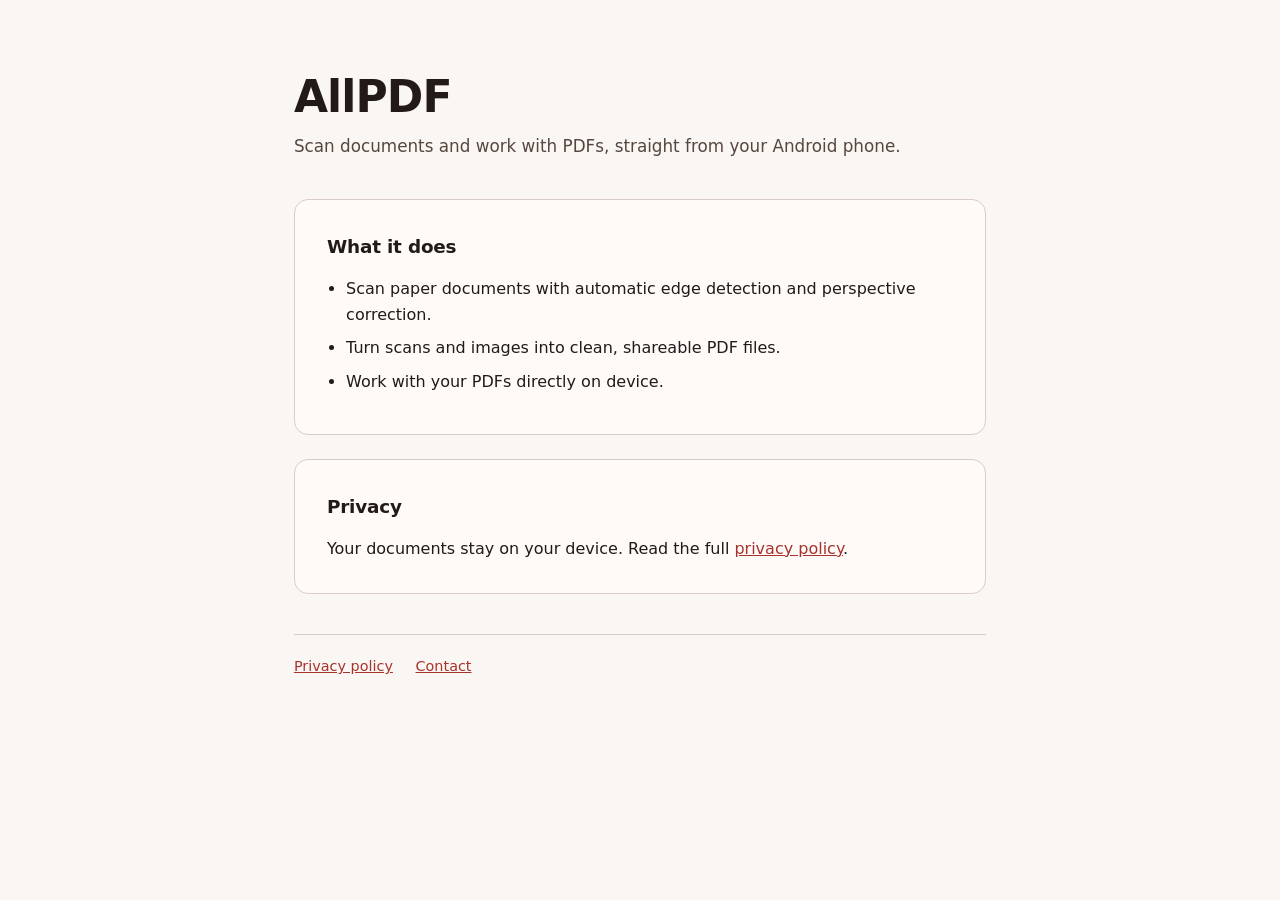
<file: allpdf/index.html>
<!doctype html>
<html lang="en">
<head>
<meta charset="utf-8">
<meta name="viewport" content="width=device-width, initial-scale=1">
<title>AllPDF</title>
<meta name="description" content="AllPDF is an Android app to scan documents and work with PDF files directly on your phone.">
<style>
  :root { color-scheme: light dark; }
  * { margin: 0; padding: 0; box-sizing: border-box; }

  :root {
    --page: #faf6f3;
    --surface: #fdfaf8;
    --ink: #221a18;
    --ink-soft: #54473f;
    --line: #d9ccc6;
    --accent: #a8322c;
  }
  @media (prefers-color-scheme: dark) {
    :root {
      --page: #181110;
      --surface: #1e1614;
      --ink: #ede1dc;
      --ink-soft: #dccbc4;
      --line: #54473f;
      --accent: #efa79d;
    }
  }

  body {
    background: var(--page);
    color: var(--ink);
    font-family: "Atkinson Hyperlegible", ui-sans-serif, system-ui, -apple-system, sans-serif;
    line-height: 1.6;
    padding: clamp(24px, 6vw, 72px) 20px 96px;
    -webkit-font-smoothing: antialiased;
  }
  main { max-width: 68ch; margin: 0 auto; }

  header { margin-bottom: 40px; }
  h1 {
    font-size: clamp(2rem, 5vw, 2.75rem);
    line-height: 1.15;
    letter-spacing: -0.02em;
  }
  .tagline {
    color: var(--ink-soft);
    margin-top: 10px;
    font-size: 1.05rem;
  }

  section {
    background: var(--surface);
    border: 1px solid var(--line);
    border-radius: 14px;
    padding: clamp(20px, 4vw, 32px);
    margin-bottom: 24px;
  }
  h2 {
    font-size: 1.15rem;
    letter-spacing: -0.01em;
    margin-bottom: 14px;
  }
  ul { padding-left: 1.2em; }
  li { margin-bottom: 8px; }

  a { color: var(--accent); }
  a:hover { text-decoration: none; }

  footer {
    margin-top: 40px;
    padding-top: 20px;
    border-top: 1px solid var(--line);
    color: var(--ink-soft);
    font-size: 0.9rem;
  }
  footer a { margin-right: 18px; }
</style>
</head>
<body>
<main>
  <header>
    <h1>AllPDF</h1>
    <p class="tagline">Scan documents and work with PDFs, straight from your Android phone.</p>
  </header>

  <section>
    <h2>What it does</h2>
    <ul>
      <li>Scan paper documents with automatic edge detection and perspective correction.</li>
      <li>Turn scans and images into clean, shareable PDF files.</li>
      <li>Work with your PDFs directly on device.</li>
    </ul>
  </section>

  <section>
    <h2>Privacy</h2>
    <p>Your documents stay on your device. Read the full <a href="privacy.html">privacy policy</a>.</p>
  </section>

  <footer>
    <a href="privacy.html">Privacy policy</a>
    <a href="mailto:victorgf2011@gmail.com">Contact</a>
  </footer>
</main>
</body>
</html>
</file>
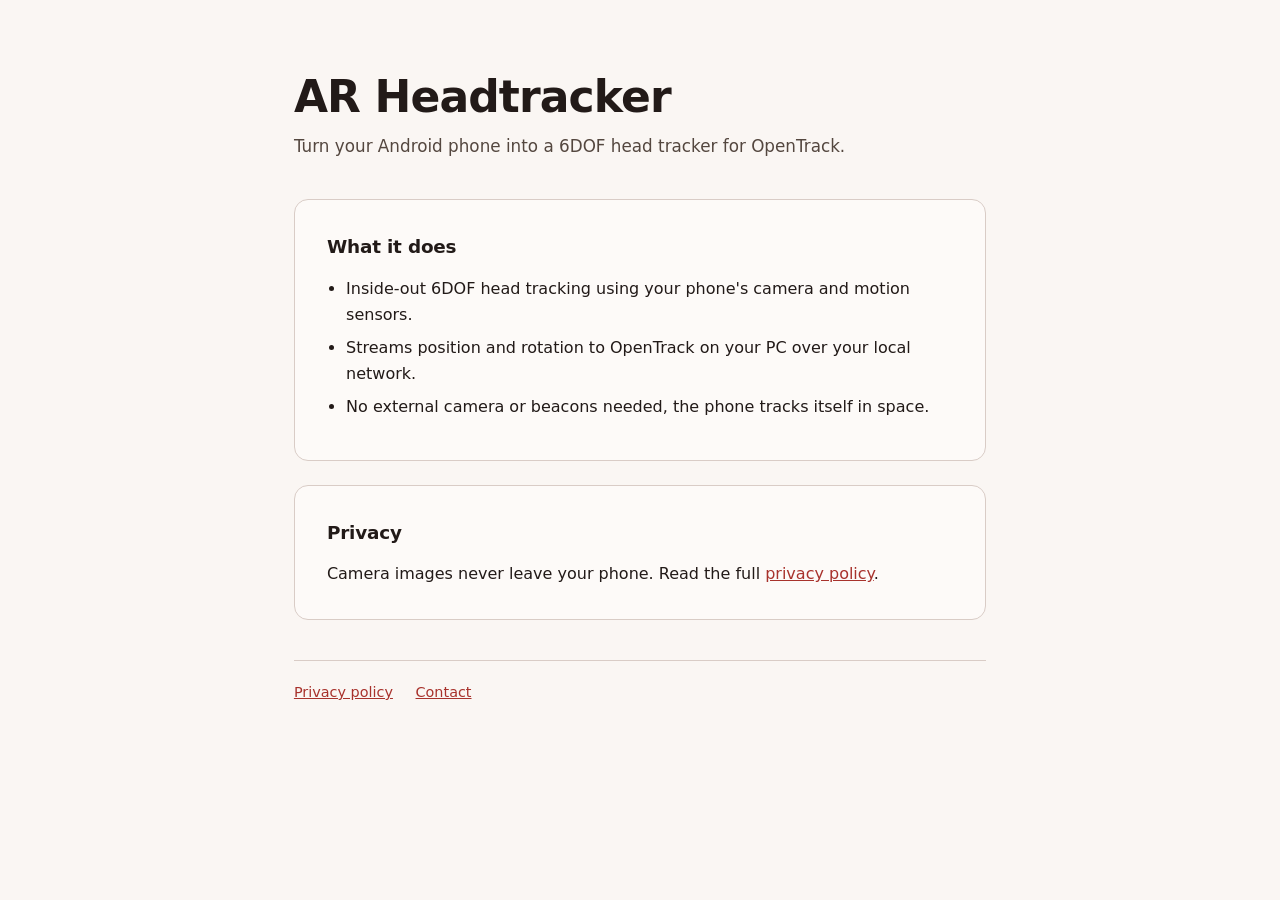
<file: ar-headtracker/index.html>
<!doctype html>
<html lang="en">
<head>
<meta charset="utf-8">
<meta name="viewport" content="width=device-width, initial-scale=1">
<title>AR Headtracker</title>
<meta name="description" content="AR Headtracker turns your Android phone into a 6DOF inside-out head tracker for OpenTrack on your PC.">
<style>
  :root { color-scheme: light dark; }
  * { margin: 0; padding: 0; box-sizing: border-box; }

  :root {
    --page: #faf6f3;
    --surface: #fdfaf8;
    --ink: #221a18;
    --ink-soft: #54473f;
    --line: #d9ccc6;
    --accent: #a8322c;
  }
  @media (prefers-color-scheme: dark) {
    :root {
      --page: #181110;
      --surface: #1e1614;
      --ink: #ede1dc;
      --ink-soft: #dccbc4;
      --line: #54473f;
      --accent: #efa79d;
    }
  }

  body {
    background: var(--page);
    color: var(--ink);
    font-family: "Atkinson Hyperlegible", ui-sans-serif, system-ui, -apple-system, sans-serif;
    line-height: 1.6;
    padding: clamp(24px, 6vw, 72px) 20px 96px;
    -webkit-font-smoothing: antialiased;
  }
  main { max-width: 68ch; margin: 0 auto; }

  header { margin-bottom: 40px; }
  h1 {
    font-size: clamp(2rem, 5vw, 2.75rem);
    line-height: 1.15;
    letter-spacing: -0.02em;
  }
  .tagline {
    color: var(--ink-soft);
    margin-top: 10px;
    font-size: 1.05rem;
  }

  section {
    background: var(--surface);
    border: 1px solid var(--line);
    border-radius: 14px;
    padding: clamp(20px, 4vw, 32px);
    margin-bottom: 24px;
  }
  h2 {
    font-size: 1.15rem;
    letter-spacing: -0.01em;
    margin-bottom: 14px;
  }
  ul { padding-left: 1.2em; }
  li { margin-bottom: 8px; }

  a { color: var(--accent); }
  a:hover { text-decoration: none; }

  footer {
    margin-top: 40px;
    padding-top: 20px;
    border-top: 1px solid var(--line);
    color: var(--ink-soft);
    font-size: 0.9rem;
  }
  footer a { margin-right: 18px; }
</style>
</head>
<body>
<main>
  <header>
    <h1>AR Headtracker</h1>
    <p class="tagline">Turn your Android phone into a 6DOF head tracker for OpenTrack.</p>
  </header>

  <section>
    <h2>What it does</h2>
    <ul>
      <li>Inside-out 6DOF head tracking using your phone's camera and motion sensors.</li>
      <li>Streams position and rotation to OpenTrack on your PC over your local network.</li>
      <li>No external camera or beacons needed, the phone tracks itself in space.</li>
    </ul>
  </section>

  <section>
    <h2>Privacy</h2>
    <p>Camera images never leave your phone. Read the full <a href="privacy.html">privacy policy</a>.</p>
  </section>

  <footer>
    <a href="privacy.html">Privacy policy</a>
    <a href="mailto:victorgf2011@gmail.com">Contact</a>
  </footer>
</main>
</body>
</html>
</file>
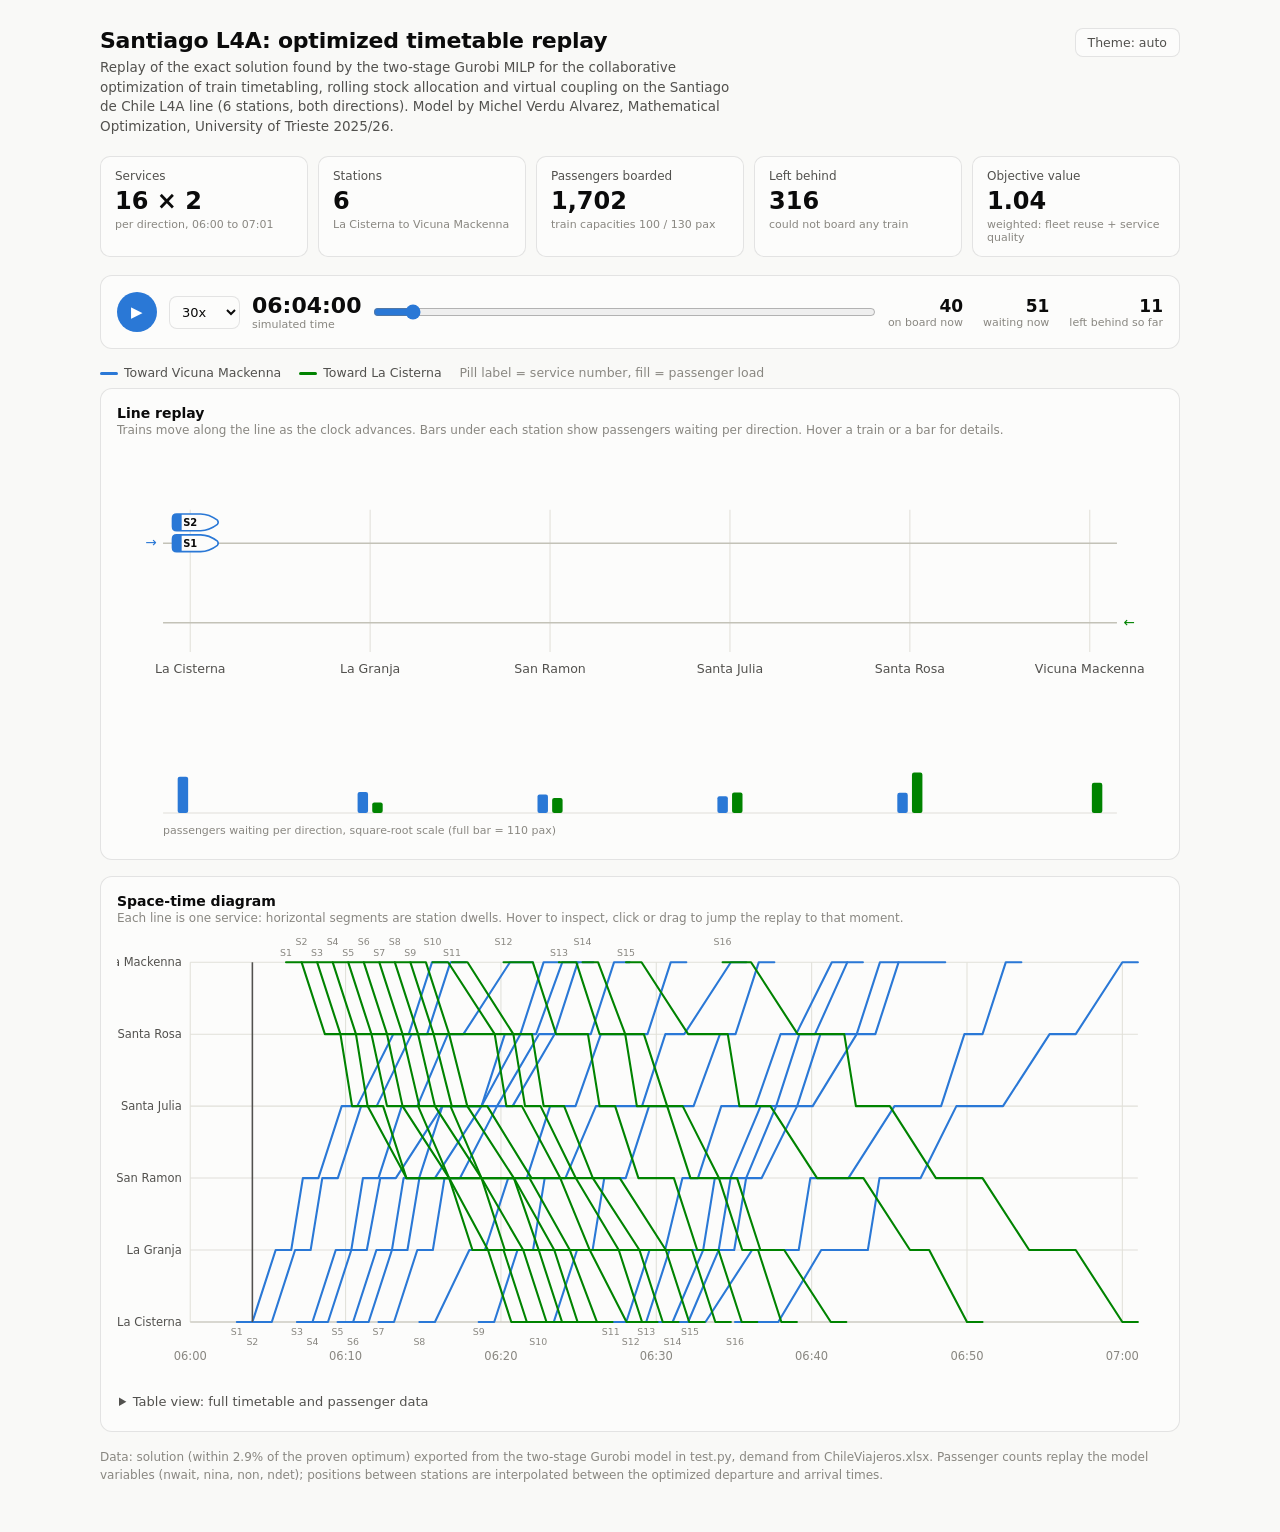
<file: optmat-mva-visualizer/index.html>
<!doctype html>
<html lang="en">
<head>
<meta charset="utf-8">
<meta name="viewport" content="width=device-width, initial-scale=1">
<title>Santiago L4A: Optimized Timetable Replay</title>
<style>
  :root { color-scheme: light dark; }
  * { margin: 0; padding: 0; box-sizing: border-box; }

  .viz-root {
    color-scheme: light;
    --surface-1: #fcfcfb;
    --page: #f9f9f7;
    --text-primary: #0b0b0b;
    --text-secondary: #52514e;
    --text-muted: #898781;
    --grid: #e1e0d9;
    --baseline: #c3c2b7;
    --border: rgba(11,11,11,0.10);
    --dir0: #2a78d6;   /* series 1, toward Vicuna Mackenna */
    --dir1: #008300;   /* series 2, toward La Cisterna */
    --accent-wash: rgba(42,120,214,0.10);
  }
  @media (prefers-color-scheme: dark) {
    :root:where(:not([data-theme="light"])) .viz-root {
      color-scheme: dark;
      --surface-1: #1a1a19;
      --page: #0d0d0d;
      --text-primary: #ffffff;
      --text-secondary: #c3c2b7;
      --text-muted: #898781;
      --grid: #2c2c2a;
      --baseline: #383835;
      --border: rgba(255,255,255,0.10);
      --dir0: #3987e5;
      --dir1: #008300;
      --accent-wash: rgba(57,135,229,0.14);
    }
  }
  :root[data-theme="dark"] .viz-root {
    color-scheme: dark;
    --surface-1: #1a1a19;
    --page: #0d0d0d;
    --text-primary: #ffffff;
    --text-secondary: #c3c2b7;
    --text-muted: #898781;
    --grid: #2c2c2a;
    --baseline: #383835;
    --border: rgba(255,255,255,0.10);
    --dir0: #3987e5;
    --dir1: #008300;
    --accent-wash: rgba(57,135,229,0.14);
  }

  body { background: var(--page); }
  .viz-root {
    min-height: 100vh;
    background: var(--page);
    color: var(--text-primary);
    font-family: system-ui, -apple-system, "Segoe UI", sans-serif;
    padding: 28px 20px 48px;
  }
  .wrap { max-width: 1080px; margin: 0 auto; }

  header { display: flex; justify-content: space-between; align-items: flex-start; gap: 16px; margin-bottom: 20px; }
  h1 { font-size: 22px; font-weight: 650; letter-spacing: -0.01em; }
  .subtitle { color: var(--text-secondary); font-size: 13.5px; margin-top: 5px; max-width: 640px; line-height: 1.45; }
  .subtitle a { color: inherit; }
  .theme-btn {
    border: 1px solid var(--border); background: var(--surface-1); color: var(--text-secondary);
    border-radius: 8px; padding: 6px 12px; font-size: 12.5px; cursor: pointer; font-family: inherit;
    flex-shrink: 0;
  }
  .theme-btn:hover { color: var(--text-primary); }

  .tiles { display: grid; grid-template-columns: repeat(auto-fit, minmax(150px, 1fr)); gap: 10px; margin-bottom: 18px; }
  .tile { background: var(--surface-1); border: 1px solid var(--border); border-radius: 10px; padding: 12px 14px; }
  .tile .label { font-size: 12px; color: var(--text-secondary); margin-bottom: 4px; }
  .tile .value { font-size: 24px; font-weight: 600; }
  .tile .hint { font-size: 11px; color: var(--text-muted); margin-top: 3px; }

  .card { background: var(--surface-1); border: 1px solid var(--border); border-radius: 12px; padding: 16px; margin-bottom: 16px; }
  .card h2 { font-size: 14px; font-weight: 600; margin-bottom: 2px; }
  .card .desc { font-size: 12px; color: var(--text-muted); margin-bottom: 10px; }

  .controls { display: flex; align-items: center; gap: 12px; flex-wrap: wrap; }
  .play-btn {
    width: 40px; height: 40px; border-radius: 50%; border: none; cursor: pointer;
    background: var(--dir0); color: #fff; font-size: 15px; display: flex; align-items: center; justify-content: center;
    flex-shrink: 0;
  }
  .play-btn:hover { filter: brightness(1.08); }
  select.speed {
    font-family: inherit; font-size: 13px; color: var(--text-primary); background: var(--surface-1);
    border: 1px solid var(--border); border-radius: 8px; padding: 7px 8px; cursor: pointer;
  }
  .clock { font-size: 22px; font-weight: 600; font-variant-numeric: tabular-nums; min-width: 108px; }
  .clock small { display: block; font-size: 11px; font-weight: 400; color: var(--text-muted); }
  input.scrub { flex: 1; min-width: 180px; accent-color: var(--dir0); height: 28px; cursor: pointer; }
  .live { display: flex; gap: 20px; margin-left: auto; }
  .live div { text-align: right; }
  .live .v { font-size: 17px; font-weight: 600; font-variant-numeric: tabular-nums; }
  .live .l { font-size: 11px; color: var(--text-muted); }

  .legend { display: flex; gap: 18px; align-items: center; font-size: 12.5px; color: var(--text-secondary); margin-bottom: 8px; flex-wrap: wrap; }
  .legend .key { display: inline-block; width: 18px; height: 3px; border-radius: 2px; margin-right: 6px; vertical-align: middle; }

  svg { display: block; width: 100%; height: auto; }
  svg text { font-family: system-ui, -apple-system, "Segoe UI", sans-serif; }

  .tooltip {
    position: fixed; pointer-events: none; z-index: 10; display: none;
    background: var(--surface-1); color: var(--text-primary);
    border: 1px solid var(--border); border-radius: 8px; padding: 8px 10px;
    font-size: 12px; line-height: 1.5; box-shadow: 0 4px 16px rgba(0,0,0,0.18);
    max-width: 300px;
  }
  .tooltip .tt-title { font-weight: 600; margin-bottom: 2px; }
  .tooltip .tt-row { display: flex; align-items: baseline; gap: 7px; color: var(--text-secondary); }
  .tooltip .tt-row .tt-key { width: 14px; height: 3px; border-radius: 2px; flex-shrink: 0; align-self: center; }
  .tooltip .tt-row strong { color: var(--text-primary); font-variant-numeric: tabular-nums; }

  details.table-view { margin-top: 4px; }
  details.table-view summary { cursor: pointer; font-size: 13px; color: var(--text-secondary); padding: 6px 2px; }
  .table-scroll { overflow-x: auto; margin-top: 8px; }
  table { border-collapse: collapse; font-size: 12px; width: 100%; min-width: 720px; }
  th, td { text-align: right; padding: 4px 10px; border-bottom: 1px solid var(--grid); font-variant-numeric: tabular-nums; white-space: nowrap; }
  th:first-child, td:first-child, th:nth-child(2), td:nth-child(2), th:nth-child(3), td:nth-child(3) { text-align: left; }
  th { color: var(--text-muted); font-weight: 500; position: sticky; top: 0; background: var(--surface-1); }

  footer { color: var(--text-muted); font-size: 12px; line-height: 1.5; margin-top: 8px; }
</style>
</head>
<body>
<div class="viz-root" id="app">
  <div class="wrap">
    <header>
      <div>
        <h1>Santiago L4A: optimized timetable replay</h1>
        <p class="subtitle">
          Replay of the exact solution found by the two-stage Gurobi MILP for the collaborative optimization of
          train timetabling, rolling stock allocation and virtual coupling on the Santiago de Chile L4A line
          (6 stations, both directions). Model by Michel Verdu Alvarez, Mathematical Optimization, University of Trieste 2025/26.
        </p>
      </div>
      <button class="theme-btn" id="themeBtn" type="button">Theme: auto</button>
    </header>

    <div class="tiles" id="tiles"></div>

    <div class="card">
      <div class="controls">
        <button class="play-btn" id="playBtn" type="button" aria-label="Play">&#9654;</button>
        <select class="speed" id="speed" aria-label="Playback speed">
          <option value="5">5x</option>
          <option value="15">15x</option>
          <option value="30" selected>30x</option>
          <option value="60">60x</option>
          <option value="120">120x</option>
        </select>
        <div class="clock"><span id="clockTime">06:00:00</span><small id="clockSub">simulated time</small></div>
        <input class="scrub" id="scrub" type="range" min="0" max="3600" step="1" value="0" aria-label="Timeline scrubber">
        <div class="live">
          <div><div class="v" id="liveOnboard">0</div><div class="l">on board now</div></div>
          <div><div class="v" id="liveWaiting">0</div><div class="l">waiting now</div></div>
          <div><div class="v" id="liveLeft">0</div><div class="l">left behind so far</div></div>
        </div>
      </div>
    </div>

    <div class="legend" id="legend"></div>

    <div class="card">
      <h2>Line replay</h2>
      <p class="desc">Trains move along the line as the clock advances. Bars under each station show passengers waiting per direction. Hover a train or a bar for details.</p>
      <svg id="lineSvg" viewBox="0 0 1000 378" role="img" aria-label="Animated map of trains on the L4A line"></svg>
    </div>

    <div class="card">
      <h2>Space-time diagram</h2>
      <p class="desc">Each line is one service: horizontal segments are station dwells. Hover to inspect, click or drag to jump the replay to that moment.</p>
      <svg id="mareySvg" viewBox="0 0 1000 430" role="img" aria-label="Space-time diagram of all services"></svg>
      <details class="table-view">
        <summary>Table view: full timetable and passenger data</summary>
        <div class="table-scroll"><table id="dataTable"></table></div>
      </details>
    </div>

    <footer id="foot"></footer>
  </div>
  <div class="tooltip" id="tooltip"></div>
</div>

<script src="solution.js"></script>
<script>
(function () {
  "use strict";
  var S = window.SOLUTION;
  if (!S) { document.getElementById('app').textContent = 'solution.js not found. Run export_solution.py first.'; return; }

  var NS = 'http://www.w3.org/2000/svg';
  var nI = S.meta.services, nL = S.meta.stations;
  var names = S.meta.stationNames;
  var caps = S.meta.capacities;
  var DIRS = [
    { f: 0, name: 'Toward ' + names[nL - 1], cssVar: '--dir0' },
    { f: 1, name: 'Toward ' + names[0], cssVar: '--dir1' }
  ];

  function el(tag, attrs, parent) {
    var n = document.createElementNS(NS, tag);
    for (var k in attrs) n.setAttribute(k, attrs[k]);
    if (parent) parent.appendChild(n);
    return n;
  }
  function div(cls, parent, text) {
    var n = document.createElement('div');
    if (cls) n.className = cls;
    if (text !== undefined) n.textContent = text;
    if (parent) parent.appendChild(n);
    return n;
  }
  function fmtInt(v) { return Math.round(v).toLocaleString('en-US'); }
  function fmtCompact(v) {
    if (v >= 1e6) return (v / 1e6).toFixed(1) + 'M';
    if (v >= 10000) return (v / 1e3).toFixed(1) + 'K';
    return fmtInt(v);
  }
  // Model time is seconds from t_first; the demand data starts at the 06:00 block
  function fmtClock(t) {
    t = Math.max(0, Math.round(t));
    var h = 6 + Math.floor(t / 3600), m = Math.floor((t % 3600) / 60), s = t % 60;
    function p(x) { return (x < 10 ? '0' : '') + x; }
    return p(h) + ':' + p(m) + ':' + p(s);
  }
  function capOf(i, f) {
    var c = 0;
    for (var d = 0; d < caps.length; d++) c += S.e[i][d][f] * caps[d];
    return c;
  }
  function stockOf(i, f) {
    for (var d = 0; d < caps.length; d++) if (S.e[i][d][f]) return String.fromCharCode(65 + d);
    return '?';
  }

  // ---- Precompute per-train journey segments ----
  // dir 0 visits stations 0..nL-1, dir 1 visits nL-1..0
  var trains = [];
  for (var f = 0; f < 2; f++) {
    for (var i = 0; i < nI; i++) {
      var order = [];
      for (var l = 0; l < nL; l++) order.push(f === 0 ? l : nL - 1 - l);
      var segs = [];
      for (var k = 0; k < order.length; k++) {
        var l0 = order[k];
        segs.push({ kind: 'dwell', t0: S.TA[i][l0][f], t1: S.TD[i][l0][f], l: l0 });
        if (k < order.length - 1) {
          var l1 = order[k + 1];
          segs.push({ kind: 'run', t0: S.TD[i][l0][f], t1: S.TA[i][l1][f], from: l0, to: l1 });
        }
      }
      trains.push({ i: i, f: f, segs: segs, t0: segs[0].t0, t1: segs[segs.length - 1].t1, cap: capOf(i, f), stock: stockOf(i, f) });
    }
  }
  var tMax = 0;
  trains.forEach(function (tr) { tMax = Math.max(tMax, tr.t1); });

  function trainState(tr, t) {
    if (t < tr.t0 || t > tr.t1) return null;
    for (var k = 0; k < tr.segs.length; k++) {
      var sg = tr.segs[k];
      if (t <= sg.t1 || k === tr.segs.length - 1) {
        if (sg.kind === 'dwell') {
          return { pos: sg.l, dwellAt: sg.l, load: S.non[tr.i][sg.l][tr.f] };
        }
        var u = sg.t1 > sg.t0 ? (t - sg.t0) / (sg.t1 - sg.t0) : 1;
        return { pos: sg.from + (sg.to - sg.from) * u, dwellAt: -1, load: S.non[tr.i][sg.from][tr.f] };
      }
    }
    return null;
  }

  // ---- Queues: passengers waiting at station l, direction f, at time t ----
  // Between departures, arrivals accrue at rate b of the upcoming service
  // (matches the model: narrive[i] = h[i] * b[i], h[i] = TD[i] - TD[i-1]).
  function queueAt(l, f, t) {
    var i = 0;
    while (i < nI && S.TD[i][l][f] <= t) i++;
    if (i >= nI) return S.ndet[nI - 1][l][f];
    var prevTD = i > 0 ? S.TD[i - 1][l][f] : S.meta.tFirst;
    var base = i > 0 ? S.ndet[i - 1][l][f] : 0;
    if (t < prevTD) return base;
    return base + S.b[i][l][f] * (t - prevTD);
  }

  // ---- Cumulative boarded / left-behind events ----
  // Left-behind matches ndettot: a queue picked up by a coupled follower (p=1) is not "left behind"
  var events = [];
  for (var f2 = 0; f2 < 2; f2++) for (var i2 = 0; i2 < nI; i2++) for (var l2 = 0; l2 < nL; l2++) {
    var coupledNext = (i2 < nI - 1) ? S.p[i2][l2][f2] : 0;
    events.push({ t: S.TD[i2][l2][f2], boarded: S.nina[i2][l2][f2], left: S.ndet[i2][l2][f2] * (1 - coupledNext) });
  }
  events.sort(function (a, b) { return a.t - b.t; });

  var totBoarded = 0, totLeft = 0, peakQueue = 0;
  events.forEach(function (e) { totBoarded += e.boarded; totLeft += e.left; });
  for (var fq = 0; fq < 2; fq++) for (var iq = 0; iq < nI; iq++) for (var lq = 0; lq < nL; lq++)
    peakQueue = Math.max(peakQueue, S.nwait[iq][lq][fq]);

  function cumulAt(t) {
    var b = 0, lf = 0;
    for (var k = 0; k < events.length; k++) {
      if (events[k].t > t) break;
      b += events[k].boarded; lf += events[k].left;
    }
    return { boarded: b, left: lf };
  }

  // ---- Stat tiles ----
  var tiles = document.getElementById('tiles');
  function tile(label, value, hint) {
    var t = div('tile', tiles);
    div('label', t, label);
    div('value', t, value);
    if (hint) div('hint', t, hint);
  }
  tile('Services', nI + ' × 2', 'per direction, 06:00 to ' + fmtClock(tMax).slice(0, 5));
  tile('Stations', String(nL), names[0] + ' to ' + names[nL - 1]);
  tile('Passengers boarded', fmtCompact(totBoarded), 'train capacities ' + caps.join(' / ') + ' pax');
  tile('Left behind', fmtCompact(totLeft), 'could not board any train');
  tile('Objective value', S.meta.objective.toFixed(2), 'weighted: fleet reuse + service quality');

  // ---- Legend ----
  var legend = document.getElementById('legend');
  DIRS.forEach(function (d) {
    var item = document.createElement('span');
    var key = document.createElement('span');
    key.className = 'key';
    key.style.background = 'var(' + d.cssVar + ')';
    item.appendChild(key);
    item.appendChild(document.createTextNode(d.name));
    legend.appendChild(item);
  });
  var lgNote = document.createElement('span');
  lgNote.style.color = 'var(--text-muted)';
  lgNote.textContent = 'Pill label = service number, fill = passenger load';
  legend.appendChild(lgNote);

  // ---- Tooltip ----
  var tip = document.getElementById('tooltip');
  function tipShow(x, y, build) {
    tip.textContent = '';
    build(tip);
    tip.style.display = 'block';
    var r = tip.getBoundingClientRect();
    var px = Math.min(x + 14, window.innerWidth - r.width - 8);
    var py = Math.min(y + 14, window.innerHeight - r.height - 8);
    tip.style.left = px + 'px';
    tip.style.top = py + 'px';
  }
  function tipHide() { tip.style.display = 'none'; }
  function tipTitle(parent, text) { div('tt-title', parent, text); }
  function tipRow(parent, color, valueText, labelText) {
    var r = div('tt-row', parent);
    if (color) { var k = div('tt-key', r); k.style.background = color; }
    var strong = document.createElement('strong');
    strong.textContent = valueText;
    r.appendChild(strong);
    r.appendChild(document.createTextNode(' ' + labelText));
  }

  // ================= LINE REPLAY =================
  var lineSvg = document.getElementById('lineSvg');
  var LX0 = 70, LX1 = 930;
  function stX(l) { return LX0 + (LX1 - LX0) * l / (nL - 1); }
  var trackY = [92, 168];
  var QBASE = 350, QMAXH = 110;

  // static: station lines, names, tracks
  (function buildLineStatic() {
    var g = el('g', {}, lineSvg);
    for (var l = 0; l < nL; l++) {
      el('line', { x1: stX(l), y1: 60, x2: stX(l), y2: 196, stroke: 'var(--grid)', 'stroke-width': 1 }, g);
      var t = el('text', { x: stX(l), y: 216, 'text-anchor': 'middle', 'font-size': 12, fill: 'var(--text-secondary)' }, g);
      t.textContent = names[l];
    }
    trackY.forEach(function (y) {
      el('line', { x1: LX0 - 26, y1: y, x2: LX1 + 26, y2: y, stroke: 'var(--baseline)', 'stroke-width': 1.5 }, g);
    });
    var a0 = el('text', { x: LX0 - 32, y: trackY[0] + 4, 'text-anchor': 'end', 'font-size': 13, fill: 'var(--dir0)' }, g);
    a0.textContent = '→';
    var a1 = el('text', { x: LX1 + 32, y: trackY[1] + 4, 'text-anchor': 'start', 'font-size': 13, fill: 'var(--dir1)' }, g);
    a1.textContent = '←';
    el('line', { x1: LX0 - 26, y1: QBASE, x2: LX1 + 26, y2: QBASE, stroke: 'var(--grid)', 'stroke-width': 1 }, g);
    var ql = el('text', { x: LX0 - 26, y: QBASE + 20, 'text-anchor': 'start', 'font-size': 10.5, fill: 'var(--text-muted)' }, g);
    ql.textContent = 'passengers waiting per direction, square-root scale (full bar = ' + fmtCompact(peakQueue) + ' pax)';
  })();

  var dynLayer = el('g', {}, lineSvg);

  // queue bars (two per station, side by side, 2px surface gap)
  var queueBars = [];
  for (var lq2 = 0; lq2 < nL; lq2++) {
    for (var fq2 = 0; fq2 < 2; fq2++) {
      var bx = stX(lq2) + (fq2 === 0 ? -12 : 2);
      var rect = el('rect', { x: bx, y: QBASE, width: 10, height: 0, fill: 'var(' + DIRS[fq2].cssVar + ')', rx: 2 }, dynLayer);
      var hit = el('rect', { x: bx - 4, y: QBASE - QMAXH - 6, width: 18, height: QMAXH + 10, fill: 'transparent' }, dynLayer);
      (function (l, f, hitEl) {
        hitEl.addEventListener('pointermove', function (ev) {
          var q = Math.round(queueAt(l, f, simT));
          tipShow(ev.clientX, ev.clientY, function (p) {
            tipTitle(p, names[l] + ' at ' + fmtClock(simT));
            tipRow(p, getCss(DIRS[f].cssVar), fmtInt(q) + ' pax', 'waiting ' + DIRS[f].name.toLowerCase());
          });
        });
        hitEl.addEventListener('pointerleave', tipHide);
      })(lq2, fq2, hit);
      queueBars.push({ l: lq2, f: fq2, rect: rect });
    }
  }

  var trainLayer = el('g', {}, lineSvg);
  var coupleLayer = el('g', {}, lineSvg);

  // minimalist train: rounded rear, body, and a nose tapering toward the travel direction;
  // drawn nose-right and mirrored for direction 1
  var TRAIN_LEN = 44; // rear (-17) to nose tip (+27), used to size the load fill
  var trainPathD = 'M -13,-8 H 10 Q 18,-8 26,-2 Q 27.5,0 26,2 Q 18,8 10,8 H -13 Q -17,8 -17,4 V -4 Q -17,-8 -13,-8 Z';
  var trainNodes = trains.map(function (tr) {
    var g = el('g', { display: 'none', cursor: 'default' }, trainLayer);
    var dirG = el('g', tr.f === 1 ? { transform: 'scale(-1,1)' } : {}, g);
    var clipId = 'train-clip-' + tr.f + '-' + tr.i;
    var defs = el('defs', {}, dirG);
    el('path', { d: trainPathD }, el('clipPath', { id: clipId }, defs));
    el('path', { d: trainPathD, fill: 'var(--surface-1)', stroke: 'var(' + DIRS[tr.f].cssVar + ')', 'stroke-width': 1.5 }, dirG);
    // load gauge: a fill rect growing rear to nose, clipped to the train silhouette
    var fill = el('rect', { x: -17, y: -8, width: 0, height: 16, fill: 'var(' + DIRS[tr.f].cssVar + ')', 'clip-path': 'url(#' + clipId + ')' }, dirG);
    var label = el('text', { x: 0, y: 3.8, 'text-anchor': 'middle', 'font-size': 9.5, 'font-weight': 600, fill: 'var(--text-primary)' }, g);
    label.textContent = 'S' + (tr.i + 1);
    var hit = el('rect', { x: -23, y: -12, width: 56, height: 24, fill: 'transparent' }, g);
    hit.addEventListener('pointermove', function (ev) {
      var st = trainState(tr, simT);
      if (!st) return;
      tipShow(ev.clientX, ev.clientY, function (p) {
        tipTitle(p, 'Service ' + (tr.i + 1) + ', ' + DIRS[tr.f].name.toLowerCase());
        tipRow(p, getCss(DIRS[tr.f].cssVar), fmtInt(st.load) + ' / ' + tr.cap + ' pax', 'on board (stock ' + tr.stock + ')');
        var where = st.dwellAt >= 0 ? 'dwelling at ' + names[st.dwellAt]
          : 'between ' + names[Math.min(Math.floor(st.pos), Math.ceil(st.pos))] + ' and ' + names[Math.max(Math.floor(st.pos), Math.ceil(st.pos))];
        tipRow(p, null, fmtClock(simT), where);
        if (st.dwellAt >= 0) {
          var pHere = tr.i < nI - 1 ? S.p[tr.i][st.dwellAt][tr.f] : 0;
          var pPrev = tr.i > 0 ? S.p[tr.i - 1][st.dwellAt][tr.f] : 0;
          if (pHere) tipRow(p, null, 'coupled', 'with service ' + (tr.i + 2) + ' at this station');
          else if (pPrev) tipRow(p, null, 'coupled', 'with service ' + tr.i + ' at this station');
        }
      });
    });
    hit.addEventListener('pointerleave', tipHide);
    return { g: g, fill: fill, label: label };
  });

  function getCss(varName) {
    return getComputedStyle(document.getElementById('app')).getPropertyValue(varName).trim();
  }

  // ================= SPACE-TIME (MAREY) DIAGRAM =================
  var marey = document.getElementById('mareySvg');
  var MX0 = 70, MX1 = 976, MY0 = 26, MY1 = 370;
  function mx(t) { return MX0 + (MX1 - MX0) * t / tMax; }
  // station 0 at the bottom, like the matplotlib figure in test.py
  function my(l) { return MY1 - (MY1 - MY0) * l / (nL - 1); }

  (function buildMarey() {
    var g = el('g', {}, marey);
    for (var l = 0; l < nL; l++) {
      el('line', { x1: MX0, y1: my(l), x2: MX1, y2: my(l), stroke: 'var(--grid)', 'stroke-width': 1 }, g);
      var t = el('text', { x: MX0 - 8, y: my(l) + 4, 'text-anchor': 'end', 'font-size': 11, fill: 'var(--text-secondary)' }, g);
      t.textContent = names[l];
    }
    for (var tt = 0; tt <= tMax; tt += 600) {
      el('line', { x1: mx(tt), y1: MY0, x2: mx(tt), y2: MY1, stroke: 'var(--grid)', 'stroke-width': 1 }, g);
      var lb = el('text', { x: mx(tt), y: MY1 + 36, 'text-anchor': 'middle', 'font-size': 11, fill: 'var(--text-muted)' }, g);
      lb.textContent = fmtClock(tt).slice(0, 5);
    }
    el('line', { x1: MX0, y1: MY1, x2: MX1, y2: MY1, stroke: 'var(--baseline)', 'stroke-width': 1 }, g);

    trains.forEach(function (tr) {
      var pts = [];
      tr.segs.forEach(function (sg) {
        if (sg.kind === 'dwell') { pts.push([mx(sg.t0), my(sg.l)]); pts.push([mx(sg.t1), my(sg.l)]); }
      });
      el('polyline', {
        points: pts.map(function (p) { return p[0] + ',' + p[1]; }).join(' '),
        fill: 'none', stroke: 'var(' + DIRS[tr.f].cssVar + ')', 'stroke-width': 2,
        'stroke-linejoin': 'round', 'stroke-linecap': 'round'
      }, g);
      // direct label at each line's start, muted so it supplements the legend without shouting;
      // staggered into two rows because rush-hour departures sit only ~60s apart and would collide
      var lx = pts[0][0], ly = pts[0][1];
      var rowShift = (tr.i % 2) * 10;
      var t2 = el('text', {
        x: lx, y: ly + (tr.f === 0 ? 12 + rowShift : -6 - rowShift),
        'text-anchor': 'middle', 'font-size': 9, fill: 'var(--text-muted)'
      }, g);
      t2.textContent = 'S' + (tr.i + 1);
    });
  })();

  var playhead = el('line', { x1: mx(0), y1: MY0, x2: mx(0), y2: MY1, stroke: 'var(--text-secondary)', 'stroke-width': 1.5 }, marey);
  var crosshair = el('line', { x1: 0, y1: MY0, x2: 0, y2: MY1, stroke: 'var(--text-muted)', 'stroke-width': 1, 'stroke-dasharray': 'none', display: 'none' }, marey);

  function mareyTimeFromEvent(ev) {
    var r = marey.getBoundingClientRect();
    var xr = (ev.clientX - r.left) / r.width * 1000;
    return Math.max(0, Math.min(tMax, (xr - MX0) / (MX1 - MX0) * tMax));
  }
  var mareyDragging = false;
  marey.addEventListener('pointerdown', function (ev) {
    mareyDragging = true;
    marey.setPointerCapture(ev.pointerId);
    setTime(mareyTimeFromEvent(ev));
  });
  marey.addEventListener('pointerup', function () { mareyDragging = false; });
  marey.addEventListener('pointermove', function (ev) {
    var t = mareyTimeFromEvent(ev);
    if (mareyDragging) setTime(t);
    crosshair.setAttribute('display', '');
    crosshair.setAttribute('x1', mx(t));
    crosshair.setAttribute('x2', mx(t));
    var active = [];
    trains.forEach(function (tr) {
      var st = trainState(tr, t);
      if (st) active.push({ tr: tr, st: st });
    });
    tipShow(ev.clientX, ev.clientY, function (p) {
      tipTitle(p, fmtClock(t) + ' · ' + active.length + ' train' + (active.length === 1 ? '' : 's') + ' running');
      active.slice(0, 8).forEach(function (a) {
        var where = a.st.dwellAt >= 0 ? 'at ' + names[a.st.dwellAt]
          : names[a.tr.f === 0 ? Math.floor(a.st.pos) : Math.ceil(a.st.pos)] + ' → ' + names[a.tr.f === 0 ? Math.ceil(a.st.pos) : Math.floor(a.st.pos)];
        tipRow(p, getCss(DIRS[a.tr.f].cssVar), 'S' + (a.tr.i + 1), where + ' (' + fmtInt(a.st.load) + ' pax)');
      });
      if (active.length > 8) tipRow(p, null, '+' + (active.length - 8), 'more, see table view');
    });
  });
  marey.addEventListener('pointerleave', function () { crosshair.setAttribute('display', 'none'); tipHide(); });

  // ================= TABLE VIEW =================
  (function buildTable() {
    var table = document.getElementById('dataTable');
    var thead = document.createElement('thead');
    var hr = document.createElement('tr');
    ['Service', 'Direction', 'Station', 'Arrives', 'Departs', 'Boarded', 'Alighted', 'On board leaving', 'Left behind'].forEach(function (h) {
      var th = document.createElement('th'); th.textContent = h; hr.appendChild(th);
    });
    thead.appendChild(hr); table.appendChild(thead);
    var tbody = document.createElement('tbody');
    trains.forEach(function (tr) {
      var order = tr.segs.filter(function (s) { return s.kind === 'dwell'; });
      order.forEach(function (sg) {
        var l = sg.l;
        var row = document.createElement('tr');
        [
          'S' + (tr.i + 1) + ' (' + tr.stock + ')',
          DIRS[tr.f].name,
          names[l],
          fmtClock(S.TA[tr.i][l][tr.f]),
          fmtClock(S.TD[tr.i][l][tr.f]),
          fmtInt(S.nina[tr.i][l][tr.f]),
          fmtInt(S.nalight[tr.i][l][tr.f]),
          fmtInt(S.non[tr.i][l][tr.f]) + ' / ' + tr.cap,
          fmtInt(S.ndet[tr.i][l][tr.f])
        ].forEach(function (v) {
          var td = document.createElement('td'); td.textContent = v; row.appendChild(td);
        });
        tbody.appendChild(row);
      });
    });
    table.appendChild(tbody);
  })();

  // ================= PLAYBACK =================
  var simT = 0, playing = false, lastFrame = null;
  var playBtn = document.getElementById('playBtn');
  var scrub = document.getElementById('scrub');
  var speedSel = document.getElementById('speed');
  scrub.max = tMax;

  function setTime(t) {
    simT = Math.max(0, Math.min(tMax, t));
    render(0, true);
  }
  // slightly underdamped spring (critical damping would be ~2*sqrt(K)) so trains
  // ease into stations and slide, not jump, when nudged into side-by-side lanes
  var SPRING_K = 140, SPRING_C = 17;
  function render(dtSec, snap) {
    document.getElementById('clockTime').textContent = fmtClock(simT);
    scrub.value = simT;
    playhead.setAttribute('x1', mx(simT));
    playhead.setAttribute('x2', mx(simT));

    var onboard = 0;
    var visible = [];
    trains.forEach(function (tr, idx) {
      var st = trainState(tr, simT);
      var node = trainNodes[idx];
      if (!st) { node.g.setAttribute('display', 'none'); node.spr = null; return; }
      visible.push({ tr: tr, node: node, st: st, tx: stX(0) + (stX(nL - 1) - stX(0)) * st.pos / (nL - 1), lane: 0 });
    });
    // nudge overlapping trains into stacked lanes: walk each direction left to right
    // and bump any train closer than one train length to its neighbor one lane out
    for (var fl = 0; fl < 2; fl++) {
      var group = visible.filter(function (v) { return v.tr.f === fl; })
        .sort(function (a, b) { return a.tx - b.tx || a.tr.i - b.tr.i; });
      var prevTx = -1e9, prevLane = 0;
      group.forEach(function (v) {
        v.lane = (v.tx - prevTx < TRAIN_LEN + 6) ? prevLane + 1 : 0;
        prevTx = v.tx; prevLane = v.lane;
      });
    }
    visible.forEach(function (v) {
      var tr = v.tr, node = v.node, st = v.st;
      node.g.setAttribute('display', '');
      var tx = v.tx;
      var ty = trackY[tr.f] + (tr.f === 0 ? -1 : 1) * 20 * v.lane;

      var s = node.spr;
      if (!s || snap || !dtSec) {
        s = node.spr = { x: tx, y: ty, vx: 0, vy: 0 };
      } else {
        // fixed substeps keep the integration stable across uneven frame times
        var remaining = Math.min(dtSec, 0.1);
        while (remaining > 0) {
          var h = Math.min(remaining, 1 / 120);
          s.vx += (SPRING_K * (tx - s.x) - SPRING_C * s.vx) * h; s.x += s.vx * h;
          s.vy += (SPRING_K * (ty - s.y) - SPRING_C * s.vy) * h; s.y += s.vy * h;
          remaining -= h;
        }
      }
      node.g.setAttribute('transform', 'translate(' + s.x + ',' + s.y + ')');
      var frac = tr.cap > 0 ? Math.min(1, st.load / tr.cap) : 0;
      node.fill.setAttribute('width', TRAIN_LEN * frac);
      onboard += st.load;
    });

    var waiting = 0;
    queueBars.forEach(function (qb) {
      var q = queueAt(qb.l, qb.f, simT);
      waiting += q;
      // square-root scale: early small queues stay visible next to the 27K rush-hour peaks
      var h = peakQueue > 0 ? QMAXH * Math.sqrt(Math.min(1, q / peakQueue)) : 0;
      qb.rect.setAttribute('y', QBASE - h);
      qb.rect.setAttribute('height', h);
    });

    var cum = cumulAt(simT);
    document.getElementById('liveOnboard').textContent = fmtInt(onboard);
    document.getElementById('liveWaiting').textContent = fmtCompact(waiting);
    document.getElementById('liveLeft').textContent = fmtCompact(cum.left);
  }

  function frame(ts) {
    if (!playing) return;
    if (lastFrame !== null) {
      var dt = (ts - lastFrame) / 1000;
      simT += dt * Number(speedSel.value);
      if (simT >= tMax) { simT = tMax; setPlaying(false); }
      render(dt, false);
    }
    lastFrame = ts;
    if (playing) requestAnimationFrame(frame);
  }
  function setPlaying(on) {
    playing = on;
    playBtn.innerHTML = on ? '&#10074;&#10074;' : '&#9654;';
    playBtn.setAttribute('aria-label', on ? 'Pause' : 'Play');
    lastFrame = null;
    if (on) {
      if (simT >= tMax) simT = 0;
      requestAnimationFrame(frame);
    }
  }
  playBtn.addEventListener('click', function () { setPlaying(!playing); });
  scrub.addEventListener('input', function () { setTime(Number(scrub.value)); });
  document.addEventListener('keydown', function (ev) {
    if (ev.code === 'Space' && ev.target === document.body) { ev.preventDefault(); setPlaying(!playing); }
  });

  // ---- Theme toggle: auto -> light -> dark ----
  var themeBtn = document.getElementById('themeBtn');
  var themes = ['auto', 'light', 'dark'];
  var themeIdx = Math.max(0, themes.indexOf(localStorage.getItem('l4a-theme') || 'auto'));
  function applyTheme() {
    var t = themes[themeIdx];
    if (t === 'auto') document.documentElement.removeAttribute('data-theme');
    else document.documentElement.setAttribute('data-theme', t);
    themeBtn.textContent = 'Theme: ' + t;
    localStorage.setItem('l4a-theme', t);
  }
  themeBtn.addEventListener('click', function () { themeIdx = (themeIdx + 1) % themes.length; applyTheme(); });
  applyTheme();

  // ---- Footer ----
  var gapNote = S.meta.mipGap !== undefined
    ? (S.meta.mipGap < 0.0005 ? 'proven optimal' : 'within ' + (S.meta.mipGap * 100).toFixed(1) + '% of the proven optimum')
    : 'best found';
  document.getElementById('foot').textContent =
    'Data: solution (' + gapNote + ') exported from the two-stage Gurobi model in test.py, ' +
    'demand from ChileViajeros.xlsx. Passenger counts replay the model variables (nwait, nina, non, ndet); ' +
    'positions between stations are interpolated between the optimized departure and arrival times.';

  setTime(S.meta.TDfirst[0]);
})();
</script>
</body>
</html>
</file>
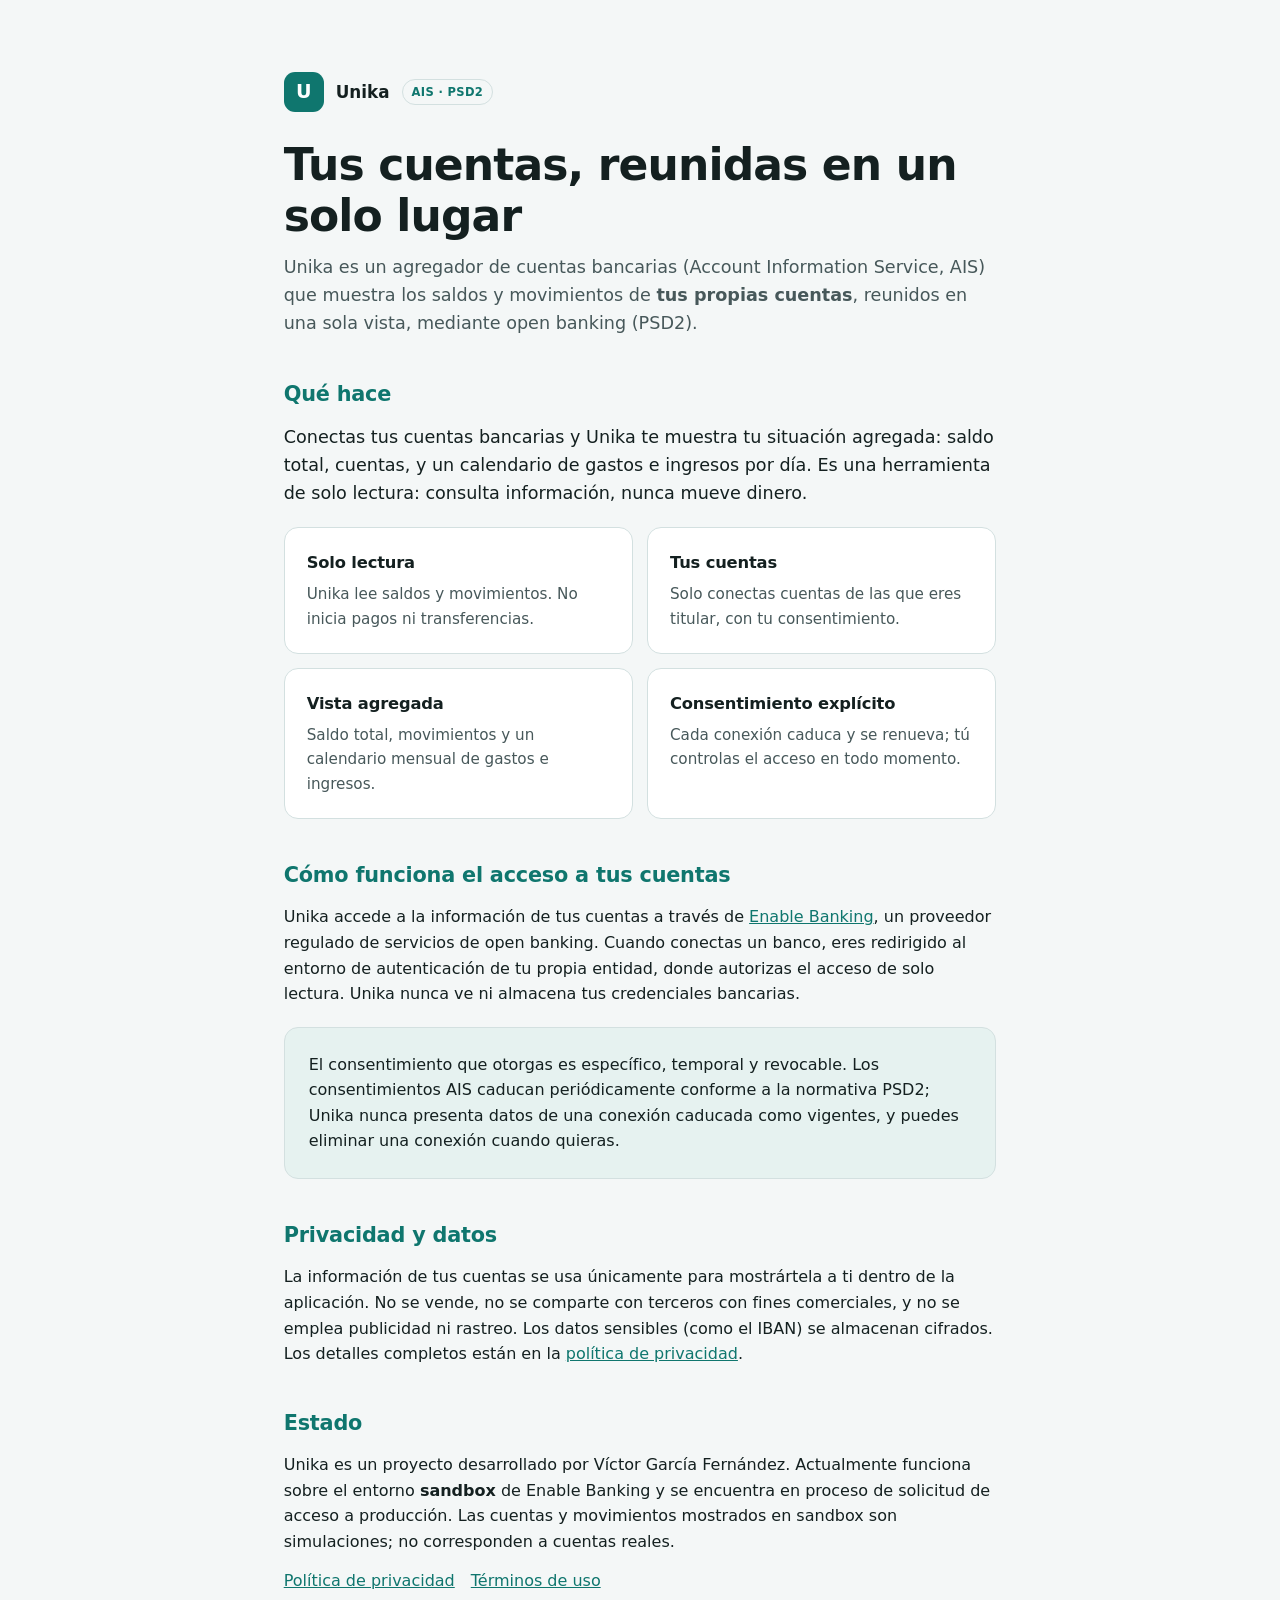
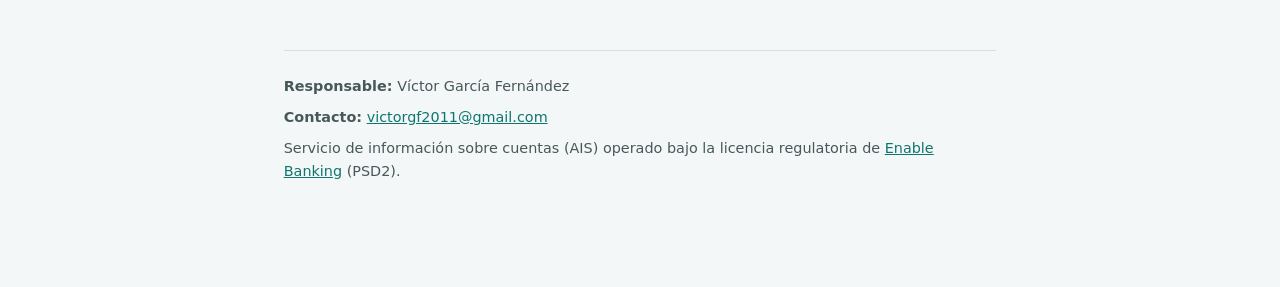
<file: unika/index.html>
<!doctype html>
<html lang="es">
<head>
<meta charset="utf-8">
<meta name="viewport" content="width=device-width, initial-scale=1">
<title>Unika — Agregador de cuentas (AIS)</title>
<meta name="description" content="Unika es un agregador de cuentas bancarias (AIS) que reúne los saldos y movimientos de tus propias cuentas en un solo lugar, mediante open banking (PSD2) a través de Enable Banking.">
<style>
  :root { color-scheme: light dark; }
  * { margin: 0; padding: 0; box-sizing: border-box; }

  :root {
    --page: #f4f7f7;
    --surface: #ffffff;
    --ink: #142020;
    --ink-soft: #47585a;
    --line: #d3e0e0;
    --accent: #0f766e;
    --accent-soft: #e6f2f0;
  }
  @media (prefers-color-scheme: dark) {
    :root {
      --page: #0d1615;
      --surface: #131f1e;
      --ink: #e5efee;
      --ink-soft: #adc0bf;
      --line: #2a3a39;
      --accent: #4fd1c5;
      --accent-soft: #10312e;
    }
  }

  body {
    background: var(--page);
    color: var(--ink);
    font-family: "Atkinson Hyperlegible", ui-sans-serif, system-ui, -apple-system, sans-serif;
    line-height: 1.6;
    padding: clamp(24px, 6vw, 72px) 20px 96px;
    -webkit-font-smoothing: antialiased;
  }
  main { max-width: 70ch; margin: 0 auto; }

  .mark {
    display: inline-flex; align-items: center; gap: 12px;
    margin-bottom: 28px; font-weight: 700; font-size: 1.05rem;
  }
  .mark .logo {
    width: 40px; height: 40px; border-radius: 11px;
    background: var(--accent); color: #fff;
    display: flex; align-items: center; justify-content: center;
    font-weight: 700; font-size: 1.2rem;
  }
  .badge {
    font-size: 0.72rem; font-weight: 600; letter-spacing: 0.03em;
    text-transform: uppercase; color: var(--accent);
    border: 1px solid var(--line); border-radius: 999px;
    padding: 3px 9px;
  }

  header { margin-bottom: 40px; }
  h1 {
    font-size: clamp(2rem, 5vw, 2.75rem);
    line-height: 1.15; letter-spacing: -0.02em;
  }
  .tagline { color: var(--ink-soft); margin-top: 12px; font-size: 1.1rem; }

  section { margin-top: 40px; }
  h2 {
    font-size: 1.3rem; letter-spacing: -0.01em; margin-bottom: 12px;
    color: var(--accent);
  }
  p { margin-bottom: 14px; }
  .lead { font-size: 1.1rem; }

  .callout {
    background: var(--accent-soft);
    border: 1px solid var(--line);
    border-radius: 14px;
    padding: clamp(18px, 4vw, 24px);
    margin: 20px 0;
  }
  .callout p:last-child { margin-bottom: 0; }

  ul { margin: 0 0 14px 1.2em; }
  li { margin-bottom: 8px; }

  .grid { display: grid; gap: 14px; grid-template-columns: 1fr; margin-top: 20px; }
  @media (min-width: 640px) { .grid { grid-template-columns: 1fr 1fr; } }
  .feature {
    background: var(--surface);
    border: 1px solid var(--line);
    border-radius: 14px;
    padding: clamp(18px, 4vw, 22px);
  }
  .feature h3 { font-size: 1.02rem; margin-bottom: 6px; letter-spacing: -0.01em; }
  .feature p { color: var(--ink-soft); font-size: 0.95rem; margin-bottom: 0; }

  a { color: var(--accent); }

  .links { display: flex; flex-wrap: wrap; gap: 16px; margin-top: 8px; }

  footer {
    margin-top: 56px; padding-top: 24px;
    border-top: 1px solid var(--line);
    color: var(--ink-soft); font-size: 0.9rem;
  }
  footer a { color: var(--accent); }
  footer p { margin-bottom: 8px; }
</style>
</head>
<body>
<main>
  <header>
    <span class="mark">
      <span class="logo">U</span>
      <span>Unika</span>
      <span class="badge">AIS · PSD2</span>
    </span>
    <h1>Tus cuentas, reunidas en un solo lugar</h1>
    <p class="tagline">
      Unika es un agregador de cuentas bancarias (Account Information Service, AIS)
      que muestra los saldos y movimientos de <strong>tus propias cuentas</strong>,
      reunidos en una sola vista, mediante open banking (PSD2).
    </p>
  </header>

  <section>
    <h2>Qué hace</h2>
    <p class="lead">
      Conectas tus cuentas bancarias y Unika te muestra tu situación agregada:
      saldo total, cuentas, y un calendario de gastos e ingresos por día. Es una
      herramienta de solo lectura: consulta información, nunca mueve dinero.
    </p>
    <div class="grid">
      <div class="feature">
        <h3>Solo lectura</h3>
        <p>Unika lee saldos y movimientos. No inicia pagos ni transferencias.</p>
      </div>
      <div class="feature">
        <h3>Tus cuentas</h3>
        <p>Solo conectas cuentas de las que eres titular, con tu consentimiento.</p>
      </div>
      <div class="feature">
        <h3>Vista agregada</h3>
        <p>Saldo total, movimientos y un calendario mensual de gastos e ingresos.</p>
      </div>
      <div class="feature">
        <h3>Consentimiento explícito</h3>
        <p>Cada conexión caduca y se renueva; tú controlas el acceso en todo momento.</p>
      </div>
    </div>
  </section>

  <section>
    <h2>Cómo funciona el acceso a tus cuentas</h2>
    <p>
      Unika accede a la información de tus cuentas a través de
      <a href="https://enablebanking.com/" rel="noopener">Enable Banking</a>, un
      proveedor regulado de servicios de open banking. Cuando conectas un banco,
      eres redirigido al entorno de autenticación de tu propia entidad, donde
      autorizas el acceso de solo lectura. Unika nunca ve ni almacena tus
      credenciales bancarias.
    </p>
    <div class="callout">
      <p>
        El consentimiento que otorgas es específico, temporal y revocable.
        Los consentimientos AIS caducan periódicamente conforme a la normativa
        PSD2; Unika nunca presenta datos de una conexión caducada como vigentes,
        y puedes eliminar una conexión cuando quieras.
      </p>
    </div>
  </section>

  <section>
    <h2>Privacidad y datos</h2>
    <p>
      La información de tus cuentas se usa únicamente para mostrártela a ti dentro
      de la aplicación. No se vende, no se comparte con terceros con fines
      comerciales, y no se emplea publicidad ni rastreo. Los datos sensibles
      (como el IBAN) se almacenan cifrados. Los detalles completos están en la
      <a href="privacy.html">política de privacidad</a>.
    </p>
  </section>

  <section>
    <h2>Estado</h2>
    <p>
      Unika es un proyecto desarrollado por Víctor García Fernández. Actualmente
      funciona sobre el entorno <strong>sandbox</strong> de Enable Banking y se
      encuentra en proceso de solicitud de acceso a producción. Las cuentas y
      movimientos mostrados en sandbox son simulaciones; no corresponden a cuentas
      reales.
    </p>
    <div class="links">
      <a href="privacy.html">Política de privacidad</a>
      <a href="terms.html">Términos de uso</a>
    </div>
  </section>

  <footer>
    <p><strong>Responsable:</strong> Víctor García Fernández</p>
    <p><strong>Contacto:</strong> <a href="mailto:victorgf2011@gmail.com">victorgf2011@gmail.com</a></p>
    <p>
      Servicio de información sobre cuentas (AIS) operado bajo la licencia
      regulatoria de <a href="https://enablebanking.com/" rel="noopener">Enable Banking</a> (PSD2).
    </p>
  </footer>
</main>
</body>
</html>
</file>
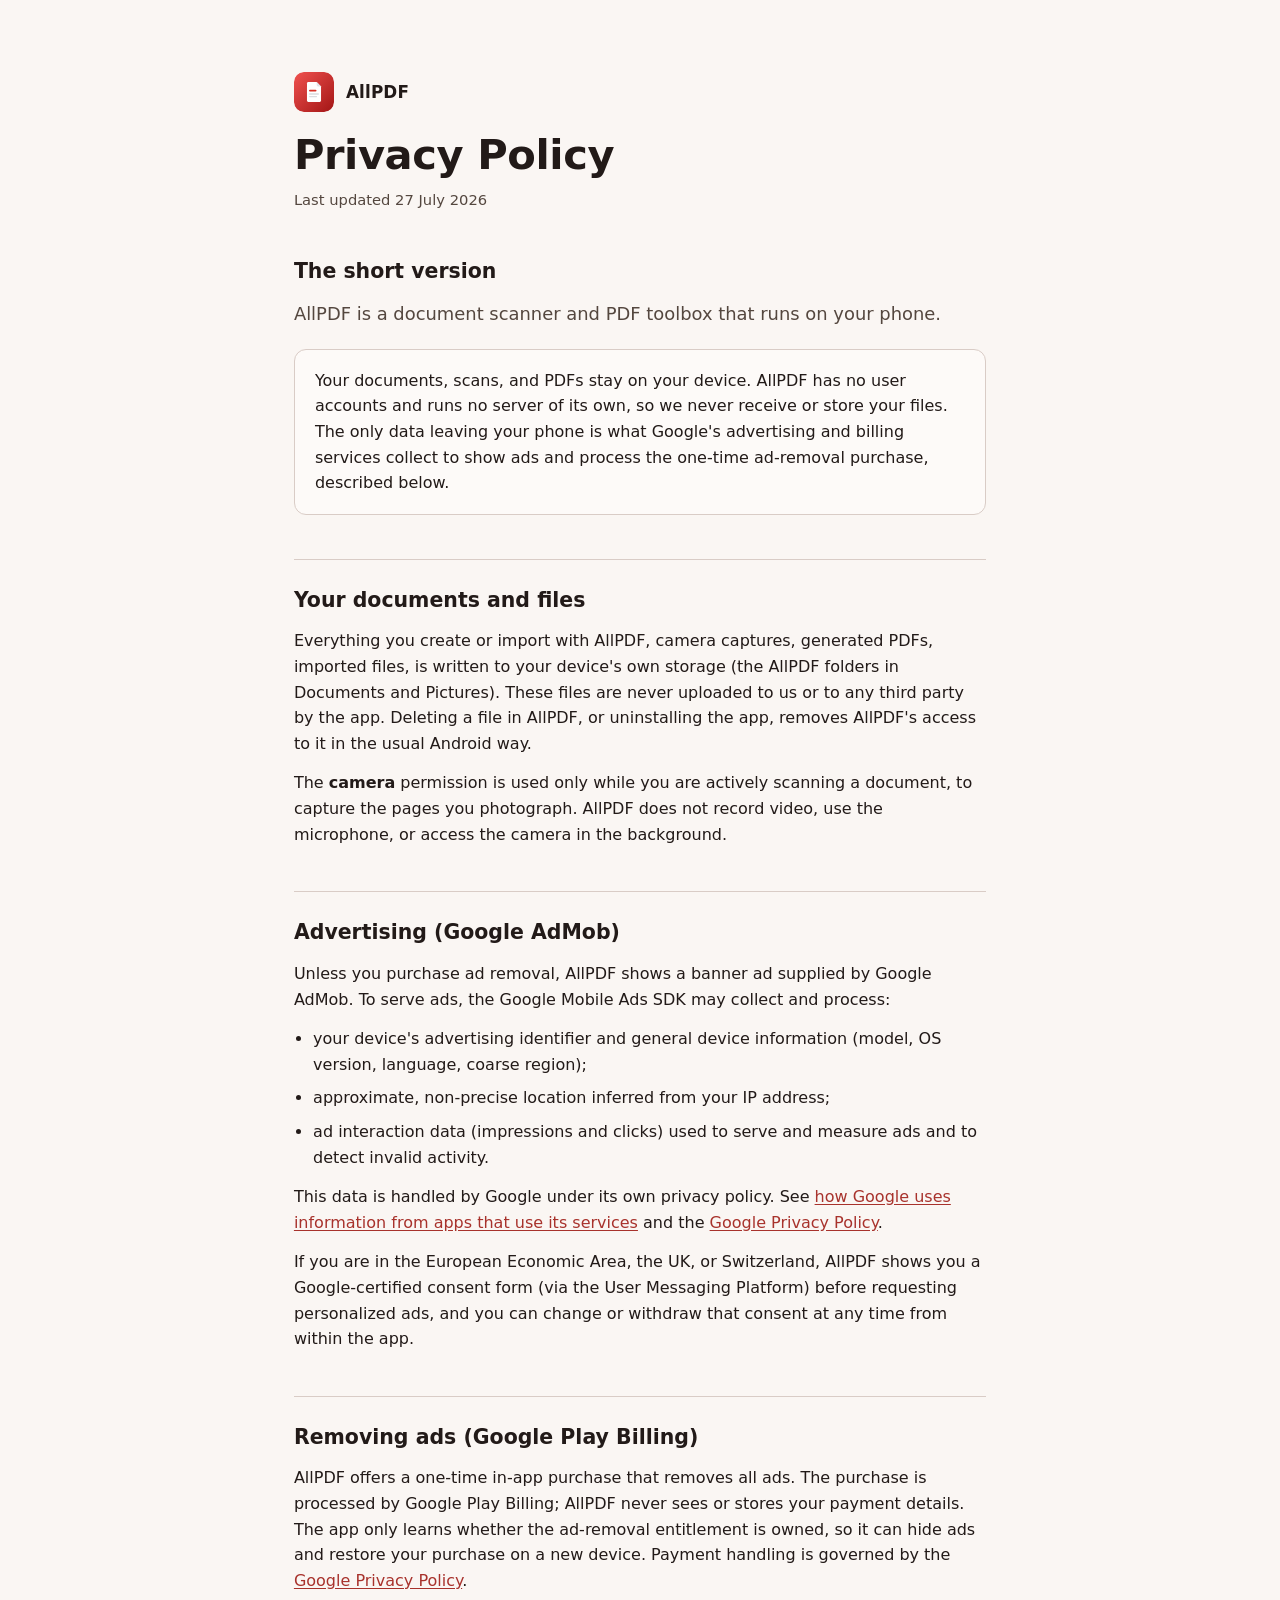
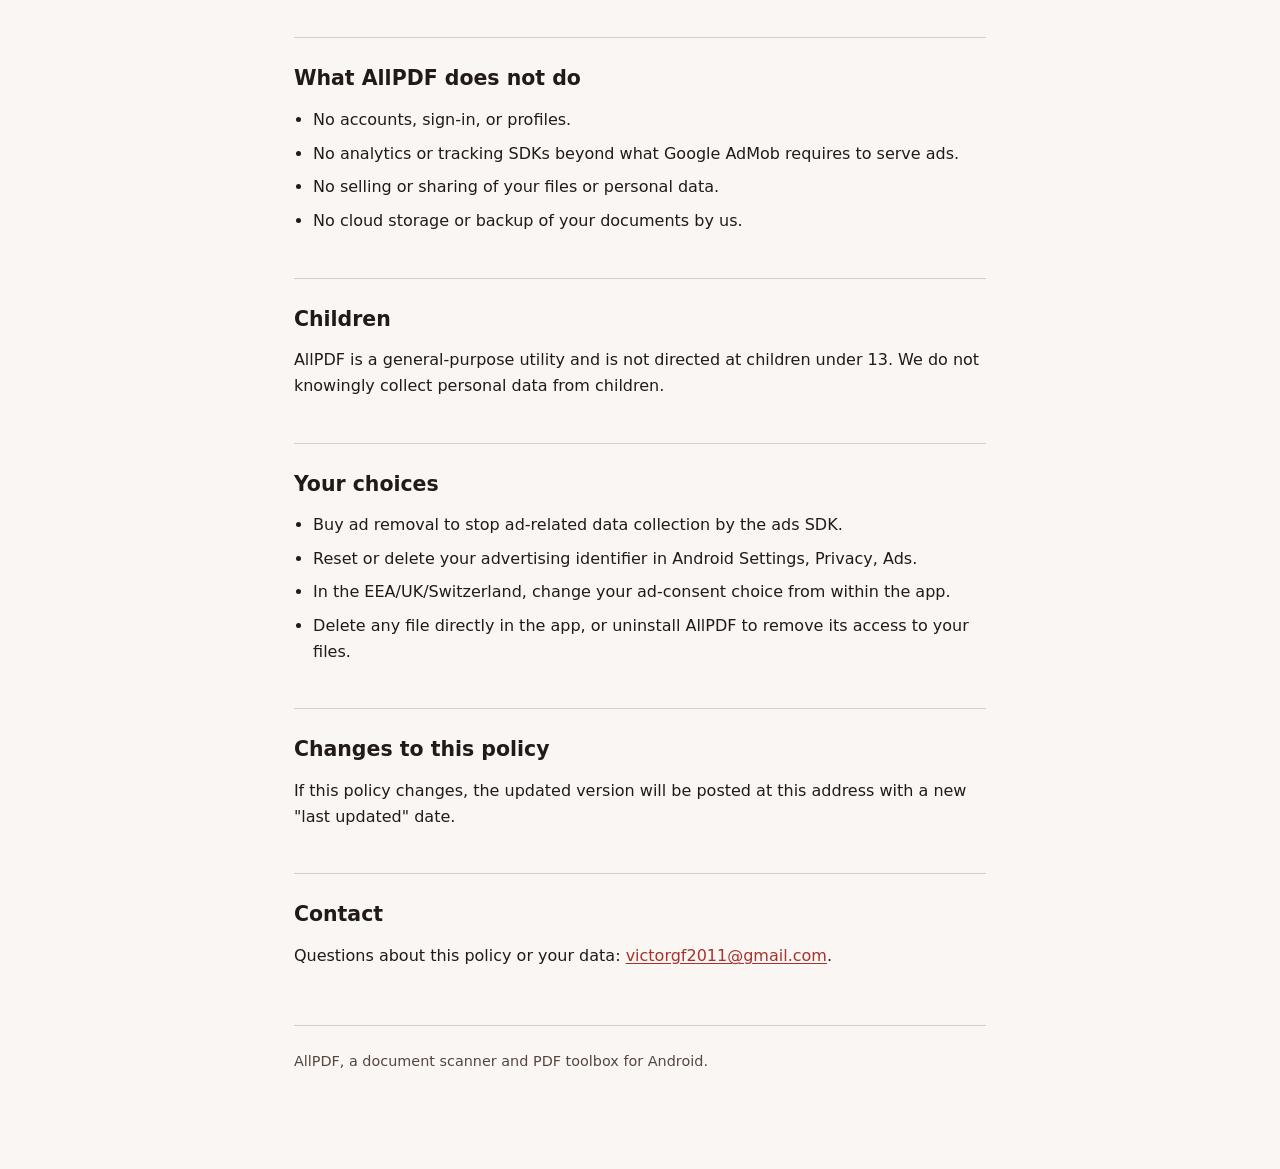
<file: allpdf/privacy.html>
<!doctype html>
<html lang="en">
<head>
<meta charset="utf-8">
<meta name="viewport" content="width=device-width, initial-scale=1">
<title>AllPDF Privacy Policy</title>
<style>
  :root { color-scheme: light dark; }
  * { margin: 0; padding: 0; box-sizing: border-box; }

  :root {
    --page: #faf6f3;
    --surface: #fdfaf8;
    --ink: #221a18;
    --ink-soft: #54473f;
    --line: #d9ccc6;
    --accent: #a8322c;
  }
  @media (prefers-color-scheme: dark) {
    :root {
      --page: #181110;
      --surface: #1e1614;
      --ink: #ede1dc;
      --ink-soft: #dccbc4;
      --line: #54473f;
      --accent: #efa79d;
    }
  }

  body {
    background: var(--page);
    color: var(--ink);
    font-family: "Atkinson Hyperlegible", ui-sans-serif, system-ui, -apple-system, sans-serif;
    line-height: 1.6;
    padding: clamp(24px, 6vw, 72px) 20px 96px;
    -webkit-font-smoothing: antialiased;
  }
  main { max-width: 68ch; margin: 0 auto; }

  header { margin-bottom: 40px; }
  .mark {
    display: inline-flex; align-items: center; gap: 12px;
    margin-bottom: 20px;
  }
  .mark svg { width: 40px; height: 40px; border-radius: 10px; display: block; }
  .mark span {
    font-weight: 700; font-size: 1.05rem; letter-spacing: 0.01em;
  }
  h1 {
    font-family: "Schibsted Grotesk", ui-sans-serif, system-ui, sans-serif;
    font-weight: 700;
    font-size: clamp(1.9rem, 5vw, 2.6rem);
    line-height: 1.1;
    letter-spacing: -0.01em;
    margin-bottom: 10px;
  }
  .updated { color: var(--ink-soft); font-size: 0.92rem; }

  h2 {
    font-family: "Schibsted Grotesk", ui-sans-serif, system-ui, sans-serif;
    font-weight: 700;
    font-size: 1.28rem;
    margin: 44px 0 12px;
    padding-top: 24px;
    border-top: 1px solid var(--line);
  }
  section:first-of-type h2 { border-top: none; padding-top: 0; }
  p { margin-bottom: 14px; }
  p + p { margin-top: 0; }
  ul { margin: 0 0 14px 1.2em; }
  li { margin-bottom: 8px; }
  strong { font-weight: 700; }
  a { color: var(--accent); text-underline-offset: 2px; }

  .lead { font-size: 1.12rem; color: var(--ink-soft); margin-bottom: 8px; }

  .callout {
    background: var(--surface);
    border: 1px solid var(--line);
    border-radius: 12px;
    padding: 18px 20px;
    margin: 20px 0;
  }
  .callout p:last-child { margin-bottom: 0; }

  footer {
    margin-top: 56px; padding-top: 24px;
    border-top: 1px solid var(--line);
    color: var(--ink-soft); font-size: 0.9rem;
  }
</style>
</head>
<body>
<main>
  <header>
    <span class="mark">
      <svg viewBox="0 0 512 512" aria-hidden="true">
        <defs>
          <linearGradient id="bg" x1="0" y1="0" x2="1" y2="1">
            <stop offset="0" stop-color="#F0524F"/><stop offset="1" stop-color="#A31515"/>
          </linearGradient>
        </defs>
        <rect width="512" height="512" rx="115" fill="url(#bg)"/>
        <path d="M184 128 H290 L346 184 V366 Q346 384 328 384 H184 Q166 384 166 366 V146 Q166 128 184 128 Z" fill="#fff"/>
        <path d="M290 128 L346 184 H308 Q290 184 290 166 Z" fill="#e2e5ea"/>
        <rect x="192" y="226" width="96" height="24" rx="12" fill="#D93025"/>
        <rect x="192" y="272" width="128" height="18" rx="9" fill="#dadce0"/>
        <rect x="192" y="306" width="104" height="18" rx="9" fill="#dadce0"/>
      </svg>
      <span>AllPDF</span>
    </span>
    <h1>Privacy Policy</h1>
    <p class="updated">Last updated 27 July 2026</p>
  </header>

  <section>
    <h2>The short version</h2>
    <p class="lead">AllPDF is a document scanner and PDF toolbox that runs on your phone.</p>
    <div class="callout">
      <p>Your documents, scans, and PDFs stay on your device. AllPDF has no user accounts and runs no server of its own, so we never receive or store your files. The only data leaving your phone is what Google's advertising and billing services collect to show ads and process the one-time ad-removal purchase, described below.</p>
    </div>
  </section>

  <section>
    <h2>Your documents and files</h2>
    <p>Everything you create or import with AllPDF, camera captures, generated PDFs, imported files, is written to your device's own storage (the AllPDF folders in Documents and Pictures). These files are never uploaded to us or to any third party by the app. Deleting a file in AllPDF, or uninstalling the app, removes AllPDF's access to it in the usual Android way.</p>
    <p>The <strong>camera</strong> permission is used only while you are actively scanning a document, to capture the pages you photograph. AllPDF does not record video, use the microphone, or access the camera in the background.</p>
  </section>

  <section>
    <h2>Advertising (Google AdMob)</h2>
    <p>Unless you purchase ad removal, AllPDF shows a banner ad supplied by Google AdMob. To serve ads, the Google Mobile Ads SDK may collect and process:</p>
    <ul>
      <li>your device's advertising identifier and general device information (model, OS version, language, coarse region);</li>
      <li>approximate, non-precise location inferred from your IP address;</li>
      <li>ad interaction data (impressions and clicks) used to serve and measure ads and to detect invalid activity.</li>
    </ul>
    <p>This data is handled by Google under its own privacy policy. See <a href="https://policies.google.com/technologies/partner-sites">how Google uses information from apps that use its services</a> and the <a href="https://policies.google.com/privacy">Google Privacy Policy</a>.</p>
    <p>If you are in the European Economic Area, the UK, or Switzerland, AllPDF shows you a Google-certified consent form (via the User Messaging Platform) before requesting personalized ads, and you can change or withdraw that consent at any time from within the app.</p>
  </section>

  <section>
    <h2>Removing ads (Google Play Billing)</h2>
    <p>AllPDF offers a one-time in-app purchase that removes all ads. The purchase is processed by Google Play Billing; AllPDF never sees or stores your payment details. The app only learns whether the ad-removal entitlement is owned, so it can hide ads and restore your purchase on a new device. Payment handling is governed by the <a href="https://policies.google.com/privacy">Google Privacy Policy</a>.</p>
  </section>

  <section>
    <h2>What AllPDF does not do</h2>
    <ul>
      <li>No accounts, sign-in, or profiles.</li>
      <li>No analytics or tracking SDKs beyond what Google AdMob requires to serve ads.</li>
      <li>No selling or sharing of your files or personal data.</li>
      <li>No cloud storage or backup of your documents by us.</li>
    </ul>
  </section>

  <section>
    <h2>Children</h2>
    <p>AllPDF is a general-purpose utility and is not directed at children under 13. We do not knowingly collect personal data from children.</p>
  </section>

  <section>
    <h2>Your choices</h2>
    <ul>
      <li>Buy ad removal to stop ad-related data collection by the ads SDK.</li>
      <li>Reset or delete your advertising identifier in Android Settings, Privacy, Ads.</li>
      <li>In the EEA/UK/Switzerland, change your ad-consent choice from within the app.</li>
      <li>Delete any file directly in the app, or uninstall AllPDF to remove its access to your files.</li>
    </ul>
  </section>

  <section>
    <h2>Changes to this policy</h2>
    <p>If this policy changes, the updated version will be posted at this address with a new "last updated" date.</p>
  </section>

  <section>
    <h2>Contact</h2>
    <p>Questions about this policy or your data: <a href="mailto:victorgf2011@gmail.com">victorgf2011@gmail.com</a>.</p>
  </section>

  <footer>
    AllPDF, a document scanner and PDF toolbox for Android.
  </footer>
</main>
</body>
</html>
</file>
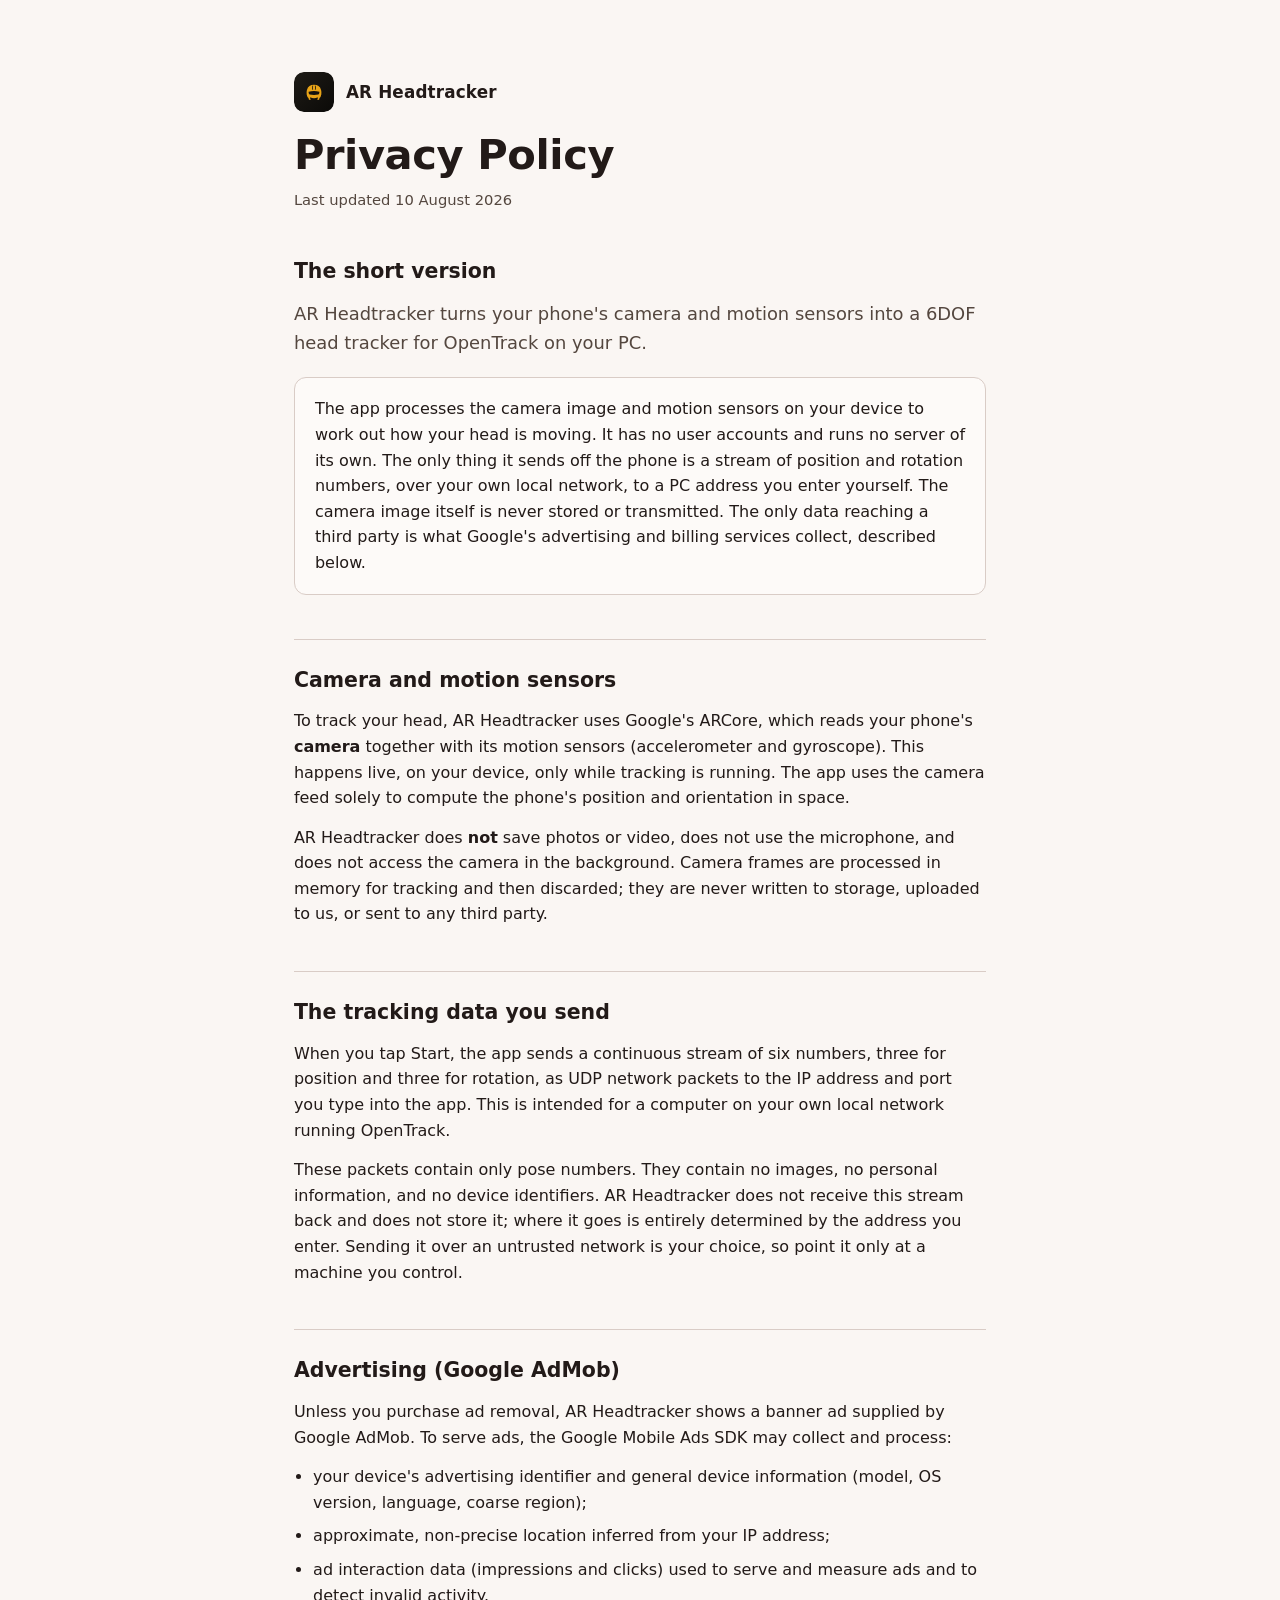
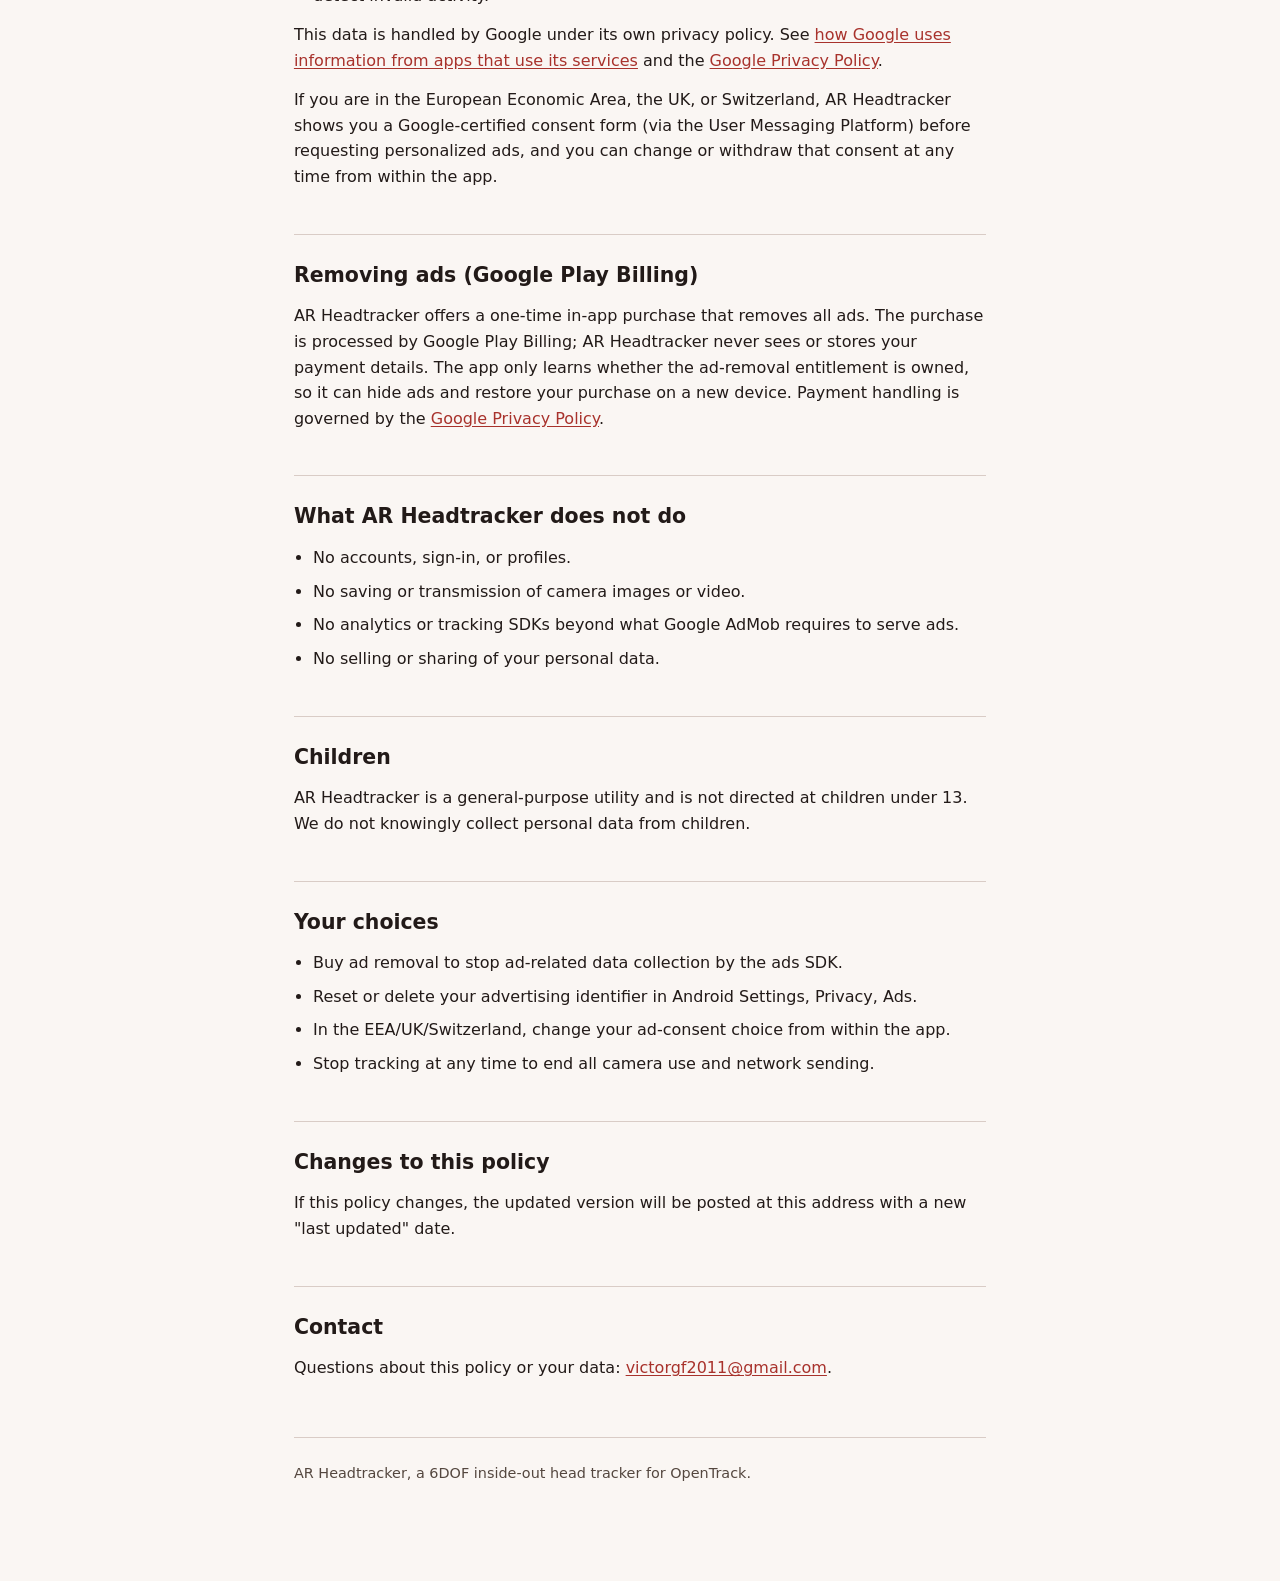
<file: ar-headtracker/privacy.html>
<!doctype html>
<html lang="en">
<head>
<meta charset="utf-8">
<meta name="viewport" content="width=device-width, initial-scale=1">
<title>AR Headtracker Privacy Policy</title>
<style>
  :root { color-scheme: light dark; }
  * { margin: 0; padding: 0; box-sizing: border-box; }

  :root {
    --page: #faf6f3;
    --surface: #fdfaf8;
    --ink: #221a18;
    --ink-soft: #54473f;
    --line: #d9ccc6;
    --accent: #a8322c;
  }
  @media (prefers-color-scheme: dark) {
    :root {
      --page: #181110;
      --surface: #1e1614;
      --ink: #ede1dc;
      --ink-soft: #dccbc4;
      --line: #54473f;
      --accent: #efa79d;
    }
  }

  body {
    background: var(--page);
    color: var(--ink);
    font-family: "Atkinson Hyperlegible", ui-sans-serif, system-ui, -apple-system, sans-serif;
    line-height: 1.6;
    padding: clamp(24px, 6vw, 72px) 20px 96px;
    -webkit-font-smoothing: antialiased;
  }
  main { max-width: 68ch; margin: 0 auto; }

  header { margin-bottom: 40px; }
  .mark {
    display: inline-flex; align-items: center; gap: 12px;
    margin-bottom: 20px;
  }
  .mark svg { width: 40px; height: 40px; border-radius: 10px; display: block; }
  .mark span {
    font-weight: 700; font-size: 1.05rem; letter-spacing: 0.01em;
  }
  h1 {
    font-family: "Schibsted Grotesk", ui-sans-serif, system-ui, sans-serif;
    font-weight: 700;
    font-size: clamp(1.9rem, 5vw, 2.6rem);
    line-height: 1.1;
    letter-spacing: -0.01em;
    margin-bottom: 10px;
  }
  .updated { color: var(--ink-soft); font-size: 0.92rem; }

  h2 {
    font-family: "Schibsted Grotesk", ui-sans-serif, system-ui, sans-serif;
    font-weight: 700;
    font-size: 1.28rem;
    margin: 44px 0 12px;
    padding-top: 24px;
    border-top: 1px solid var(--line);
  }
  section:first-of-type h2 { border-top: none; padding-top: 0; }
  p { margin-bottom: 14px; }
  p + p { margin-top: 0; }
  ul { margin: 0 0 14px 1.2em; }
  li { margin-bottom: 8px; }
  strong { font-weight: 700; }
  a { color: var(--accent); text-underline-offset: 2px; }

  .lead { font-size: 1.12rem; color: var(--ink-soft); margin-bottom: 8px; }

  .callout {
    background: var(--surface);
    border: 1px solid var(--line);
    border-radius: 12px;
    padding: 18px 20px;
    margin: 20px 0;
  }
  .callout p:last-child { margin-bottom: 0; }

  footer {
    margin-top: 56px; padding-top: 24px;
    border-top: 1px solid var(--line);
    color: var(--ink-soft); font-size: 0.9rem;
  }
</style>
</head>
<body>
<main>
  <header>
    <span class="mark">
      <svg viewBox="0 0 512 512" aria-hidden="true">
        <defs>
          <linearGradient id="bg" x1="0" y1="0" x2="1" y2="1">
            <stop offset="0" stop-color="#1E1B16"/><stop offset="1" stop-color="#0B0A08"/>
          </linearGradient>
        </defs>
        <rect width="512" height="512" rx="115" fill="url(#bg)"/>
        <g transform="translate(256 262) scale(0.72) translate(-256 -262)" fill="#E8A317" fill-rule="evenodd">
          <path d="M256 126 Q354 126 382 216 Q392 250 386 296 Q380 340 350 364 Q356 372 350 384 Q342 400 316 396 Q328 372 322 348 Q292 366 256 366 Q220 366 190 348 Q184 372 196 396 Q170 400 162 384 Q156 372 162 364 Q132 340 126 296 Q120 250 130 216 Q158 126 256 126 Z M160 250 Q256 226 352 250 Q356 280 336 298 Q256 314 176 298 Q156 280 160 250 Z M240 140 Q236 182 240 214 L226 214 Q221 180 226 143 Q232 140 240 140 Z M272 140 Q276 182 272 214 L286 214 Q291 180 286 143 Q280 140 272 140 Z"/>
        </g>
      </svg>
      <span>AR Headtracker</span>
    </span>
    <h1>Privacy Policy</h1>
    <p class="updated">Last updated 10 August 2026</p>
  </header>

  <section>
    <h2>The short version</h2>
    <p class="lead">AR Headtracker turns your phone's camera and motion sensors into a 6DOF head tracker for OpenTrack on your PC.</p>
    <div class="callout">
      <p>The app processes the camera image and motion sensors on your device to work out how your head is moving. It has no user accounts and runs no server of its own. The only thing it sends off the phone is a stream of position and rotation numbers, over your own local network, to a PC address you enter yourself. The camera image itself is never stored or transmitted. The only data reaching a third party is what Google's advertising and billing services collect, described below.</p>
    </div>
  </section>

  <section>
    <h2>Camera and motion sensors</h2>
    <p>To track your head, AR Headtracker uses Google's ARCore, which reads your phone's <strong>camera</strong> together with its motion sensors (accelerometer and gyroscope). This happens live, on your device, only while tracking is running. The app uses the camera feed solely to compute the phone's position and orientation in space.</p>
    <p>AR Headtracker does <strong>not</strong> save photos or video, does not use the microphone, and does not access the camera in the background. Camera frames are processed in memory for tracking and then discarded; they are never written to storage, uploaded to us, or sent to any third party.</p>
  </section>

  <section>
    <h2>The tracking data you send</h2>
    <p>When you tap Start, the app sends a continuous stream of six numbers, three for position and three for rotation, as UDP network packets to the IP address and port you type into the app. This is intended for a computer on your own local network running OpenTrack.</p>
    <p>These packets contain only pose numbers. They contain no images, no personal information, and no device identifiers. AR Headtracker does not receive this stream back and does not store it; where it goes is entirely determined by the address you enter. Sending it over an untrusted network is your choice, so point it only at a machine you control.</p>
  </section>

  <section>
    <h2>Advertising (Google AdMob)</h2>
    <p>Unless you purchase ad removal, AR Headtracker shows a banner ad supplied by Google AdMob. To serve ads, the Google Mobile Ads SDK may collect and process:</p>
    <ul>
      <li>your device's advertising identifier and general device information (model, OS version, language, coarse region);</li>
      <li>approximate, non-precise location inferred from your IP address;</li>
      <li>ad interaction data (impressions and clicks) used to serve and measure ads and to detect invalid activity.</li>
    </ul>
    <p>This data is handled by Google under its own privacy policy. See <a href="https://policies.google.com/technologies/partner-sites">how Google uses information from apps that use its services</a> and the <a href="https://policies.google.com/privacy">Google Privacy Policy</a>.</p>
    <p>If you are in the European Economic Area, the UK, or Switzerland, AR Headtracker shows you a Google-certified consent form (via the User Messaging Platform) before requesting personalized ads, and you can change or withdraw that consent at any time from within the app.</p>
  </section>

  <section>
    <h2>Removing ads (Google Play Billing)</h2>
    <p>AR Headtracker offers a one-time in-app purchase that removes all ads. The purchase is processed by Google Play Billing; AR Headtracker never sees or stores your payment details. The app only learns whether the ad-removal entitlement is owned, so it can hide ads and restore your purchase on a new device. Payment handling is governed by the <a href="https://policies.google.com/privacy">Google Privacy Policy</a>.</p>
  </section>

  <section>
    <h2>What AR Headtracker does not do</h2>
    <ul>
      <li>No accounts, sign-in, or profiles.</li>
      <li>No saving or transmission of camera images or video.</li>
      <li>No analytics or tracking SDKs beyond what Google AdMob requires to serve ads.</li>
      <li>No selling or sharing of your personal data.</li>
    </ul>
  </section>

  <section>
    <h2>Children</h2>
    <p>AR Headtracker is a general-purpose utility and is not directed at children under 13. We do not knowingly collect personal data from children.</p>
  </section>

  <section>
    <h2>Your choices</h2>
    <ul>
      <li>Buy ad removal to stop ad-related data collection by the ads SDK.</li>
      <li>Reset or delete your advertising identifier in Android Settings, Privacy, Ads.</li>
      <li>In the EEA/UK/Switzerland, change your ad-consent choice from within the app.</li>
      <li>Stop tracking at any time to end all camera use and network sending.</li>
    </ul>
  </section>

  <section>
    <h2>Changes to this policy</h2>
    <p>If this policy changes, the updated version will be posted at this address with a new "last updated" date.</p>
  </section>

  <section>
    <h2>Contact</h2>
    <p>Questions about this policy or your data: <a href="mailto:victorgf2011@gmail.com">victorgf2011@gmail.com</a>.</p>
  </section>

  <footer>
    AR Headtracker, a 6DOF inside-out head tracker for OpenTrack.
  </footer>
</main>
</body>
</html>
</file>
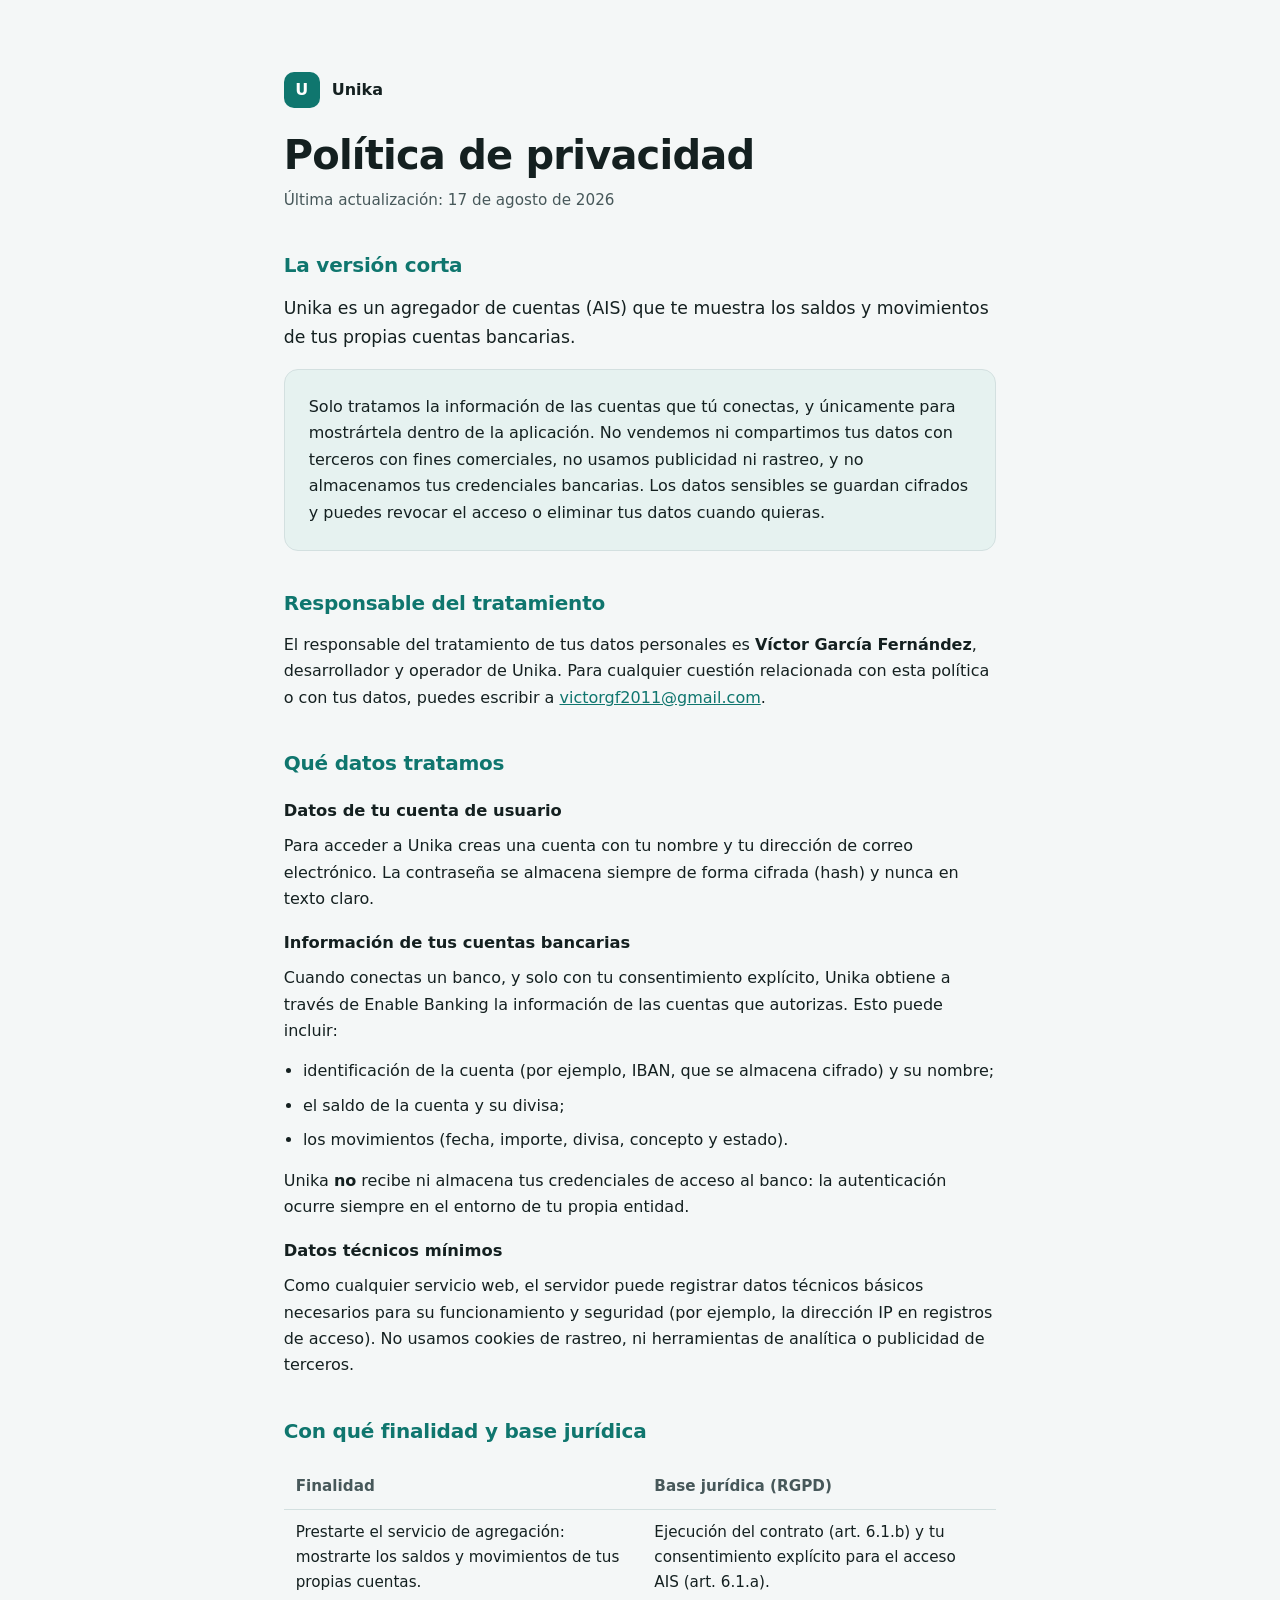
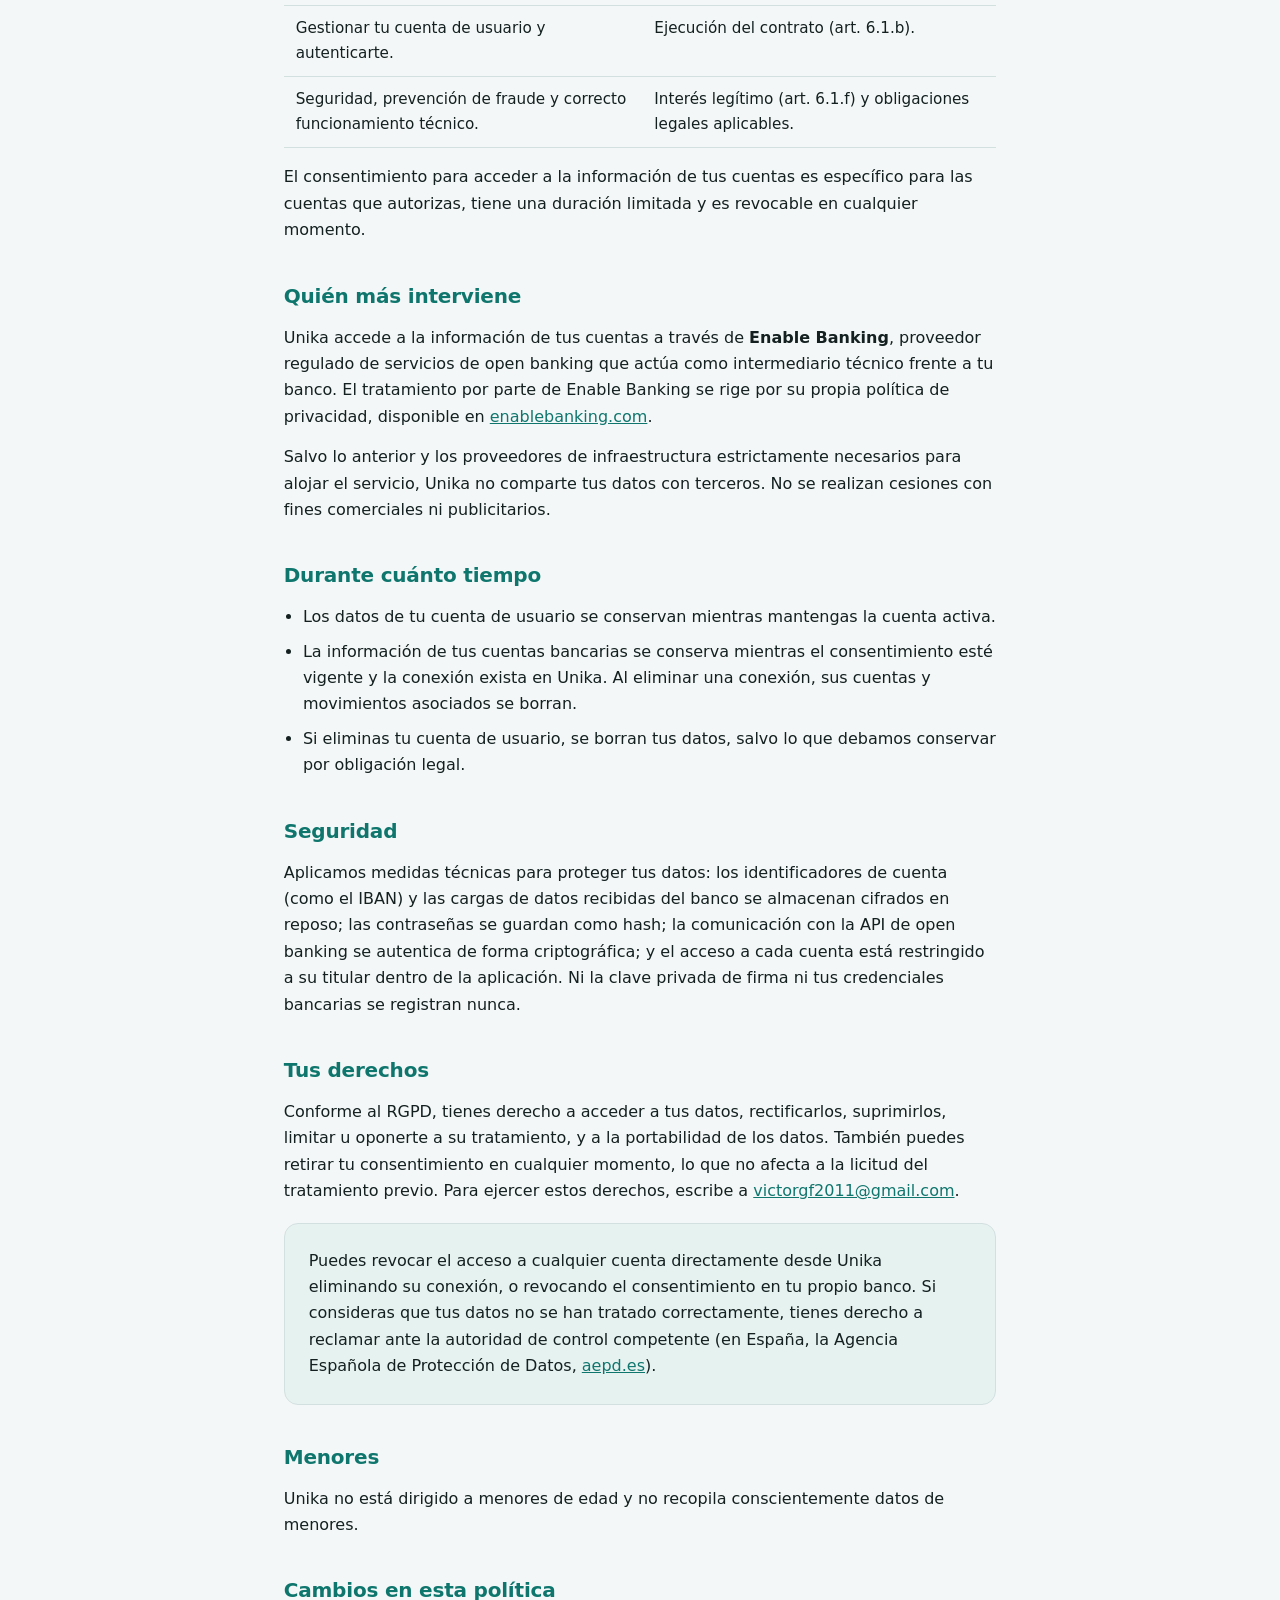
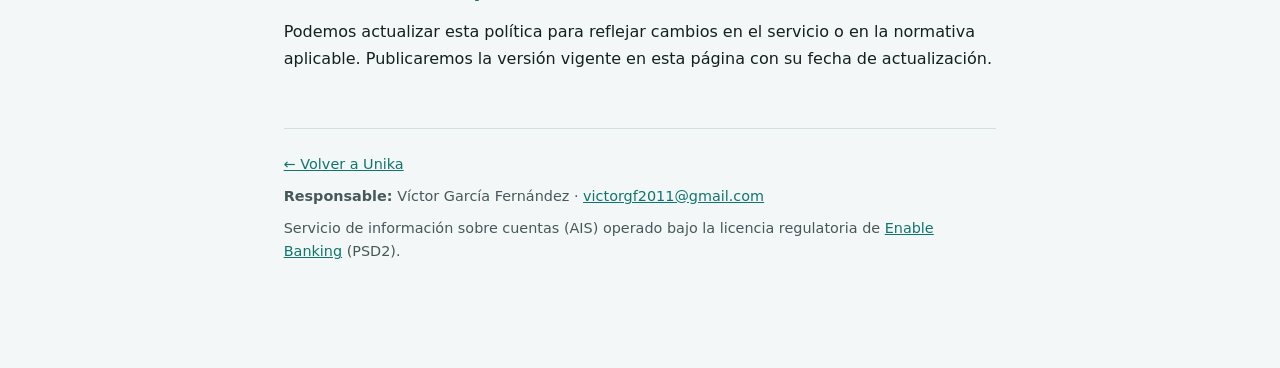
<file: unika/privacy.html>
<!doctype html>
<html lang="es">
<head>
<meta charset="utf-8">
<meta name="viewport" content="width=device-width, initial-scale=1">
<title>Unika — Política de privacidad</title>
<meta name="description" content="Política de privacidad de Unika, agregador de cuentas (AIS): qué datos se tratan, con qué base jurídica, durante cuánto tiempo y qué derechos tienes.">
<style>
  :root { color-scheme: light dark; }
  * { margin: 0; padding: 0; box-sizing: border-box; }

  :root {
    --page: #f4f7f7;
    --surface: #ffffff;
    --ink: #142020;
    --ink-soft: #47585a;
    --line: #d3e0e0;
    --accent: #0f766e;
    --accent-soft: #e6f2f0;
  }
  @media (prefers-color-scheme: dark) {
    :root {
      --page: #0d1615;
      --surface: #131f1e;
      --ink: #e5efee;
      --ink-soft: #adc0bf;
      --line: #2a3a39;
      --accent: #4fd1c5;
      --accent-soft: #10312e;
    }
  }

  body {
    background: var(--page);
    color: var(--ink);
    font-family: "Atkinson Hyperlegible", ui-sans-serif, system-ui, -apple-system, sans-serif;
    line-height: 1.65;
    padding: clamp(24px, 6vw, 72px) 20px 96px;
    -webkit-font-smoothing: antialiased;
  }
  main { max-width: 70ch; margin: 0 auto; }

  .mark { display: inline-flex; align-items: center; gap: 12px; margin-bottom: 24px; font-weight: 700; }
  .mark .logo {
    width: 36px; height: 36px; border-radius: 10px;
    background: var(--accent); color: #fff;
    display: flex; align-items: center; justify-content: center; font-weight: 700;
  }
  .mark a { color: inherit; text-decoration: none; }

  header { margin-bottom: 32px; }
  h1 { font-size: clamp(1.9rem, 5vw, 2.5rem); line-height: 1.15; letter-spacing: -0.02em; }
  .updated { color: var(--ink-soft); margin-top: 10px; font-size: 0.95rem; }

  section { margin-top: 36px; }
  h2 { font-size: 1.25rem; letter-spacing: -0.01em; margin-bottom: 12px; color: var(--accent); }
  h3 { font-size: 1.02rem; margin: 18px 0 8px; }
  p { margin-bottom: 14px; }
  .lead { font-size: 1.08rem; }

  .callout {
    background: var(--accent-soft);
    border: 1px solid var(--line);
    border-radius: 14px;
    padding: clamp(18px, 4vw, 24px);
    margin: 18px 0;
  }
  .callout p:last-child { margin-bottom: 0; }

  ul { margin: 0 0 14px 1.2em; }
  li { margin-bottom: 8px; }

  table { width: 100%; border-collapse: collapse; margin: 16px 0; font-size: 0.95rem; }
  th, td { text-align: left; vertical-align: top; padding: 10px 12px; border-bottom: 1px solid var(--line); }
  th { color: var(--ink-soft); font-weight: 600; }

  a { color: var(--accent); }

  footer {
    margin-top: 56px; padding-top: 24px;
    border-top: 1px solid var(--line);
    color: var(--ink-soft); font-size: 0.9rem;
  }
  footer a { color: var(--accent); }
  footer p { margin-bottom: 8px; }
  .backlink { display: inline-block; margin-bottom: 8px; }
</style>
</head>
<body>
<main>
  <header>
    <span class="mark">
      <span class="logo">U</span>
      <a href="index.html">Unika</a>
    </span>
    <h1>Política de privacidad</h1>
    <p class="updated">Última actualización: 17 de agosto de 2026</p>
  </header>

  <section>
    <h2>La versión corta</h2>
    <p class="lead">
      Unika es un agregador de cuentas (AIS) que te muestra los saldos y
      movimientos de tus propias cuentas bancarias.
    </p>
    <div class="callout">
      <p>
        Solo tratamos la información de las cuentas que tú conectas, y únicamente
        para mostrártela dentro de la aplicación. No vendemos ni compartimos tus
        datos con terceros con fines comerciales, no usamos publicidad ni
        rastreo, y no almacenamos tus credenciales bancarias. Los datos sensibles
        se guardan cifrados y puedes revocar el acceso o eliminar tus datos cuando
        quieras.
      </p>
    </div>
  </section>

  <section>
    <h2>Responsable del tratamiento</h2>
    <p>
      El responsable del tratamiento de tus datos personales es
      <strong>Víctor García Fernández</strong>, desarrollador y operador de Unika.
      Para cualquier cuestión relacionada con esta política o con tus datos, puedes
      escribir a <a href="mailto:victorgf2011@gmail.com">victorgf2011@gmail.com</a>.
    </p>
  </section>

  <section>
    <h2>Qué datos tratamos</h2>
    <h3>Datos de tu cuenta de usuario</h3>
    <p>
      Para acceder a Unika creas una cuenta con tu nombre y tu dirección de correo
      electrónico. La contraseña se almacena siempre de forma cifrada (hash) y
      nunca en texto claro.
    </p>

    <h3>Información de tus cuentas bancarias</h3>
    <p>
      Cuando conectas un banco, y solo con tu consentimiento explícito, Unika
      obtiene a través de Enable Banking la información de las cuentas que
      autorizas. Esto puede incluir:
    </p>
    <ul>
      <li>identificación de la cuenta (por ejemplo, IBAN, que se almacena cifrado) y su nombre;</li>
      <li>el saldo de la cuenta y su divisa;</li>
      <li>los movimientos (fecha, importe, divisa, concepto y estado).</li>
    </ul>
    <p>
      Unika <strong>no</strong> recibe ni almacena tus credenciales de acceso al
      banco: la autenticación ocurre siempre en el entorno de tu propia entidad.
    </p>

    <h3>Datos técnicos mínimos</h3>
    <p>
      Como cualquier servicio web, el servidor puede registrar datos técnicos
      básicos necesarios para su funcionamiento y seguridad (por ejemplo, la
      dirección IP en registros de acceso). No usamos cookies de rastreo, ni
      herramientas de analítica o publicidad de terceros.
    </p>
  </section>

  <section>
    <h2>Con qué finalidad y base jurídica</h2>
    <table>
      <thead>
        <tr><th>Finalidad</th><th>Base jurídica (RGPD)</th></tr>
      </thead>
      <tbody>
        <tr>
          <td>Prestarte el servicio de agregación: mostrarte los saldos y movimientos de tus propias cuentas.</td>
          <td>Ejecución del contrato (art. 6.1.b) y tu consentimiento explícito para el acceso AIS (art. 6.1.a).</td>
        </tr>
        <tr>
          <td>Gestionar tu cuenta de usuario y autenticarte.</td>
          <td>Ejecución del contrato (art. 6.1.b).</td>
        </tr>
        <tr>
          <td>Seguridad, prevención de fraude y correcto funcionamiento técnico.</td>
          <td>Interés legítimo (art. 6.1.f) y obligaciones legales aplicables.</td>
        </tr>
      </tbody>
    </table>
    <p>
      El consentimiento para acceder a la información de tus cuentas es específico
      para las cuentas que autorizas, tiene una duración limitada y es revocable
      en cualquier momento.
    </p>
  </section>

  <section>
    <h2>Quién más interviene</h2>
    <p>
      Unika accede a la información de tus cuentas a través de
      <strong>Enable Banking</strong>, proveedor regulado de servicios de open
      banking que actúa como intermediario técnico frente a tu banco. El
      tratamiento por parte de Enable Banking se rige por su propia política de
      privacidad, disponible en
      <a href="https://enablebanking.com/" rel="noopener">enablebanking.com</a>.
    </p>
    <p>
      Salvo lo anterior y los proveedores de infraestructura estrictamente
      necesarios para alojar el servicio, Unika no comparte tus datos con terceros.
      No se realizan cesiones con fines comerciales ni publicitarios.
    </p>
  </section>

  <section>
    <h2>Durante cuánto tiempo</h2>
    <ul>
      <li>Los datos de tu cuenta de usuario se conservan mientras mantengas la cuenta activa.</li>
      <li>La información de tus cuentas bancarias se conserva mientras el consentimiento esté vigente y la conexión exista en Unika. Al eliminar una conexión, sus cuentas y movimientos asociados se borran.</li>
      <li>Si eliminas tu cuenta de usuario, se borran tus datos, salvo lo que debamos conservar por obligación legal.</li>
    </ul>
  </section>

  <section>
    <h2>Seguridad</h2>
    <p>
      Aplicamos medidas técnicas para proteger tus datos: los identificadores de
      cuenta (como el IBAN) y las cargas de datos recibidas del banco se almacenan
      cifrados en reposo; las contraseñas se guardan como hash; la comunicación
      con la API de open banking se autentica de forma criptográfica; y el acceso a
      cada cuenta está restringido a su titular dentro de la aplicación. Ni la
      clave privada de firma ni tus credenciales bancarias se registran nunca.
    </p>
  </section>

  <section>
    <h2>Tus derechos</h2>
    <p>
      Conforme al RGPD, tienes derecho a acceder a tus datos, rectificarlos,
      suprimirlos, limitar u oponerte a su tratamiento, y a la portabilidad de los
      datos. También puedes retirar tu consentimiento en cualquier momento, lo que
      no afecta a la licitud del tratamiento previo. Para ejercer estos derechos,
      escribe a <a href="mailto:victorgf2011@gmail.com">victorgf2011@gmail.com</a>.
    </p>
    <div class="callout">
      <p>
        Puedes revocar el acceso a cualquier cuenta directamente desde Unika
        eliminando su conexión, o revocando el consentimiento en tu propio banco.
        Si consideras que tus datos no se han tratado correctamente, tienes derecho
        a reclamar ante la autoridad de control competente (en España, la Agencia
        Española de Protección de Datos, <a href="https://www.aepd.es/" rel="noopener">aepd.es</a>).
      </p>
    </div>
  </section>

  <section>
    <h2>Menores</h2>
    <p>
      Unika no está dirigido a menores de edad y no recopila conscientemente datos
      de menores.
    </p>
  </section>

  <section>
    <h2>Cambios en esta política</h2>
    <p>
      Podemos actualizar esta política para reflejar cambios en el servicio o en la
      normativa aplicable. Publicaremos la versión vigente en esta página con su
      fecha de actualización.
    </p>
  </section>

  <footer>
    <a class="backlink" href="index.html">← Volver a Unika</a>
    <p><strong>Responsable:</strong> Víctor García Fernández · <a href="mailto:victorgf2011@gmail.com">victorgf2011@gmail.com</a></p>
    <p>
      Servicio de información sobre cuentas (AIS) operado bajo la licencia
      regulatoria de <a href="https://enablebanking.com/" rel="noopener">Enable Banking</a> (PSD2).
    </p>
  </footer>
</main>
</body>
</html>
</file>
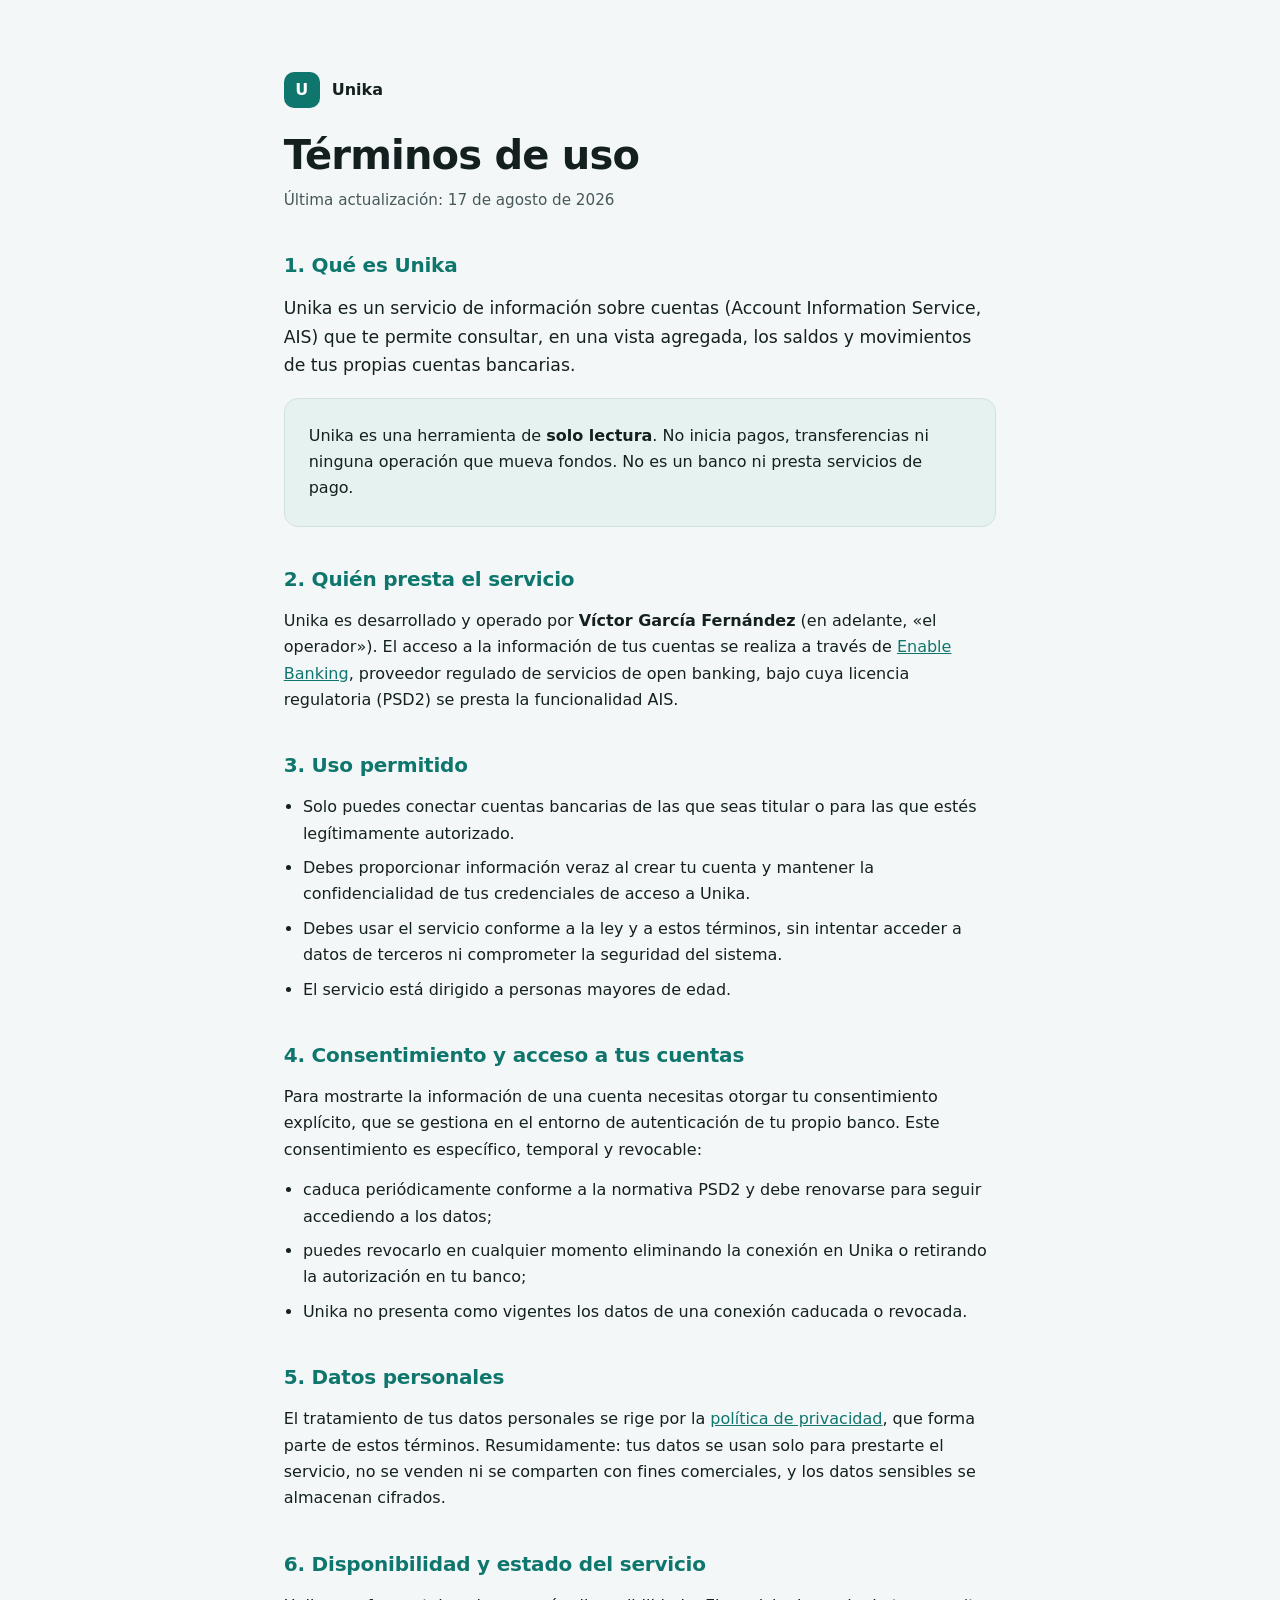
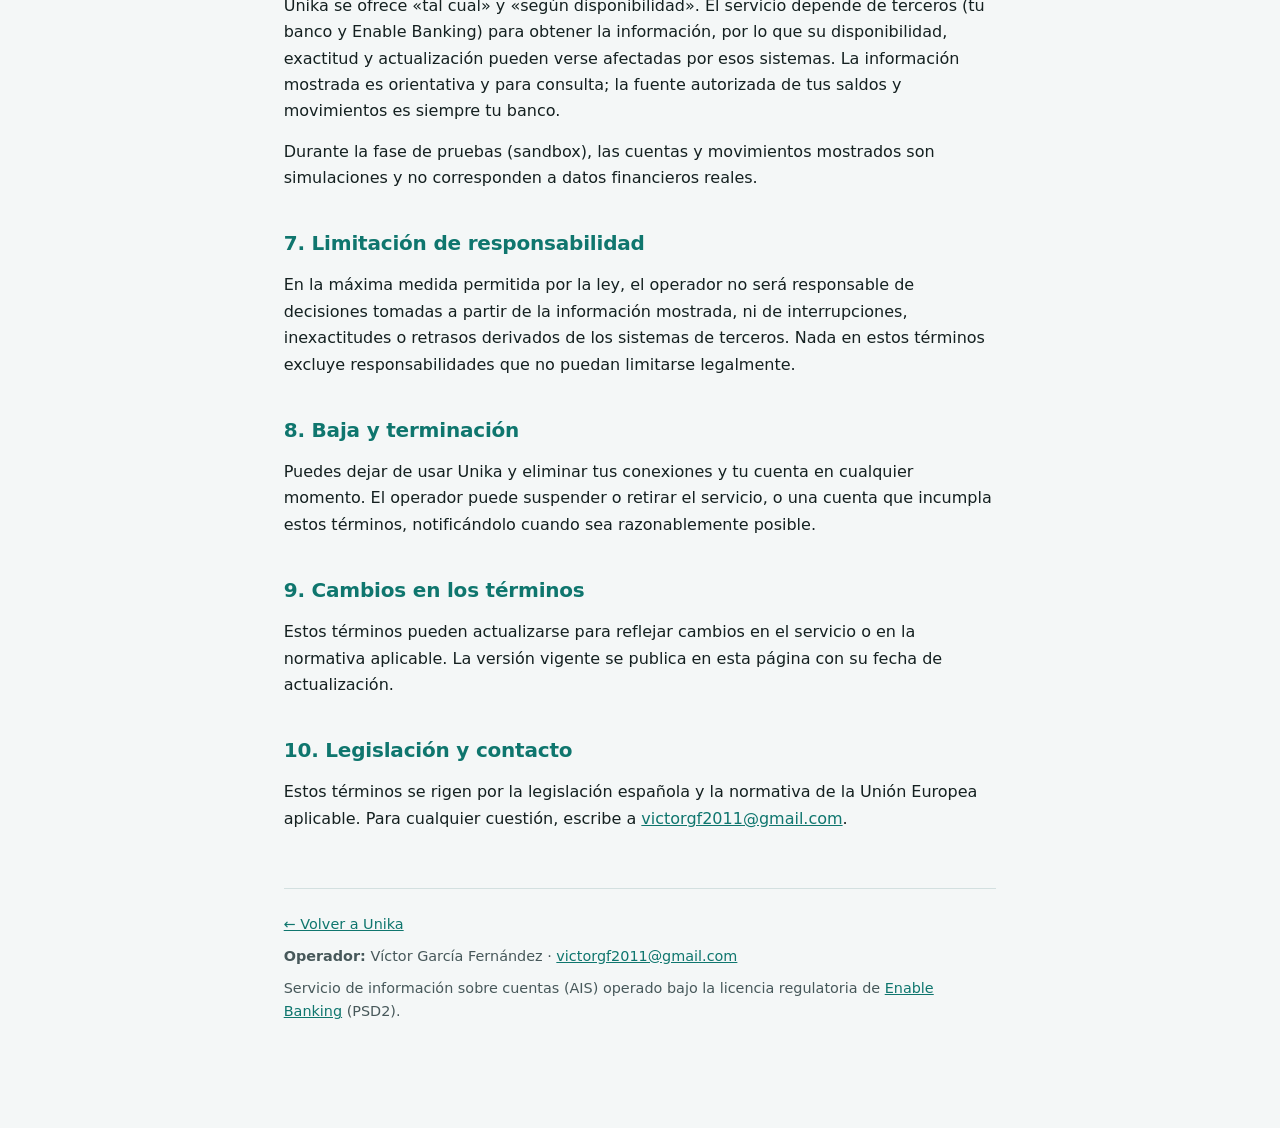
<file: unika/terms.html>
<!doctype html>
<html lang="es">
<head>
<meta charset="utf-8">
<meta name="viewport" content="width=device-width, initial-scale=1">
<title>Unika — Términos de uso</title>
<meta name="description" content="Términos de uso de Unika, agregador de cuentas (AIS): qué es el servicio, condiciones de uso, responsabilidades y limitaciones.">
<style>
  :root { color-scheme: light dark; }
  * { margin: 0; padding: 0; box-sizing: border-box; }

  :root {
    --page: #f4f7f7;
    --surface: #ffffff;
    --ink: #142020;
    --ink-soft: #47585a;
    --line: #d3e0e0;
    --accent: #0f766e;
    --accent-soft: #e6f2f0;
  }
  @media (prefers-color-scheme: dark) {
    :root {
      --page: #0d1615;
      --surface: #131f1e;
      --ink: #e5efee;
      --ink-soft: #adc0bf;
      --line: #2a3a39;
      --accent: #4fd1c5;
      --accent-soft: #10312e;
    }
  }

  body {
    background: var(--page);
    color: var(--ink);
    font-family: "Atkinson Hyperlegible", ui-sans-serif, system-ui, -apple-system, sans-serif;
    line-height: 1.65;
    padding: clamp(24px, 6vw, 72px) 20px 96px;
    -webkit-font-smoothing: antialiased;
  }
  main { max-width: 70ch; margin: 0 auto; }

  .mark { display: inline-flex; align-items: center; gap: 12px; margin-bottom: 24px; font-weight: 700; }
  .mark .logo {
    width: 36px; height: 36px; border-radius: 10px;
    background: var(--accent); color: #fff;
    display: flex; align-items: center; justify-content: center; font-weight: 700;
  }
  .mark a { color: inherit; text-decoration: none; }

  header { margin-bottom: 32px; }
  h1 { font-size: clamp(1.9rem, 5vw, 2.5rem); line-height: 1.15; letter-spacing: -0.02em; }
  .updated { color: var(--ink-soft); margin-top: 10px; font-size: 0.95rem; }

  section { margin-top: 36px; }
  h2 { font-size: 1.25rem; letter-spacing: -0.01em; margin-bottom: 12px; color: var(--accent); }
  p { margin-bottom: 14px; }
  .lead { font-size: 1.08rem; }

  .callout {
    background: var(--accent-soft);
    border: 1px solid var(--line);
    border-radius: 14px;
    padding: clamp(18px, 4vw, 24px);
    margin: 18px 0;
  }
  .callout p:last-child { margin-bottom: 0; }

  ul { margin: 0 0 14px 1.2em; }
  li { margin-bottom: 8px; }

  a { color: var(--accent); }

  footer {
    margin-top: 56px; padding-top: 24px;
    border-top: 1px solid var(--line);
    color: var(--ink-soft); font-size: 0.9rem;
  }
  footer a { color: var(--accent); }
  footer p { margin-bottom: 8px; }
  .backlink { display: inline-block; margin-bottom: 8px; }
</style>
</head>
<body>
<main>
  <header>
    <span class="mark">
      <span class="logo">U</span>
      <a href="index.html">Unika</a>
    </span>
    <h1>Términos de uso</h1>
    <p class="updated">Última actualización: 17 de agosto de 2026</p>
  </header>

  <section>
    <h2>1. Qué es Unika</h2>
    <p class="lead">
      Unika es un servicio de información sobre cuentas (Account Information
      Service, AIS) que te permite consultar, en una vista agregada, los saldos y
      movimientos de tus propias cuentas bancarias.
    </p>
    <div class="callout">
      <p>
        Unika es una herramienta de <strong>solo lectura</strong>. No inicia
        pagos, transferencias ni ninguna operación que mueva fondos. No es un
        banco ni presta servicios de pago.
      </p>
    </div>
  </section>

  <section>
    <h2>2. Quién presta el servicio</h2>
    <p>
      Unika es desarrollado y operado por <strong>Víctor García Fernández</strong>
      (en adelante, «el operador»). El acceso a la información de tus cuentas se
      realiza a través de <a href="https://enablebanking.com/" rel="noopener">Enable
      Banking</a>, proveedor regulado de servicios de open banking, bajo cuya
      licencia regulatoria (PSD2) se presta la funcionalidad AIS.
    </p>
  </section>

  <section>
    <h2>3. Uso permitido</h2>
    <ul>
      <li>Solo puedes conectar cuentas bancarias de las que seas titular o para las que estés legítimamente autorizado.</li>
      <li>Debes proporcionar información veraz al crear tu cuenta y mantener la confidencialidad de tus credenciales de acceso a Unika.</li>
      <li>Debes usar el servicio conforme a la ley y a estos términos, sin intentar acceder a datos de terceros ni comprometer la seguridad del sistema.</li>
      <li>El servicio está dirigido a personas mayores de edad.</li>
    </ul>
  </section>

  <section>
    <h2>4. Consentimiento y acceso a tus cuentas</h2>
    <p>
      Para mostrarte la información de una cuenta necesitas otorgar tu
      consentimiento explícito, que se gestiona en el entorno de autenticación de
      tu propio banco. Este consentimiento es específico, temporal y revocable:
    </p>
    <ul>
      <li>caduca periódicamente conforme a la normativa PSD2 y debe renovarse para seguir accediendo a los datos;</li>
      <li>puedes revocarlo en cualquier momento eliminando la conexión en Unika o retirando la autorización en tu banco;</li>
      <li>Unika no presenta como vigentes los datos de una conexión caducada o revocada.</li>
    </ul>
  </section>

  <section>
    <h2>5. Datos personales</h2>
    <p>
      El tratamiento de tus datos personales se rige por la
      <a href="privacy.html">política de privacidad</a>, que forma parte de estos
      términos. Resumidamente: tus datos se usan solo para prestarte el servicio,
      no se venden ni se comparten con fines comerciales, y los datos sensibles se
      almacenan cifrados.
    </p>
  </section>

  <section>
    <h2>6. Disponibilidad y estado del servicio</h2>
    <p>
      Unika se ofrece «tal cual» y «según disponibilidad». El servicio depende de
      terceros (tu banco y Enable Banking) para obtener la información, por lo que
      su disponibilidad, exactitud y actualización pueden verse afectadas por esos
      sistemas. La información mostrada es orientativa y para consulta; la fuente
      autorizada de tus saldos y movimientos es siempre tu banco.
    </p>
    <p>
      Durante la fase de pruebas (sandbox), las cuentas y movimientos mostrados son
      simulaciones y no corresponden a datos financieros reales.
    </p>
  </section>

  <section>
    <h2>7. Limitación de responsabilidad</h2>
    <p>
      En la máxima medida permitida por la ley, el operador no será responsable de
      decisiones tomadas a partir de la información mostrada, ni de interrupciones,
      inexactitudes o retrasos derivados de los sistemas de terceros. Nada en estos
      términos excluye responsabilidades que no puedan limitarse legalmente.
    </p>
  </section>

  <section>
    <h2>8. Baja y terminación</h2>
    <p>
      Puedes dejar de usar Unika y eliminar tus conexiones y tu cuenta en cualquier
      momento. El operador puede suspender o retirar el servicio, o una cuenta que
      incumpla estos términos, notificándolo cuando sea razonablemente posible.
    </p>
  </section>

  <section>
    <h2>9. Cambios en los términos</h2>
    <p>
      Estos términos pueden actualizarse para reflejar cambios en el servicio o en
      la normativa aplicable. La versión vigente se publica en esta página con su
      fecha de actualización.
    </p>
  </section>

  <section>
    <h2>10. Legislación y contacto</h2>
    <p>
      Estos términos se rigen por la legislación española y la normativa de la
      Unión Europea aplicable. Para cualquier cuestión, escribe a
      <a href="mailto:victorgf2011@gmail.com">victorgf2011@gmail.com</a>.
    </p>
  </section>

  <footer>
    <a class="backlink" href="index.html">← Volver a Unika</a>
    <p><strong>Operador:</strong> Víctor García Fernández · <a href="mailto:victorgf2011@gmail.com">victorgf2011@gmail.com</a></p>
    <p>
      Servicio de información sobre cuentas (AIS) operado bajo la licencia
      regulatoria de <a href="https://enablebanking.com/" rel="noopener">Enable Banking</a> (PSD2).
    </p>
  </footer>
</main>
</body>
</html>
</file>
<file: portfolio.css>
@font-face {
  font-family: Manrope;
  src: url("assets/manrope-regular.ttf") format("truetype");
  font-weight: 400 500;
  font-display: swap;
}
@font-face {
  font-family: Manrope;
  src: url("assets/manrope-bold.ttf") format("truetype");
  font-weight: 600 800;
  font-display: swap;
}
:root {
  color-scheme: light;
  --bg: #fcfcfa;
  --ink: #262727;
  --muted: #636565;
  --line: #dedfda;
  --accent: #852e32;
  --ease: cubic-bezier(0.19, 1, 0.22, 1);
  --ease-out-quad: cubic-bezier(0.25, 0.46, 0.45, 0.94);
  --ease-in-out-cubic: cubic-bezier(0.645, 0.045, 0.355, 1);
  --round: 14px;
}
* {
  box-sizing: border-box;
}
html {
  scroll-padding-top: 30px;
}
body {
  margin: 0;
  background: var(--bg);
  color: var(--ink);
  font:
    17px/1.65 Manrope,
    Arial,
    sans-serif;
  -webkit-font-smoothing: antialiased;
}
button,
input,
select {
  font: inherit;
}
button,
a,
input,
select {
  -webkit-tap-highlight-color: transparent;
}
a {
  color: inherit;
  text-underline-offset: 4px;
}
button,
a {
  touch-action: manipulation;
}
button {
  cursor: pointer;
}
button:disabled {
  cursor: default;
}
img {
  max-width: 100%;
  display: block;
}
h1,
h2,
h3,
p {
  margin: 0;
}
h1,
h2,
h3 {
  text-wrap: balance;
}
p {
  text-wrap: pretty;
}
h2 {
  font-size: clamp(1.8rem, 3.3vw, 2.65rem);
  line-height: 1.18;
  letter-spacing: -0.035em;
}
h3 {
  font-size: 1.55rem;
  line-height: 1.3;
  letter-spacing: -0.025em;
}
h3 a {
  text-decoration: none;
}
h3 a span {
  font-size: 0.8em;
  color: var(--muted);
}
button {
  color: inherit;
}
a:focus-visible,
button:focus-visible,
input:focus-visible,
select:focus-visible,
summary:focus-visible {
  outline: 3px solid var(--accent);
  outline-offset: 5px;
  border-radius: 3px;
}
[hidden] {
  display: none !important;
}
.wrap {
  max-width: 1240px;
  width: calc(100% - 96px);
  margin-inline: auto;
}
.sr-only {
  position: absolute;
  width: 1px;
  height: 1px;
  padding: 0;
  margin: -1px;
  overflow: hidden;
  clip-path: inset(50%);
  white-space: nowrap;
  border: 0;
}
.js-only {
  display: none;
}
.js .js-only {
  display: flex;
}
.skip-link {
  position: fixed;
  top: 12px;
  left: 12px;
  z-index: 20;
  padding: 12px 20px;
  background: white;
  transform: translateY(-200%);
}
.skip-link:focus {
  transform: none;
}
.site-header {
  display: flex;
  align-items: center;
  justify-content: space-between;
  min-height: 110px;
  border-bottom: 1px solid var(--line);
  gap: 24px;
}
.identity {
  display: flex;
  /* Two very different font sizes side by side: centring the boxes leaves the
     glyphs visibly off. Same font, so sharing a baseline aligns the ink. */
  align-items: baseline;
  gap: 13px;
  text-decoration: none;
  font-weight: 700;
  font-size: 16px;
}
.monogram {
  font-size: 30px;
  letter-spacing: -0.07em;
  color: var(--accent);
  line-height: 1;
}
.site-header nav {
  display: flex;
  gap: 28px;
  align-items: center;
  font-size: 15px;
}
.site-header nav a {
  text-decoration: none;
  min-height: 44px;
  display: inline-flex;
  align-items: center;
  gap: 7px;
}
.nav-count {
  font-size: 12px;
  color: var(--muted);
}
.contact-link {
  border: 1px solid var(--line);
  padding: 0 16px;
  border-radius: 99px;
}
.hero {
  display: grid;
  grid-template-columns: 1.05fr 1fr;
  gap: 60px;
  align-items: center;
  padding-block: 72px 96px;
}
.intro {
  display: flex;
  align-items: center;
  gap: 12px;
  font-size: 14px;
  line-height: 1.5;
  margin-bottom: 25px;
}
.intro img {
  border-radius: 50%;
  object-fit: cover;
}
/* Ships `disabled` because the lightbox needs showModal(); the script enables
   it, so without JS it stays inert instead of being a dead control. */
.portrait {
  position: relative;
  padding: 0;
  border: 0;
  background: none;
  border-radius: 50%;
  flex: none;
  line-height: 0;
  transition: transform 150ms var(--ease-out-quad);
}
.portrait:active {
  transform: scale(0.97);
}
@media (hover: hover) and (pointer: fine) {
  .portrait:hover {
    transform: scale(1.02);
  }
}
/* Two elements so the entrance and the waving don't fight over `transform`:
   the wrapper slides the hand out, the image inside does the waving. */
.wave {
  position: absolute;
  right: -13px;
  bottom: -7px;
  width: 27px;
  pointer-events: none;
  opacity: 0;
  transform-origin: 60% 90%;
  transform: translate(-6px, 5px) scale(0.6) rotate(-24deg);
  transition:
    opacity 160ms ease,
    transform 260ms var(--ease);
}
.wave img {
  width: 100%;
  height: auto;
  border-radius: 0;
  transform-origin: 60% 90%;
}
@media (hover: hover) and (pointer: fine) {
  .portrait:hover .wave,
  .portrait:focus-visible .wave {
    opacity: 1;
    transform: none;
  }
  .portrait:hover .wave img,
  .portrait:focus-visible .wave img {
    animation: wave-hello 900ms var(--ease-in-out-cubic) 260ms infinite;
  }
}
@keyframes wave-hello {
  0%,
  100% {
    transform: rotate(0deg);
  }
  25% {
    transform: rotate(17deg);
  }
  50% {
    transform: rotate(-9deg);
  }
  75% {
    transform: rotate(14deg);
  }
}
.intro span {
  color: var(--muted);
}
h1 {
  font-size: clamp(2.65rem, 5.1vw, 4.6rem);
  line-height: 1.1;
  letter-spacing: -0.04em;
  font-weight: 700;
  margin-bottom: 26px;
}
h1 span {
  color: var(--accent);
}
.hero-description {
  max-width: 40ch;
  font-size: 18px;
  line-height: 1.85;
  color: #505353;
}
.hero-links {
  display: flex;
  align-items: center;
  gap: 25px;
  margin-top: 28px;
}
.button {
  display: inline-flex;
  align-items: center;
  justify-content: center;
  gap: 24px;
  min-height: 48px;
  padding: 12px 19px;
  border-radius: 7px;
  border: 1px solid var(--line);
  text-decoration: none;
  font-size: 15px;
  font-weight: 700;
  transition:
    transform 150ms ease,
    background-color 150ms ease;
}
.button.primary {
  background: var(--accent);
  color: white;
  border-color: var(--accent);
}
.button:active {
  transform: scale(0.97);
}
.text-link {
  display: inline-flex;
  gap: 12px;
  align-items: center;
  min-height: 44px;
  font-size: 15px;
  font-weight: 700;
  text-decoration: none;
}
.atlas {
  background: var(--accent);
  color: #fff6f1;
  border-radius: var(--round);
  padding: 26px 28px 20px;
  min-width: 0;
  box-shadow: 0 14px 45px -28px #5b0f2d80;
}
.atlas a:focus-visible,
.atlas button:focus-visible {
  outline-color: #fff;
}
.atlas-top {
  display: flex;
  justify-content: space-between;
  align-items: center;
  gap: 12px;
  font-size: 14px;
}
.segmented {
  border: 1px solid #ffffff40;
  border-radius: 99px;
  padding: 3px;
  gap: 0;
}
.segmented button {
  border: 0;
  background: transparent;
  color: #ffebe7;
  font-size: 12px;
  padding: 7px 10px;
  border-radius: 99px;
  min-height: 44px;
  transition:
    background-color 150ms ease,
    color 150ms ease;
}
.segmented button[aria-pressed="true"] {
  background: #fff6f1;
  color: #722127;
}
.atlas-story {
  margin-top: 28px;
  display: flex;
  justify-content: space-between;
  align-items: end;
  gap: 14px;
}
.atlas-story strong {
  font-size: 29px;
  line-height: 1.3;
  letter-spacing: -0.03em;
}
.atlas-story p {
  font-size: 12px;
  line-height: 1.7;
  color: #f4d8d5;
}
.plot {
  position: relative;
  height: 218px;
  margin-top: 26px;
}
.plot::after {
  content: "";
  position: absolute;
  bottom: 0;
  left: 0;
  right: 0;
  border-bottom: 1px solid #ffffff40;
}
.plot-dot {
  position: absolute;
  left: var(--x);
  bottom: var(--y);
  width: 10px;
  height: 10px;
  border-radius: 2px;
  background: #ffcec1;
  transform-origin: center;
  transition: opacity 150ms ease;
}
.plot-dot[data-fork="true"] {
  background: transparent;
  border: 1px solid #ffcec1;
}
.plot-labels {
  display: grid;
  grid-template-columns: repeat(5, minmax(0, 1fr));
  gap: 4px;
}
.plot-labels a {
  font-size: 13px;
  text-decoration: none;
  min-height: 48px;
  display: flex;
  align-items: center;
  gap: 5px;
  color: #ffebe7;
}
.plot-labels a small {
  font-size: 11px;
  color: #e1b5b3;
}
.atlas-bottom {
  border-top: 1px solid #ffffff30;
  padding-top: 17px;
  display: flex;
  justify-content: space-between;
  gap: 10px;
  font-size: 11px;
  color: #f3d4d0;
}
.atlas-bottom > span:first-child {
  display: flex;
  align-items: center;
  gap: 6px;
}
.legend-square {
  width: 7px;
  height: 7px;
  background: #ffcec1;
  display: inline-block;
  border-radius: 1px;
}
.legend-square.fork {
  border: 1px solid #ffcec1;
  background: none;
  margin-left: 8px;
}
.section-heading {
  display: flex;
  justify-content: space-between;
  align-items: end;
  gap: 28px;
  margin-bottom: 30px;
}
.section-heading p {
  font-size: 16px;
  color: var(--muted);
  margin-top: 10px;
}
.section-heading > .text-link {
  white-space: nowrap;
}
.work-section {
  padding-bottom: 84px;
}
.featured-grid {
  display: grid;
  grid-template-columns: 1.15fr 1fr;
  gap: 32px;
}
.project {
  min-width: 0;
}
.project-art {
  height: 330px;
  border-radius: var(--round);
  overflow: hidden;
  position: relative;
  display: block;
  text-decoration: none;
}
.langkeeper-art {
  background: #dce4dd;
  padding: 25px 32px;
}
.ecosystem {
  display: flex;
  align-items: center;
  justify-content: center;
  gap: 14px;
  font-size: 13px;
  color: #405346;
}
.ecosystem strong {
  font-size: 22px;
  letter-spacing: -0.03em;
}
.connector {
  opacity: 0.6;
}
.langkeeper-shot {
  width: 270px;
  margin: 23px auto 0;
  transform: rotate(-5deg);
  border-radius: 12px;
  box-shadow: 0 10px 35px #20372530;
  transition: transform 400ms var(--ease);
}
.art-caption {
  position: absolute;
  bottom: 0;
  left: 0;
  right: 0;
  padding: 15px 22px;
  font-size: 12px;
  background: #dce4dd;
  color: #405346;
  text-align: center;
}
.benibus-art {
  background: #ecdfcc;
  padding-top: 24px;
}
.bus-label {
  display: block;
  font-size: 22px;
  font-weight: 700;
  text-align: center;
  letter-spacing: -0.03em;
  color: #5d4833;
}
.phone-pair {
  height: 300px;
  display: flex;
  justify-content: center;
  gap: 17px;
  margin: 22px 35px 0;
  transform: rotate(5deg);
  transition: transform 400ms var(--ease);
}
.phone-pair img {
  width: 43%;
  max-width: 146px;
  object-fit: cover;
  object-position: top;
  height: 315px;
  border: 5px solid #292b29;
  border-radius: 20px;
  box-shadow: 0 12px 20px #68533820;
}
.phone-pair img + img {
  margin-top: 26px;
}
.benibus-art .art-caption {
  background: #ecdfcc;
  color: #5d4833;
}
.project-copy {
  padding: 22px 0 0;
}
.project-meta {
  display: flex;
  justify-content: space-between;
  align-items: center;
  font-size: 12px;
  color: var(--muted);
  gap: 12px;
  margin-bottom: 12px;
}
.project-copy h3 {
  margin-bottom: 12px;
}
.project-copy p {
  color: #5a5c5a;
  font-size: 15px;
  line-height: 1.9;
  max-width: 60ch;
}
.project-links {
  display: flex;
  gap: 20px;
  flex-wrap: wrap;
  margin-top: 14px;
}
.project-links a {
  font-size: 13px;
  font-weight: 700;
  display: inline-flex;
  align-items: center;
  min-height: 44px;
  text-decoration: none;
  color: var(--accent);
}
.flight-project {
  display: grid;
  grid-template-columns: 1fr 1.45fr;
  gap: 32px;
  margin-top: 32px;
  align-items: center;
}
.flight-visual {
  min-height: 268px;
  align-content: start;
  background: #e6e9ef;
  border-radius: var(--round);
  padding: 24px;
  position: relative;
  overflow: hidden;
  display: grid;
  grid-template-columns: 52px 1fr;
  align-items: start;
  gap: 18px;
}
.flight-visual > img:not(.f16) {
  width: 52px;
  height: 52px;
}
/* Banks away at rest and levels out on hover, matching the rotate-and-lift the
   two sibling cards use so the three read as one set. */
.f16 {
  position: absolute;
  right: 4px;
  bottom: 42px;
  z-index: 0;
  width: 62%;
  max-width: 238px;
  height: auto;
  margin: 0;
  pointer-events: none;
  opacity: 0.72;
  transform: rotate(7deg) translate(10px, 8px) scale(0.97);
  transform-origin: 70% 60%;
  filter: drop-shadow(0 16px 22px #2a3a5726);
  transition:
    transform 400ms var(--ease),
    opacity 400ms var(--ease);
}
.flight-label {
  position: relative;
  z-index: 1;
  display: block;
  font-size: 22px;
  font-weight: 700;
  letter-spacing: -0.03em;
  line-height: 1.3;
  color: #263d6b;
}
.flight-visual > p {
  position: absolute;
  z-index: 1;
  bottom: 0;
  left: 0;
  right: 0;
  padding: 15px 22px;
  font-size: 12px;
  background: #e6e9ef;
  color: #3d4e6b;
  text-align: center;
}
.flight-copy h3 {
  margin-bottom: 14px;
}
.flight-copy > p {
  font-size: 15px;
  color: var(--muted);
  max-width: 60ch;
  line-height: 1.9;
}
.tool-shelf {
  display: grid;
  grid-template-columns: 1fr 1fr 1fr 1fr;
  margin-top: 38px;
  padding-top: 28px;
  border-top: 1px solid var(--line);
  gap: 30px;
}
.shelf-title {
  font-size: 15px;
  font-weight: 700;
  line-height: 1.5;
  color: var(--muted);
}
.tool-shelf a {
  text-decoration: none;
  display: flex;
  flex-direction: column;
  gap: 8px;
}
.tool-shelf a > span {
  font-size: 16px;
  font-weight: 700;
}
.tool-shelf b {
  font-weight: 400;
  margin-left: 5px;
  color: var(--muted);
}
.tool-shelf small {
  font-size: 12px;
  color: var(--muted);
}
.experience-section {
  background: #eef0eb;
  padding-block: 65px;
}
.experience-grid {
  display: grid;
  grid-template-columns: 1fr 1.7fr;
  gap: 70px;
}
.experience-intro > p {
  font-size: 15px;
  color: #5c635b;
  margin-top: 22px;
  max-width: 30ch;
  line-height: 1.9;
}
.experience-intro > .text-link {
  margin-top: 15px;
}
.career {
  display: grid;
  grid-template-columns: 120px 1fr;
  gap: 25px;
  padding: 22px 0;
  border-bottom: 1px solid #d0d6cd;
}
.career:first-child {
  padding-top: 0;
}
.career-date {
  font-size: 12px;
  color: #626a60;
  display: flex;
  flex-direction: column;
  align-items: start;
  gap: 8px;
  padding-top: 5px;
}
.current {
  font-size: 11px;
  color: #40533c;
  background: #dce4d8;
  border-radius: 99px;
  padding: 1px 9px;
}
.career h3 {
  font-size: 22px;
}
.career p {
  font-size: 14px;
  color: #60665e;
  line-height: 1.85;
}
.career .role {
  color: #343b31;
  margin: 6px 0 10px;
  font-size: 13px;
  font-weight: 700;
}
.career-source {
  display: inline-flex;
  min-height: 44px;
  align-items: center;
  font-size: 12px;
  color: #5d655b;
  margin-top: 10px;
}
.products-section {
  padding-block: 80px 20px;
}
.product-list {
  border-top: 1px solid var(--line);
}
.product-list > a {
  display: grid;
  grid-template-columns: 240px 1fr 30px;
  gap: 20px;
  align-items: center;
  text-decoration: none;
  min-height: 74px;
  border-bottom: 1px solid var(--line);
  padding: 16px 8px;
  transition: background-color 150ms ease;
}
.product-name {
  font-size: 17px;
  font-weight: 700;
  letter-spacing: -0.02em;
}
.product-list > a > span:nth-child(2) {
  font-size: 14px;
  color: var(--muted);
}
.product-list b {
  text-align: right;
  font-weight: 400;
  font-size: 24px;
  color: var(--accent);
}
.archive-section {
  padding-block: 70px 80px;
}
.archive-date {
  font-size: 12px;
  color: var(--muted);
  white-space: nowrap;
}
.archive-controls {
  gap: 16px;
  align-items: end;
  margin-top: 34px;
}
.archive-controls > label:not(.search-field) {
  display: flex;
  flex-direction: column;
  gap: 5px;
  font-size: 12px;
  color: var(--muted);
}
.search-field {
  display: flex;
  align-items: center;
  gap: 12px;
  background: white;
  border: 1px solid #cdd0ca;
  border-radius: 7px;
  min-height: 48px;
  flex: 1;
  padding: 0 15px;
}
.search-field svg {
  fill: none;
  stroke: currentColor;
  stroke-width: 1.5;
  flex: none;
  color: var(--muted);
}
input {
  min-width: 0;
  width: 100%;
  border: 0;
  background: none;
  font-size: 14px;
  min-height: 46px;
  color: var(--ink);
}
input::placeholder {
  color: #737770;
}
select {
  min-height: 48px;
  border: 1px solid #cdd0ca;
  padding: 0 28px 0 12px;
  border-radius: 7px;
  background: #fff;
  color: var(--ink);
  font-size: 14px;
}
.archive-filters {
  gap: 6px;
  flex-wrap: wrap;
  margin: 19px 0;
}
.archive-filters button {
  border: 1px solid transparent;
  border-radius: 99px;
  min-height: 44px;
  padding: 7px 14px;
  background: transparent;
  font-size: 13px;
  color: #595e58;
  transition:
    background-color 150ms ease,
    color 150ms ease;
}
.archive-filters button[aria-pressed="true"] {
  background: var(--ink);
  color: #fff;
}
.archive-filters button small {
  margin-left: 5px;
  font-size: 11px;
  opacity: 1;
}
.archive-status {
  display: flex;
  align-items: center;
  gap: 15px;
  color: var(--muted);
  font-size: 12px;
  min-height: 45px;
}
.archive-status > span {
  margin-left: auto;
}
.reset {
  background: none;
  border: 0;
  padding: 8px;
  color: var(--accent);
  font-size: 12px;
  /* 44px tap target, but the label must still sit on the row's centre line
     rather than at the top of that box. */
  display: inline-flex;
  align-items: center;
  min-height: 44px;
  text-decoration: underline;
}
.repo-list {
  border-top: 1px solid var(--line);
}
.repo-row {
  display: grid;
  grid-template-columns: 30px minmax(0, 1fr) 140px 95px 20px;
  align-items: center;
  gap: 18px;
  padding: 19px 8px;
  border-bottom: 1px solid var(--line);
  text-decoration: none;
  transition: background-color 150ms ease;
}
.icon {
  width: 1em;
  height: 1em;
  flex: none;
  vertical-align: -0.13em;
}
.repo-symbol {
  width: 24px;
  height: 24px;
  display: grid;
  place-items: center;
  color: #876364;
  background: #f2eae7;
  border-radius: 5px;
  font-size: 14px;
}
.repo-row[data-category="Apps"] .repo-symbol {
  color: #4d667c;
  background: #e5ecf2;
}
.repo-row[data-category="Games"] .repo-symbol {
  color: #6d638b;
  background: #eae7f1;
}
.repo-row[data-category="Tools"] .repo-symbol {
  color: #527156;
  background: #e9eee5;
}
.repo-row[data-category="Forks"] .repo-symbol {
  color: #77776f;
  background: #eeeee8;
}
.repo-text {
  min-width: 0;
}
.repo-text h3 {
  font-size: 15px;
  line-height: 1.5;
  letter-spacing: 0;
  overflow-wrap: anywhere;
}
.repo-text p {
  font-size: 13px;
  color: var(--muted);
  line-height: 1.65;
  margin-top: 4px;
  max-width: 68ch;
}
.repo-language {
  font-size: 12px;
  color: var(--muted);
  text-align: right;
}
.repo-date {
  font-size: 12px;
  color: var(--muted);
  text-align: right;
  font-variant-numeric: tabular-nums;
}
.repo-arrow {
  font-size: 17px;
  color: #74796f;
}
.fork-badge {
  font-size: 11px;
  font-weight: 400;
  color: #6c7268;
  border: 1px solid #d5d9cf;
  border-radius: 3px;
  padding: 1px 5px;
  vertical-align: middle;
  margin-left: 7px;
}
.archive-more {
  margin: 25px auto 0;
  background: white;
  min-width: 240px;
}
.js .archive-more {
  display: flex;
}
#empty-state {
  padding: 40px 0;
  color: var(--muted);
  font-size: 15px;
}
.no-script {
  margin-top: 18px;
  font-size: 14px;
}
.contributions-section {
  padding-bottom: 75px;
}
.contribution-highlights {
  display: grid;
  grid-template-columns: repeat(3, 1fr);
  gap: 35px;
}
.contribution-highlights > a {
  text-decoration: none;
  padding: 20px 0;
}
.contribution-highlights span {
  font-size: 15px;
  font-weight: 700;
}
.contribution-highlights b {
  font-weight: 400;
  color: var(--muted);
  margin-left: 5px;
}
.contribution-highlights p {
  font-size: 14px;
  color: var(--muted);
  line-height: 1.8;
  margin-top: 12px;
}
.contribution-details {
  border-block: 1px solid var(--line);
  margin-top: 16px;
}
.contribution-details summary {
  font-size: 14px;
  min-height: 58px;
  display: flex;
  justify-content: space-between;
  align-items: center;
  cursor: pointer;
  list-style: none;
}

.pr-row {
  display: grid;
  grid-template-columns: minmax(0, 1fr) 70px;
  gap: 20px;
  border-top: 1px solid var(--line);
  padding: 13px 8px;
  text-decoration: none;
}
.pr-row strong {
  font-size: 13px;
  display: block;
  overflow-wrap: anywhere;
}
.pr-row p {
  font-size: 13px;
  color: var(--muted);
}
.pr-status {
  font-size: 11px;
  align-self: center;
  justify-self: end;
  color: #527052;
}
.pr-status.other {
  color: #796253;
}
.offscreen-section {
  display: grid;
  grid-template-columns: 1fr 1.6fr;
  gap: 80px;
  padding-block: 65px;
  border-top: 1px solid var(--line);
}
.offscreen-intro p {
  font-size: 15px;
  color: var(--muted);
  line-height: 1.9;
  max-width: 32ch;
  margin-top: 20px;
}
.offscreen-intro a {
  margin-top: 15px;
}
.offscreen-links details {
  border-bottom: 1px solid var(--line);
}
.offscreen-links details:first-child {
  border-top: 1px solid var(--line);
}
.offscreen-links summary {
  min-height: 60px;
  display: flex;
  align-items: center;
  justify-content: space-between;
  cursor: pointer;
  list-style: none;
  font-size: 16px;
  font-weight: 700;
}

.offscreen-links summary span {
  margin-left: auto;
  font-size: 12px;
  font-weight: 400;
  color: var(--muted);
}
summary::-webkit-details-marker {
  display: none;
}
summary::after {
  content: "+";
  margin-left: 15px;
  font-size: 24px;
  font-weight: 400;
  line-height: 1;
  color: var(--muted);
  transition: transform 200ms var(--ease);
}
details[open] > summary::after {
  transform: rotate(45deg);
}
.creative-items {
  display: grid;
  grid-template-columns: 1fr 1fr;
  gap: 16px 25px;
  padding-bottom: 25px;
}
.creative-items > a {
  font-size: 14px;
  text-decoration: none;
  display: flex;
  flex-direction: column;
  justify-content: center;
  min-height: 44px;
}
.creative-items small {
  font-size: 12px;
  color: var(--muted);
  margin-top: 3px;
}
.contact-section {
  background: var(--accent);
  color: #fff6f1;
  border-radius: var(--round);
  padding: 48px 52px;
  margin-block: 10px 50px;
}
.contact-section > p {
  font-size: 14px;
  color: #f2ceca;
  margin-bottom: 15px;
}
.contact-section > h2 {
  font-size: clamp(1.5rem, 3vw, 2.35rem);
}
.contact-section > a {
  display: inline-flex;
  align-items: center;
  gap: 30px;
  font-size: clamp(2rem, 4vw, 3.3rem);
  line-height: 1.5;
  letter-spacing: -0.035em;
  font-weight: 700;
  text-decoration: none;
  margin-top: 8px;
}
.contact-section > a:focus-visible {
  outline-color: white;
}
.contact-section > a > span {
  display: inline-block;
  transition: transform 200ms var(--ease);
}
.site-footer {
  display: flex;
  justify-content: space-between;
  align-items: center;
  gap: 25px;
  padding-bottom: 35px;
  font-size: 12px;
  color: var(--muted);
}
.site-footer > div {
  display: flex;
  gap: 23px;
  flex-wrap: wrap;
}
.site-footer a {
  text-decoration: none;
  min-height: 44px;
  display: inline-flex;
  align-items: center;
}
@media (hover: hover) and (pointer: fine) {
  a:hover {
    color: var(--accent);
  }
  .button.primary:hover {
    background: #6f2027;
    color: white;
  }
  .text-link:hover {
    text-decoration: underline;
  }
  .site-header nav a:hover {
    color: var(--accent);
  }
  .atlas a:hover {
    color: #fff;
    text-decoration: underline;
  }
  .project-art:hover .langkeeper-shot {
    transform: rotate(-2deg) translateY(-7px);
  }
  .project-art:hover .phone-pair {
    transform: rotate(1deg) translateY(-6px);
  }
  .flight-visual:hover .f16 {
    opacity: 1;
    transform: rotate(0deg) translate(0, -6px) scale(1);
  }
  .product-list > a:hover,
  .repo-row:hover {
    background: #f0f1eb;
  }
  .contact-section > a:hover {
    color: white;
  }
  .contact-section > a:hover > span {
    transform: translate(4px, -4px);
  }
  .archive-filters button:not([aria-pressed="true"]):hover {
    background: #eeeee8;
  }
}
@keyframes introduce {
  from {
    opacity: 0.2;
    transform: translateY(10px);
  }
  to {
    opacity: 1;
    transform: translateY(0);
  }
}
@media (prefers-reduced-motion: no-preference) {
  .hero-copy {
    animation: introduce 600ms var(--ease);
  }
  .atlas {
    animation: introduce 650ms 80ms var(--ease) backwards;
  }
}
@media (max-width: 1050px) {
  .wrap {
    width: calc(100% - 64px);
  }
  .hero {
    gap: 35px;
  }
  .atlas {
    padding: 22px;
  }
  .atlas-story strong {
    font-size: 25px;
  }
  .atlas-story p {
    font-size: 11px;
  }
  .atlas-top {
    font-size: 12px;
  }
  .segmented button {
    padding: 7px 8px;
  }
  .experience-grid {
    gap: 40px;
  }
  .offscreen-section {
    gap: 45px;
  }
  .career {
    grid-template-columns: 105px 1fr;
    gap: 15px;
  }
  .hero-description {
    font-size: 16px;
  }
  .repo-row {
    grid-template-columns: 26px minmax(0, 1fr) 100px 80px 16px;
    gap: 12px;
  }
}
@media (max-width: 780px) {
  .wrap {
    width: calc(100% - 40px);
  }
  .site-header {
    min-height: 84px;
  }
  .site-header nav {
    gap: 17px;
    font-size: 13px;
  }
  .contact-link {
    display: none !important;
  }
  .hero {
    grid-template-columns: 1fr;
    gap: 35px;
    padding-block: 40px 65px;
  }
  .hero-copy {
    max-width: 550px;
  }
  h1 {
    font-size: clamp(3rem, 8.2vw, 4.3rem);
  }
  .hero-description {
    font-size: 17px;
    max-width: 48ch;
  }
  .atlas {
    padding: 24px 26px;
  }
  .atlas-story {
    margin-top: 22px;
  }
  .atlas-story strong {
    font-size: 27px;
  }
  .atlas-story p {
    font-size: 13px;
  }
  .atlas-top {
    font-size: 14px;
  }
  .segmented button {
    font-size: 13px;
    min-height: 38px;
  }
  .plot {
    height: 215px;
    margin-top: 18px;
  }
  .plot-labels a {
    font-size: 14px;
  }
  .plot-labels small {
    font-size: 12px;
  }
  .section-heading {
    gap: 20px;
    align-items: start;
  }
  .section-heading > .text-link {
    font-size: 13px;
  }
  .featured-grid {
    gap: 24px;
    grid-template-columns: 1fr 1fr;
  }
  .project-art {
    height: 290px;
  }
  .langkeeper-art {
    padding: 22px 12px;
  }
  .ecosystem {
    gap: 6px;
    font-size: 11px;
  }
  .ecosystem strong {
    font-size: 17px;
  }
  .langkeeper-shot {
    width: 220px;
  }
  .phone-pair {
    gap: 8px;
    margin-inline: 16px;
  }
  .phone-pair img {
    height: 270px;
    border-width: 4px;
    border-radius: 14px;
  }
  .art-caption {
    font-size: 11px;
    padding-inline: 8px;
  }
  .project-meta {
    font-size: 11px;
  }
  .flight-project {
    grid-template-columns: 1fr;
    gap: 24px;
  }
  .flight-visual {
    /* Single column: the sequence needs the card's full width. */
    grid-template-columns: 1fr;
    min-height: 300px;
    padding: 22px 18px;
  }
  .flight-visual > img:not(.f16) {
    margin-bottom: 18px;
  }
  .f16 {
    width: 55%;
    max-width: 215px;
    right: 10px;
    bottom: 58px;
  }
  .tool-shelf {
    grid-template-columns: 1fr 1fr;
    gap: 25px;
  }
  .experience-grid {
    grid-template-columns: 1fr;
    gap: 32px;
  }
  .experience-intro h2 br {
    display: none;
  }
  .experience-intro > p {
    max-width: 55ch;
  }
  .experience-section {
    padding-block: 42px;
  }
  .career {
    grid-template-columns: 110px 1fr;
    gap: 25px;
  }
  .products-section {
    padding-top: 60px;
  }
  .product-list > a {
    grid-template-columns: 180px 1fr 20px;
    gap: 16px;
  }
  .product-name {
    font-size: 15px;
  }
  .archive-section {
    padding-block: 55px;
  }
  .archive-heading {
    flex-direction: column;
    gap: 12px;
  }
  .archive-controls {
    flex-wrap: wrap;
    gap: 12px;
  }
  .search-field {
    flex-basis: 100%;
  }
  .archive-controls > label:not(.search-field) {
    flex: 1;
  }
  .repo-row {
    grid-template-columns: 24px minmax(0, 1fr) 70px 14px;
    gap: 10px;
  }
  .repo-language {
    display: none;
  }
  .repo-text h3 {
    font-size: 14px;
  }
  .repo-text p {
    font-size: 12px;
  }
  .repo-date {
    font-size: 11px;
  }
  .contribution-highlights {
    gap: 20px;
  }
  .contribution-highlights span {
    font-size: 13px;
  }
  .contribution-highlights p {
    font-size: 13px;
  }
  .contributions-section .section-heading {
    flex-direction: column;
    gap: 14px;
  }
  .offscreen-section {
    grid-template-columns: 1fr;
    gap: 30px;
    padding-top: 45px;
  }
  .offscreen-intro h2 br {
    display: none;
  }
  .offscreen-intro > p {
    max-width: 54ch;
  }
  .contact-section {
    padding: 30px;
  }
  .site-footer {
    align-items: start;
    font-size: 11px;
  }
  .site-footer > div {
    gap: 8px 17px;
    justify-content: end;
  }
}
@media (max-width: 480px) {
  .identity {
    font-size: 13px;
    gap: 9px;
  }
  .monogram {
    font-size: 27px;
  }
  .site-header nav {
    gap: 12px;
    font-size: 12px;
  }
  .nav-count {
    display: none;
  }
  .hero {
    padding-top: 30px;
  }
  h1 {
    font-size: clamp(2.6rem, 10vw, 3.5rem);
  }
  .intro {
    margin-bottom: 22px;
  }
  .hero-links {
    gap: 20px;
  }
  .atlas {
    padding: 21px 20px 17px;
  }
  .atlas-story {
    gap: 10px;
  }
  .atlas-story strong {
    font-size: 26px;
  }
  .atlas-story p {
    font-size: 11px;
  }
  .atlas-bottom {
    font-size: 10px;
  }
  .plot {
    height: 230px;
  }
  .plot-dot {
    width: 8px;
    height: 8px;
  }
  .plot-labels a {
    font-size: 12px;
  }
  .plot-labels a small {
    font-size: 10px;
  }
  .featured-grid {
    grid-template-columns: 1fr;
    gap: 35px;
  }
  .section-heading {
    flex-direction: column;
    gap: 10px;
  }
  .section-heading > .text-link {
    min-height: 28px;
  }
  .project-art {
    height: 330px;
  }
  .langkeeper-art {
    padding-top: 28px;
  }
  .ecosystem {
    gap: 14px;
    font-size: 13px;
  }
  .ecosystem strong {
    font-size: 22px;
  }
  .langkeeper-shot {
    width: 265px;
  }
  .phone-pair {
    gap: 18px;
    margin: 20px 35px 0;
  }
  .phone-pair img {
    height: 315px;
    width: 43%;
    border-width: 5px;
    border-radius: 18px;
  }
  .project-copy p {
    font-size: 15px;
  }
  .project-meta {
    font-size: 12px;
  }
  .art-caption {
    font-size: 12px;
  }
  .flight-visual {
    gap: 16px;
    padding: 20px;
    grid-template-columns: 45px 1fr;
  }
  .career {
    grid-template-columns: 1fr;
    gap: 8px;
    padding-block: 22px;
  }
  .career-date {
    flex-direction: row;
    gap: 10px;
    align-items: center;
  }
  .product-list > a {
    grid-template-columns: 1fr 20px;
    gap: 5px 12px;
    padding-block: 16px;
  }
  .product-list > a > span:nth-child(2) {
    grid-column: 1;
    font-size: 13px;
  }
  .product-list b {
    grid-column: 2;
    grid-row: 1/3;
  }
  .product-name {
    font-size: 17px;
  }
  .archive-status {
    font-size: 11px;
    gap: 8px;
  }
  .archive-status > span {
    max-width: 115px;
    text-align: right;
    font-size: 10px;
  }
  .repo-row {
    grid-template-columns: 20px minmax(0, 1fr) 63px;
    gap: 9px;
    padding-inline: 0;
  }
  .repo-arrow {
    display: none;
  }
  .icon {
  width: 1em;
  height: 1em;
  flex: none;
  vertical-align: -0.13em;
}
.repo-symbol {
    width: 20px;
    height: 22px;
  }
  .repo-date {
    font-size: 10px;
  }
  .repo-text p {
    font-size: 12px;
  }
  .archive-filters {
    gap: 3px;
  }
  .archive-filters button {
    padding: 8px 10px;
    font-size: 12px;
  }
  .contribution-highlights {
    grid-template-columns: 1fr;
    gap: 0;
  }
  .contribution-highlights > a {
    padding: 15px 0;
  }
  .contribution-highlights span {
    font-size: 15px;
  }
  .contribution-highlights p {
    margin-top: 7px;
    font-size: 14px;
  }
  .creative-items {
    gap: 15px;
  }
  .site-footer {
    flex-direction: column;
    gap: 4px;
  }
  .site-footer > div {
    justify-content: start;
  }
  .offscreen-section {
    padding-bottom: 45px;
  }
}
@media (prefers-reduced-motion: reduce) {
  *,
  *::before,
  *::after {
    scroll-behavior: auto !important;
    animation: none !important;
    transition-duration: 0ms !important;
  }
  .project-art:hover .langkeeper-shot {
    transform: rotate(-5deg);
  }
  .project-art:hover .phone-pair {
    transform: rotate(5deg);
  }
  .flight-visual:hover .f16 {
    transform: rotate(7deg) translate(12px, 10px) scale(0.97);
  }
  .button:active {
    transform: none;
  }
  /* Movement removed, but a fade still explains where the photo came from. */
  .lightbox[open],
  .lightbox[open]::backdrop {
    animation: backdrop-in 160ms ease both !important;
  }
  .wave,
  .wave img {
    animation: none !important;
  }
}
img {
  height: auto;
}
.phone-pair img {
  height: 315px;
}
@media (min-width: 781px) {
  .project-copy p,
  .flight-copy > p {
    font-size: 16px;
  }
  .career p,
  .contribution-highlights p {
    font-size: 15px;
  }
  .repo-text p {
    font-size: 14px;
  }
}
@media print {
  .js-only,
  .atlas,
  .project-art,
  .flight-visual,
  .archive-more,
  .site-header nav,
  .contact-section,
  .skip-link {
    display: none !important;
  }
  .wrap {
    width: 100%;
    max-width: none;
  }
  .hero,
  .experience-grid,
  .featured-grid,
  .offscreen-section {
    display: block;
  }
  .hero {
    padding: 20px 0;
  }
  .hero-copy {
    max-width: none;
  }
  h1 {
    font-size: 35px;
  }
  .hero-links {
    display: none;
  }
  .site-header {
    min-height: 55px;
  }
  .project,
  .career,
  .repo-row {
    break-inside: avoid;
  }
  .work-section,
  .archive-section,
  .products-section,
  .contributions-section,
  .offscreen-section {
    padding-block: 20px;
  }
  .experience-section {
    padding-block: 20px;
  }
  .repo-row[hidden] {
    display: grid !important;
  }
  .repo-row {
    font-size: 12px;
    padding-block: 8px;
  }
  .section-heading {
    margin-bottom: 15px;
  }
  .project {
    margin-bottom: 20px;
  }
  .site-footer {
    padding-bottom: 0;
  }
  body {
    font-size: 13px;
  }
  .career {
    grid-template-columns: 120px 1fr;
  }
  .flight-project {
    display: block;
    margin-top: 15px;
    padding-top: 15px;
  }
}

.lightbox {
  border: 0;
  padding: 0;
  background: none;
  overflow: visible;
  max-width: min(420px, 90vw);
  color: var(--ink);
}
.lightbox::backdrop {
  background: #1b1717d9;
}
.lightbox figure {
  margin: 0;
  background: var(--bg);
  border-radius: var(--round);
  overflow: hidden;
  box-shadow: 0 30px 70px -30px #00000073;
}
.lightbox img {
  width: 100%;
  height: auto;
  user-select: none;
  -webkit-user-select: none;
  -webkit-user-drag: none;
}
.lightbox figcaption {
  display: flex;
  justify-content: space-between;
  gap: 12px;
  padding: 16px 20px;
  font-size: 14px;
  font-weight: 700;
  user-select: none;
}
.lightbox figcaption span {
  color: var(--muted);
  font-weight: 400;
}
.lightbox-close {
  position: absolute;
  top: -14px;
  right: -14px;
  z-index: 1;
  display: grid;
  place-items: center;
  width: 34px;
  height: 34px;
  padding: 0;
  border: 0;
  border-radius: 50%;
  background: var(--bg);
  color: var(--ink);
  font-size: 15px;
  box-shadow: 0 6px 18px -6px #0000005e;
  transition: transform 150ms var(--ease-out-quad);
}
.lightbox-close:active {
  transform: scale(0.94);
}
@media (hover: hover) and (pointer: fine) {
  .lightbox-close:hover {
    transform: scale(1.06);
  }
}
/* Opens from the thumbnail's direction so the photo reads as the same object
   growing, rather than a new panel fading in from nowhere. */
.lightbox[open] {
  animation: lightbox-in 260ms var(--ease) both;
}
.lightbox[open]::backdrop {
  animation: backdrop-in 260ms ease both;
}
.lightbox.is-closing {
  animation: lightbox-out 180ms ease both;
}
.lightbox.is-closing::backdrop {
  animation: backdrop-in 180ms ease reverse both;
}
@keyframes lightbox-in {
  from {
    opacity: 0;
    transform: scale(0.94) translateY(10px);
  }
}
@keyframes lightbox-out {
  to {
    opacity: 0;
    transform: scale(0.97);
  }
}
@keyframes backdrop-in {
  from {
    opacity: 0;
  }
}
</file>
